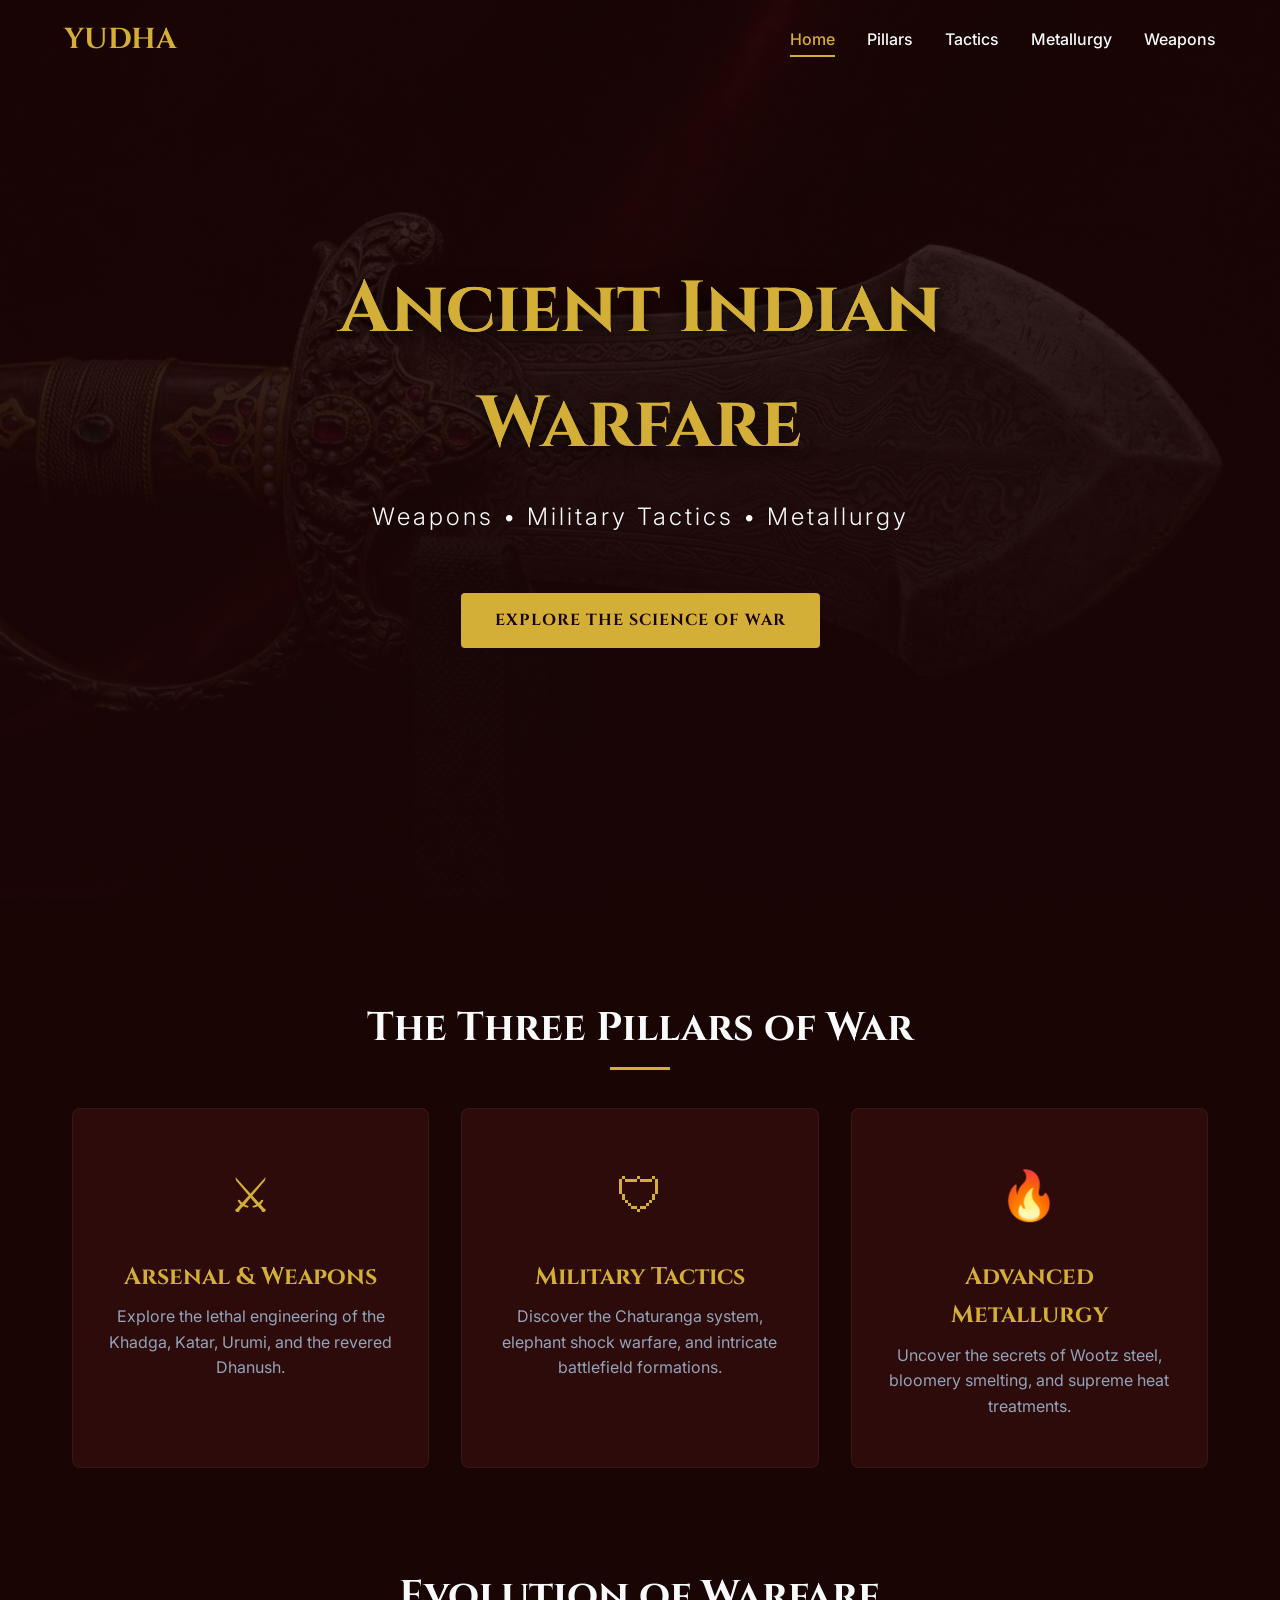
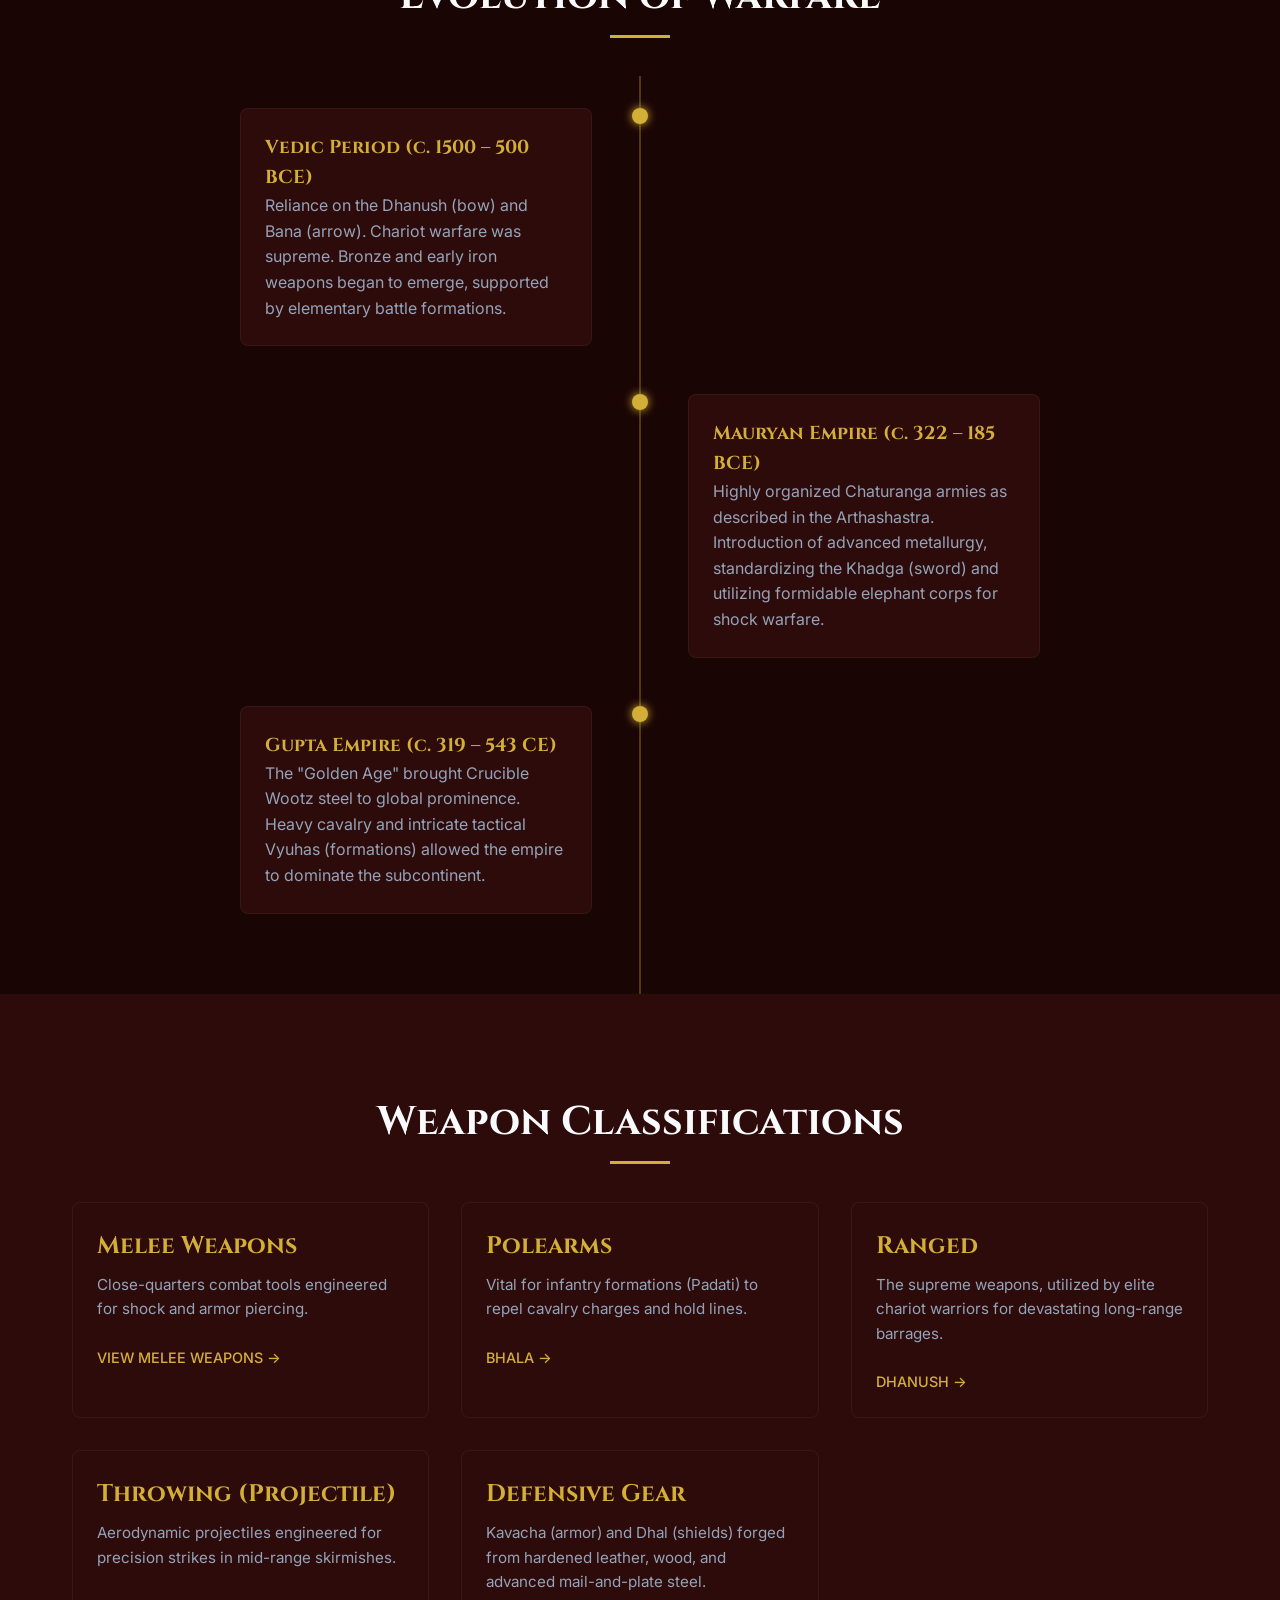
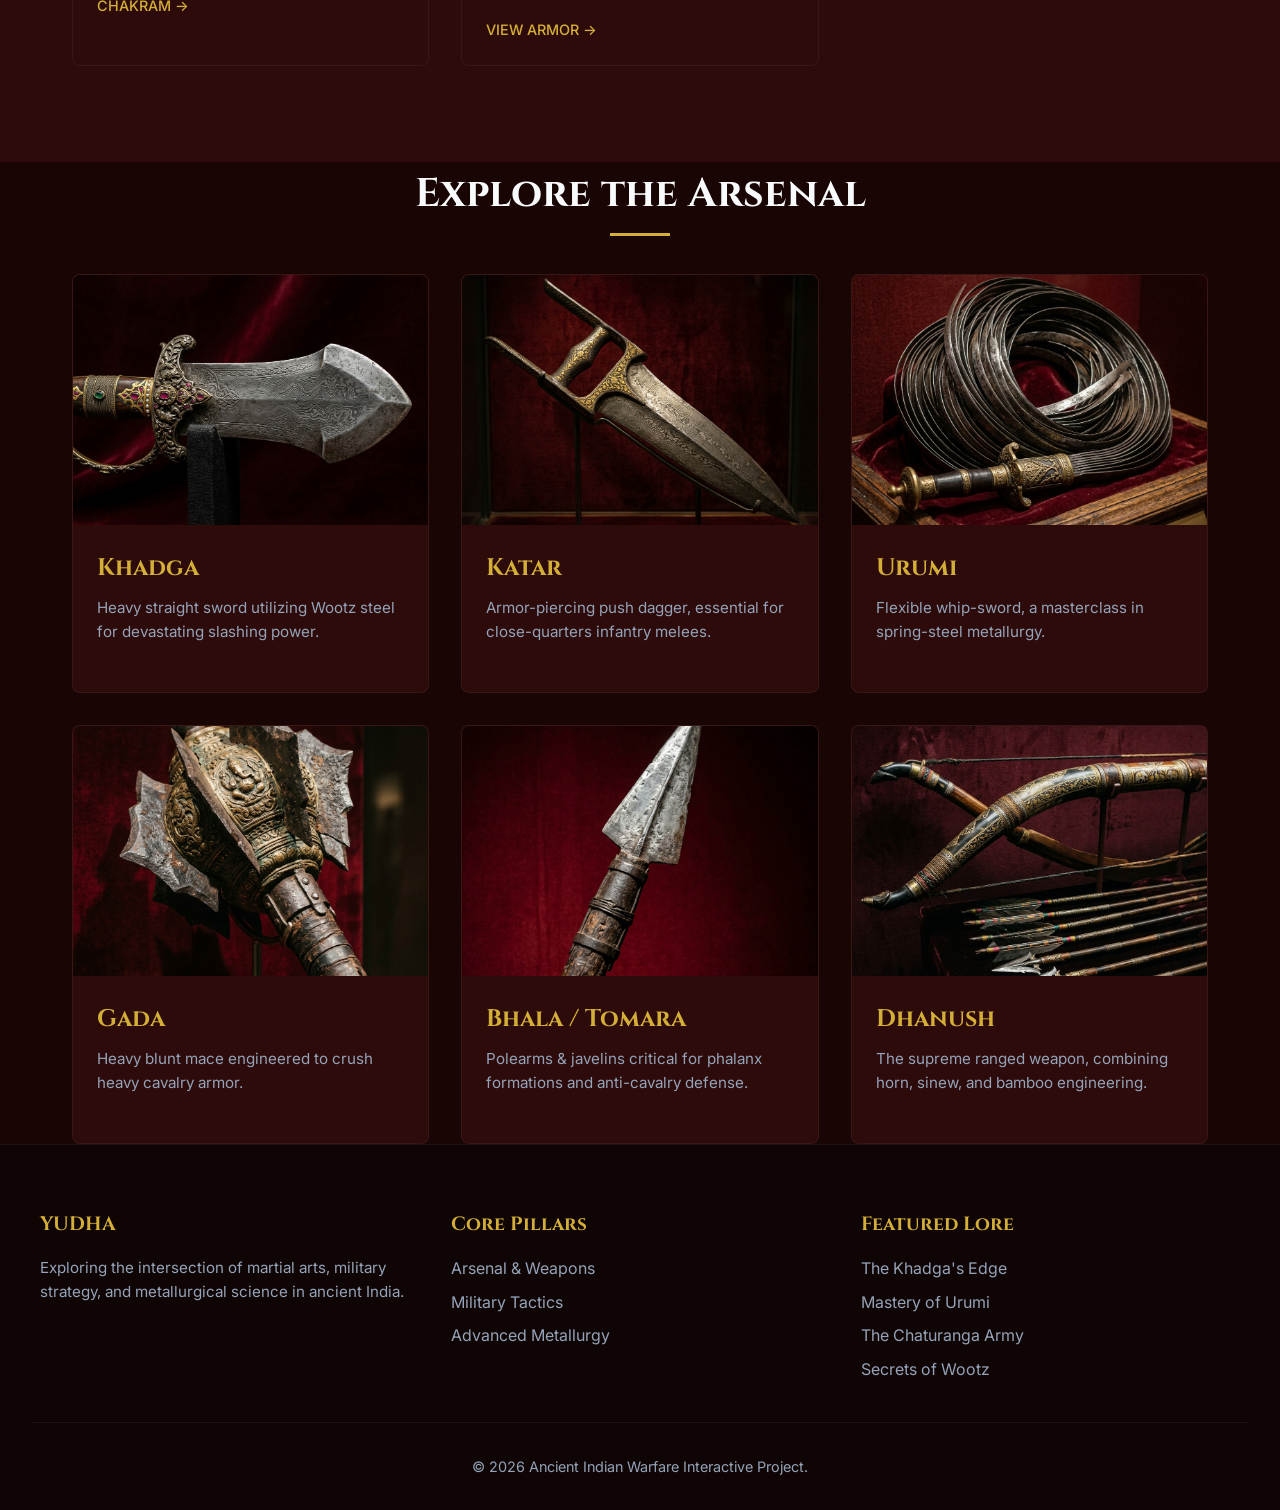
<file: ancient-indian-weapons/index.html>
<!DOCTYPE html>
<html lang="en">

<head>
  <meta charset="UTF-8">
  <meta name="viewport" content="width=device-width, initial-scale=1.0">
  <title>Ancient Indian Warfare | Weapons, Tactics &amp; Metallurgy</title>
  <meta name="description"
    content="Explore the historical weapons, complex military tactics, and advanced metallurgy of ancient India.">

  <link rel="preconnect" href="https://fonts.googleapis.com">
  <link rel="preconnect" href="https://fonts.gstatic.com" crossorigin="anonymous">
  <link
    href="https://fonts.googleapis.com/css2?family=Cinzel:wght@400;700&amp;family=Inter:wght@300;400;500;700&amp;display=swap"
    rel="stylesheet">

  <link href="https://unpkg.com/aos@2.3.1/dist/aos.css" rel="stylesheet">
  <link rel="stylesheet" href="./css/styles.css">
  <link rel="stylesheet" href="./css/animations.css">
</head>

<body>
  <div id="loader">
    <div class="spinner"></div>
  </div>

  <nav class="navbar">
    <a href="index.html" class="nav-brand glow-on-hover">YUDHA</a>
    <div class="hamburger">☰</div>
    <ul class="nav-links">
      <li><a href="index.html" class="nav-link active">Home</a></li>
      <li><a href="#pillars" class="nav-link">Pillars</a></li>
      <li><a href="tactics.html" class="nav-link">Tactics</a></li>
      <li><a href="metallurgy.html" class="nav-link">Metallurgy</a></li>
      <li><a href="weapons.html" class="nav-link">Weapons</a></li>
    </ul>
  </nav>

  <header class="hero">
    <div class="hero-content" data-aos="fade-up" data-aos-duration="1200">
      <h1 class="hero-title text-metallic">Ancient Indian Warfare</h1>
      <p class="hero-subtitle">Weapons &bull; Military Tactics &bull; Metallurgy</p>
      <a href="#pillars" class="btn btn-primary" style="margin-top: 1.5rem;">Explore the Science of War</a>
    </div>
  </header>

  <!-- Three Core Pillars -->
  <section id="pillars" class="container" style="padding-top: 6rem; padding-bottom: 3rem;">
    <h2 class="section-title" data-aos="fade-up">The Three Pillars of War</h2>
    <div class="grid-3">
      <a href="weapons.html" class="pillar-card" data-aos="fade-up" data-aos-delay="100">
        <div class="pillar-icon">&#x2694;</div>
        <h3 class="card-title">Arsenal &amp; Weapons</h3>
        <p class="text-muted">Explore the lethal engineering of the Khadga, Katar, Urumi, and the revered Dhanush.</p>
      </a>
      <a href="tactics.html" class="pillar-card" data-aos="fade-up" data-aos-delay="200">
        <div class="pillar-icon">&#x1F6E1;</div>
        <h3 class="card-title">Military Tactics</h3>
        <p class="text-muted">Discover the Chaturanga system, elephant shock warfare, and intricate battlefield
          formations.</p>
      </a>
      <a href="metallurgy.html" class="pillar-card" data-aos="fade-up" data-aos-delay="300">
        <div class="pillar-icon">&#x1F525;</div>
        <h3 class="card-title">Advanced Metallurgy</h3>
        <p class="text-muted">Uncover the secrets of Wootz steel, bloomery smelting, and supreme heat treatments.</p>
      </a>
    </div>
  </section>

  <!-- Timeline Section -->
  <section id="timeline" class="container" style="padding-top: 3rem;">
    <h2 class="section-title" data-aos="fade-up">Evolution of Warfare</h2>
    <div class="timeline">
      <div class="timeline-item" data-aos="fade-right">
        <div class="timeline-dot"></div>
        <div class="timeline-content">
          <h3 class="text-accent">Vedic Period (c. 1500 &ndash; 500 BCE)</h3>
          <p class="text-muted">Reliance on the Dhanush (bow) and Bana (arrow). Chariot warfare was supreme. Bronze and
            early iron weapons began to emerge, supported by elementary battle formations.</p>
        </div>
      </div>
      <div class="timeline-item" data-aos="fade-left">
        <div class="timeline-dot"></div>
        <div class="timeline-content">
          <h3 class="text-accent">Mauryan Empire (c. 322 &ndash; 185 BCE)</h3>
          <p class="text-muted">Highly organized Chaturanga armies as described in the Arthashastra. Introduction of
            advanced metallurgy, standardizing the Khadga (sword) and utilizing formidable elephant corps for shock
            warfare.</p>
        </div>
      </div>
      <div class="timeline-item" data-aos="fade-right">
        <div class="timeline-dot"></div>
        <div class="timeline-content">
          <h3 class="text-accent">Gupta Empire (c. 319 &ndash; 543 CE)</h3>
          <p class="text-muted">The "Golden Age" brought Crucible Wootz steel to global prominence. Heavy cavalry and
            intricate tactical Vyuhas (formations) allowed the empire to dominate the subcontinent.</p>
        </div>
      </div>
    </div>
  </section>

  <!-- Weapon Categories Section -->
  <section id="categories" style="background-color: var(--bg-secondary);">
    <div class="container">
      <h2 class="section-title" data-aos="fade-up">Weapon Classifications</h2>
      <div class="grid-3">
        <div class="card" data-aos="zoom-in" data-aos-delay="100">
          <div class="card-body">
            <h3 class="card-title">Melee Weapons</h3>
            <p class="card-text">Close-quarters combat tools engineered for shock and armor piercing.</p>
            <div style="display: flex; gap: 1rem; flex-wrap: wrap; margin-top: 1rem;">
              <a href="weapons/melee.html" class="text-accent glow-on-hover"
                style="font-weight: 500; font-size: 0.9rem; text-transform: uppercase;">View Melee Weapons &rarr;</a>
            </div>
          </div>
        </div>
        <div class="card" data-aos="zoom-in" data-aos-delay="200">
          <div class="card-body">
            <h3 class="card-title">Polearms</h3>
            <p class="card-text">Vital for infantry formations (Padati) to repel cavalry charges and hold lines.</p>
            <div style="display: flex; gap: 1rem; flex-wrap: wrap; margin-top: 1rem;">
              <a href="weapons/bhala.html" class="text-accent glow-on-hover"
                style="font-weight: 500; font-size: 0.9rem; text-transform: uppercase;">Bhala &rarr;</a>
            </div>
          </div>
        </div>
        <div class="card" data-aos="zoom-in" data-aos-delay="300">
          <div class="card-body">
            <h3 class="card-title">Ranged</h3>
            <p class="card-text">The supreme weapons, utilized by elite chariot warriors for devastating long-range
              barrages.</p>
            <div style="display: flex; gap: 1rem; flex-wrap: wrap; margin-top: 1rem;">
              <a href="weapons/dhanush.html" class="text-accent glow-on-hover"
                style="font-weight: 500; font-size: 0.9rem; text-transform: uppercase;">Dhanush &rarr;</a>
            </div>
          </div>
        </div>
        <div class="card" data-aos="zoom-in" data-aos-delay="400">
          <div class="card-body">
            <h3 class="card-title">Throwing (Projectile)</h3>
            <p class="card-text">Aerodynamic projectiles engineered for precision strikes in mid-range skirmishes.</p>
            <div style="display: flex; gap: 1rem; flex-wrap: wrap; margin-top: 1rem;">
              <a href="weapons/chakram.html" class="text-accent glow-on-hover"
                style="font-weight: 500; font-size: 0.9rem; text-transform: uppercase;">Chakram &rarr;</a>
            </div>
          </div>
        </div>
        <div class="card" data-aos="zoom-in" data-aos-delay="500">
          <div class="card-body">
            <h3 class="card-title">Defensive Gear</h3>
            <p class="card-text">Kavacha (armor) and Dhal (shields) forged from hardened leather, wood, and advanced
              mail-and-plate steel.</p>
            <div style="display: flex; gap: 1rem; flex-wrap: wrap; margin-top: 1rem;">
              <a href="weapons/armor.html" class="text-accent glow-on-hover"
                style="font-weight: 500; font-size: 0.9rem; text-transform: uppercase;">View Armor &rarr;</a>
            </div>
          </div>
        </div>
      </div>
    </div>
  </section>

  <!-- Featured Arsenal -->
  <section id="featured" class="container">
    <h2 class="section-title" data-aos="fade-up">Explore the Arsenal</h2>
    <div class="grid-3">
      <a href="weapons/khadga.html" class="card" data-aos="fade-up" data-aos-delay="100">
        <div class="card-img-wrapper"><img src="assets/images/khadga.png" alt="Khadga Sword" class="card-img"></div>
        <div class="card-body">
          <h3 class="card-title">Khadga</h3>
          <p class="card-text">Heavy straight sword utilizing Wootz steel for devastating slashing power.</p>
        </div>
      </a>
      <a href="weapons/katar.html" class="card" data-aos="fade-up" data-aos-delay="200">
        <div class="card-img-wrapper"><img src="assets/images/katar.png" alt="Katar Dagger" class="card-img"></div>
        <div class="card-body">
          <h3 class="card-title">Katar</h3>
          <p class="card-text">Armor-piercing push dagger, essential for close-quarters infantry melees.</p>
        </div>
      </a>
      <a href="weapons/urumi.html" class="card" data-aos="fade-up" data-aos-delay="300">
        <div class="card-img-wrapper"><img src="assets/images/urumi.png" alt="Urumi" class="card-img"></div>
        <div class="card-body">
          <h3 class="card-title">Urumi</h3>
          <p class="card-text">Flexible whip-sword, a masterclass in spring-steel metallurgy.</p>
        </div>
      </a>
      <a href="weapons/gada.html" class="card" data-aos="fade-up" data-aos-delay="100">
        <div class="card-img-wrapper"><img src="assets/images/gada.png" alt="Gada Mace" class="card-img"></div>
        <div class="card-body">
          <h3 class="card-title">Gada</h3>
          <p class="card-text">Heavy blunt mace engineered to crush heavy cavalry armor.</p>
        </div>
      </a>
      <a href="weapons/bhala.html" class="card" data-aos="fade-up" data-aos-delay="200">
        <div class="card-img-wrapper"><img src="assets/images/bhala.png" alt="Bhala Spear" class="card-img"></div>
        <div class="card-body">
          <h3 class="card-title">Bhala / Tomara</h3>
          <p class="card-text">Polearms &amp; javelins critical for phalanx formations and anti-cavalry defense.</p>
        </div>
      </a>
      <a href="weapons/dhanush.html" class="card" data-aos="fade-up" data-aos-delay="300">
        <div class="card-img-wrapper"><img src="assets/images/dhanush.png" alt="Dhanush Bow" class="card-img"></div>
        <div class="card-body">
          <h3 class="card-title">Dhanush</h3>
          <p class="card-text">The supreme ranged weapon, combining horn, sinew, and bamboo engineering.</p>
        </div>
      </a>
  </section>

  <!-- Footer -->
  <footer>
    <div class="footer-content">
      <div class="footer-col">
        <h3 class="footer-title">YUDHA</h3>
        <p class="text-muted" style="font-size: 0.95rem;">Exploring the intersection of martial arts, military strategy,
          and metallurgical science in ancient India.</p>
      </div>
      <div class="footer-col">
        <h3 class="footer-title">Core Pillars</h3>
        <ul class="footer-links">
          <li><a href="weapons.html">Arsenal &amp; Weapons</a></li>
          <li><a href="tactics.html">Military Tactics</a></li>
          <li><a href="metallurgy.html">Advanced Metallurgy</a></li>
        </ul>
      </div>
      <div class="footer-col">
        <h3 class="footer-title">Featured Lore</h3>
        <ul class="footer-links">
          <li><a href="weapons/khadga.html">The Khadga's Edge</a></li>
          <li><a href="weapons/urumi.html">Mastery of Urumi</a></li>
          <li><a href="tactics.html">The Chaturanga Army</a></li>
          <li><a href="metallurgy.html">Secrets of Wootz</a></li>
        </ul>
      </div>
    </div>
    <div class="footer-bottom">
      &copy; 2026 Ancient Indian Warfare Interactive Project.
    </div>
  </footer>

  <button id="backToTop" class="back-to-top" title="Back to Top">&uarr;</button>

  <script src="https://unpkg.com/aos@2.3.1/dist/aos.js"></script>
  <script src="./js/scroll-animations.js"></script>
  <script src="./js/main.js"></script>
</body>

</html>
</file>
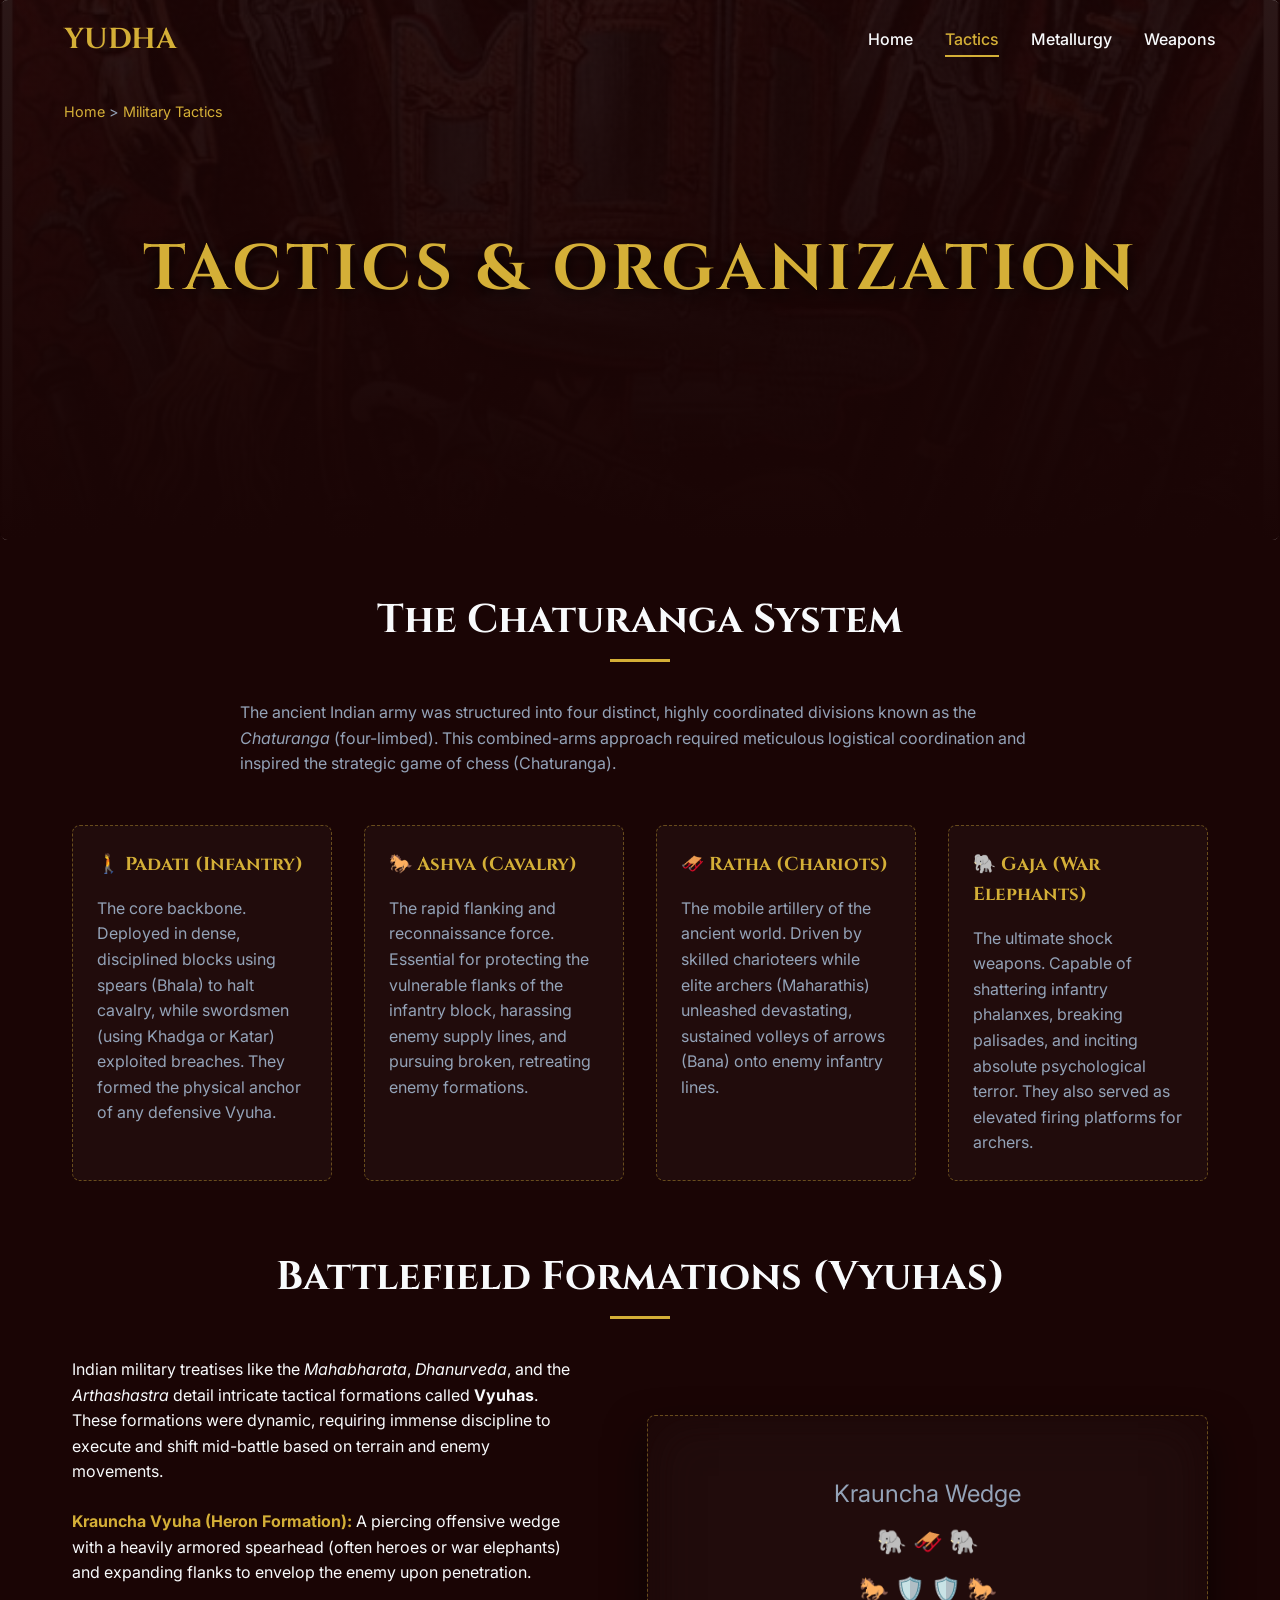
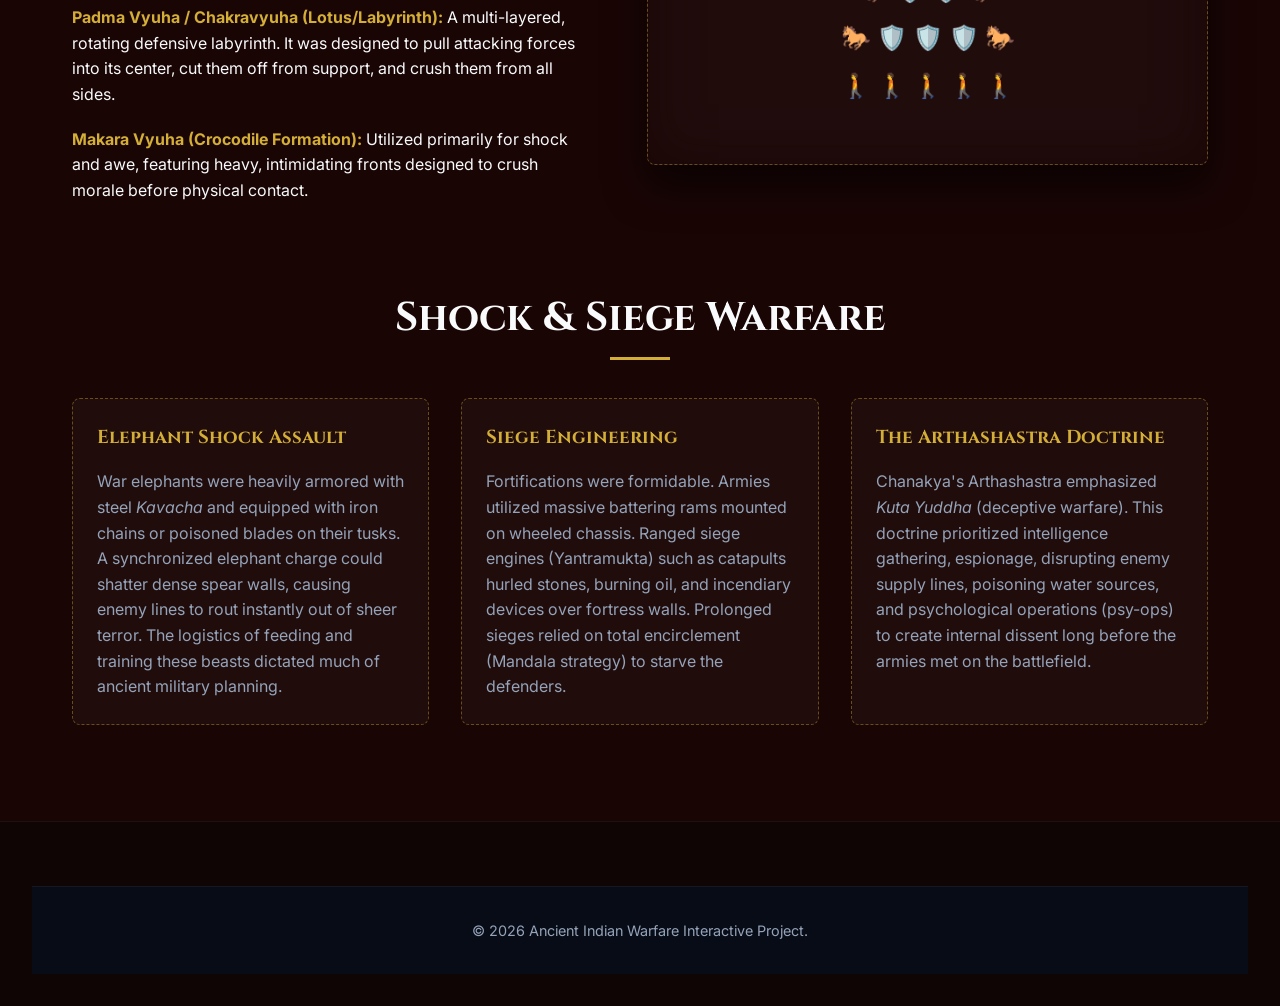
<file: ancient-indian-weapons/tactics.html>
<!DOCTYPE html>
<html lang="en">
<head>
  <meta charset="UTF-8">
  <meta name="viewport" content="width=device-width, initial-scale=1.0">
  <title>Military Tactics & Organization | Ancient Indian Warfare</title>
  <meta name="description" content="Discover the Chaturanga system, ancient military tactics, elephant shock warfare, and the strategies of the Arthashastra.">
  
  <link rel="preconnect" href="https://fonts.googleapis.com">
  <link rel="preconnect" href="https://fonts.gstatic.com" crossorigin>
  <link href="https://fonts.googleapis.com/css2?family=Cinzel:wght@400;700&family=Inter:wght@300;400;500;700&display=swap" rel="stylesheet">
  
  <link href="https://unpkg.com/aos@2.3.1/dist/aos.css" rel="stylesheet">
  <link rel="stylesheet" href="./css/styles.css">
  <link rel="stylesheet" href="./css/animations.css">
</head>
<body>
  <div id="loader"><div class="spinner"></div></div>

  <nav class="navbar">
    <a href="index.html" class="nav-brand glow-on-hover">YUDHA</a>
    <div class="hamburger">☰</div>
    <ul class="nav-links">
      <li><a href="index.html" class="nav-link">Home</a></li>
      <li><a href="tactics.html" class="nav-link active">Tactics</a></li>
      <li><a href="metallurgy.html" class="nav-link">Metallurgy</a></li>
      <li><a href="weapons.html" class="nav-link">Weapons</a></li>
    </ul>
  </nav>

  <header class="weapon-header parallax-bg war-map">
    <div class="breadcrumb" style="z-index: 2;"><a href="index.html">Home</a> &gt; <span class="text-accent">Military Tactics</span></div>
    <h1 class="weapon-title" data-aos="zoom-in" data-aos-duration="1000" style="z-index: 2;">Tactics & Organization</h1>
  </header>

  <main class="container" style="padding-bottom: 6rem;">
    <!-- Chaturanga System -->
    <section data-aos="fade-up" style="padding: 0 0 4rem 0;">
      <h2 class="section-title">The Chaturanga System</h2>
      <p class="text-center text-muted" style="max-width: 800px; margin: 0 auto 3rem;">The ancient Indian army was structured into four distinct, highly coordinated divisions known as the <em>Chaturanga</em> (four-limbed). This combined-arms approach required meticulous logistical coordination and inspired the strategic game of chess (Chaturanga).</p>
      
      <div class="grid-3" style="grid-template-columns: repeat(auto-fit, minmax(250px, 1fr));">
        <div class="diagram-box card-metallic" data-aos="fade-up" data-aos-delay="100">
          <h3 class="text-accent" style="margin-bottom: 1rem;">🚶 Padati (Infantry)</h3>
          <p class="text-muted">The core backbone. Deployed in dense, disciplined blocks using spears (Bhala) to halt cavalry, while swordsmen (using Khadga or Katar) exploited breaches. They formed the physical anchor of any defensive Vyuha.</p>
        </div>
        <div class="diagram-box card-metallic" data-aos="fade-up" data-aos-delay="200">
          <h3 class="text-accent" style="margin-bottom: 1rem;">🐎 Ashva (Cavalry)</h3>
          <p class="text-muted">The rapid flanking and reconnaissance force. Essential for protecting the vulnerable flanks of the infantry block, harassing enemy supply lines, and pursuing broken, retreating enemy formations.</p>
        </div>
        <div class="diagram-box card-metallic" data-aos="fade-up" data-aos-delay="300">
          <h3 class="text-accent" style="margin-bottom: 1rem;">🛷 Ratha (Chariots)</h3>
          <p class="text-muted">The mobile artillery of the ancient world. Driven by skilled charioteers while elite archers (Maharathis) unleashed devastating, sustained volleys of arrows (Bana) onto enemy infantry lines.</p>
        </div>
        <div class="diagram-box card-metallic" data-aos="fade-up" data-aos-delay="400">
          <h3 class="text-accent" style="margin-bottom: 1rem;">🐘 Gaja (War Elephants)</h3>
          <p class="text-muted">The ultimate shock weapons. Capable of shattering infantry phalanxes, breaking palisades, and inciting absolute psychological terror. They also served as elevated firing platforms for archers.</p>
        </div>
      </div>
    </section>

    <!-- Battlefield Tactics -->
    <section data-aos="fade-up" style="padding: 0 0 4rem 0;">
      <h2 class="section-title">Battlefield Formations (Vyuhas)</h2>
      <div class="split-layout">
        <div class="split-text">
          <p>Indian military treatises like the <em>Mahabharata</em>, <em>Dhanurveda</em>, and the <em>Arthashastra</em> detail intricate tactical formations called <strong>Vyuhas</strong>. These formations were dynamic, requiring immense discipline to execute and shift mid-battle based on terrain and enemy movements.</p>
          <ul style="list-style: none; padding: 0; margin-top: 1.5rem;">
            <li style="margin-bottom: 1.2rem;"><strong class="text-accent">Krauncha Vyuha (Heron Formation):</strong> A piercing offensive wedge with a heavily armored spearhead (often heroes or war elephants) and expanding flanks to envelop the enemy upon penetration.</li>
            <li style="margin-bottom: 1.2rem;"><strong class="text-accent">Padma Vyuha / Chakravyuha (Lotus/Labyrinth):</strong> A multi-layered, rotating defensive labyrinth. It was designed to pull attacking forces into its center, cut them off from support, and crush them from all sides.</li>
            <li style="margin-bottom: 1.2rem;"><strong class="text-accent">Makara Vyuha (Crocodile Formation):</strong> Utilized primarily for shock and awe, featuring heavy, intimidating fronts designed to crush morale before physical contact.</li>
          </ul>
        </div>
        <div class="split-img diagram-box card-metallic" style="text-align: center; display: flex; align-items: center; justify-content: center; height: 350px;">
          <div style="font-size: 1.5rem; line-height: 2;">
            <span style="color: var(--text-muted);">Krauncha Wedge</span><br>
            <span style="color: var(--accent);">🐘 🛷 🐘</span><br>
            <span style="color: #cbd5e1;">🐎 🛡️ 🛡️ 🐎</span><br>
            <span style="color: #94a3b8;">🐎 🛡️ 🛡️ 🛡️ 🐎</span><br>
            <span style="color: #64748b;">🚶 🚶 🚶 🚶 🚶</span>
          </div>
        </div>
      </div>
    </section>

    <!-- Elephant & Siege Warfare -->
    <section data-aos="fade-up" style="padding: 0;">
      <h2 class="section-title">Shock & Siege Warfare</h2>
      <div class="grid-3">
        <div class="diagram-box" data-aos="zoom-in">
          <h3 class="text-accent" style="margin-bottom: 1rem;">Elephant Shock Assault</h3>
          <p class="text-muted">War elephants were heavily armored with steel <em>Kavacha</em> and equipped with iron chains or poisoned blades on their tusks. A synchronized elephant charge could shatter dense spear walls, causing enemy lines to rout instantly out of sheer terror. The logistics of feeding and training these beasts dictated much of ancient military planning.</p>
        </div>
        <div class="diagram-box" data-aos="zoom-in" data-aos-delay="100">
          <h3 class="text-accent" style="margin-bottom: 1rem;">Siege Engineering</h3>
          <p class="text-muted">Fortifications were formidable. Armies utilized massive battering rams mounted on wheeled chassis. Ranged siege engines (Yantramukta) such as catapults hurled stones, burning oil, and incendiary devices over fortress walls. Prolonged sieges relied on total encirclement (Mandala strategy) to starve the defenders.</p>
        </div>
        <div class="diagram-box" data-aos="zoom-in" data-aos-delay="200">
          <h3 class="text-accent" style="margin-bottom: 1rem;">The Arthashastra Doctrine</h3>
          <p class="text-muted">Chanakya's Arthashastra emphasized <em>Kuta Yuddha</em> (deceptive warfare). This doctrine prioritized intelligence gathering, espionage, disrupting enemy supply lines, poisoning water sources, and psychological operations (psy-ops) to create internal dissent long before the armies met on the battlefield.</p>
        </div>
      </div>
    </section>
  </main>

  <!-- Footer -->
  <footer>
    <div class="footer-bottom" style="margin-top: 0; padding: 2rem; text-align: center; color: var(--text-muted); border-top: 1px solid rgba(255,255,255,0.05); background: #080c17;">
      &copy; 2026 Ancient Indian Warfare Interactive Project.
    </div>
  </footer>

  <button id="backToTop" class="back-to-top" title="Back to Top">&uarr;</button>

  <script src="https://unpkg.com/aos@2.3.1/dist/aos.js"></script>
  <script src="./js/scroll-animations.js"></script>
  <script src="./js/main.js"></script>
</body>
</html>
</file>
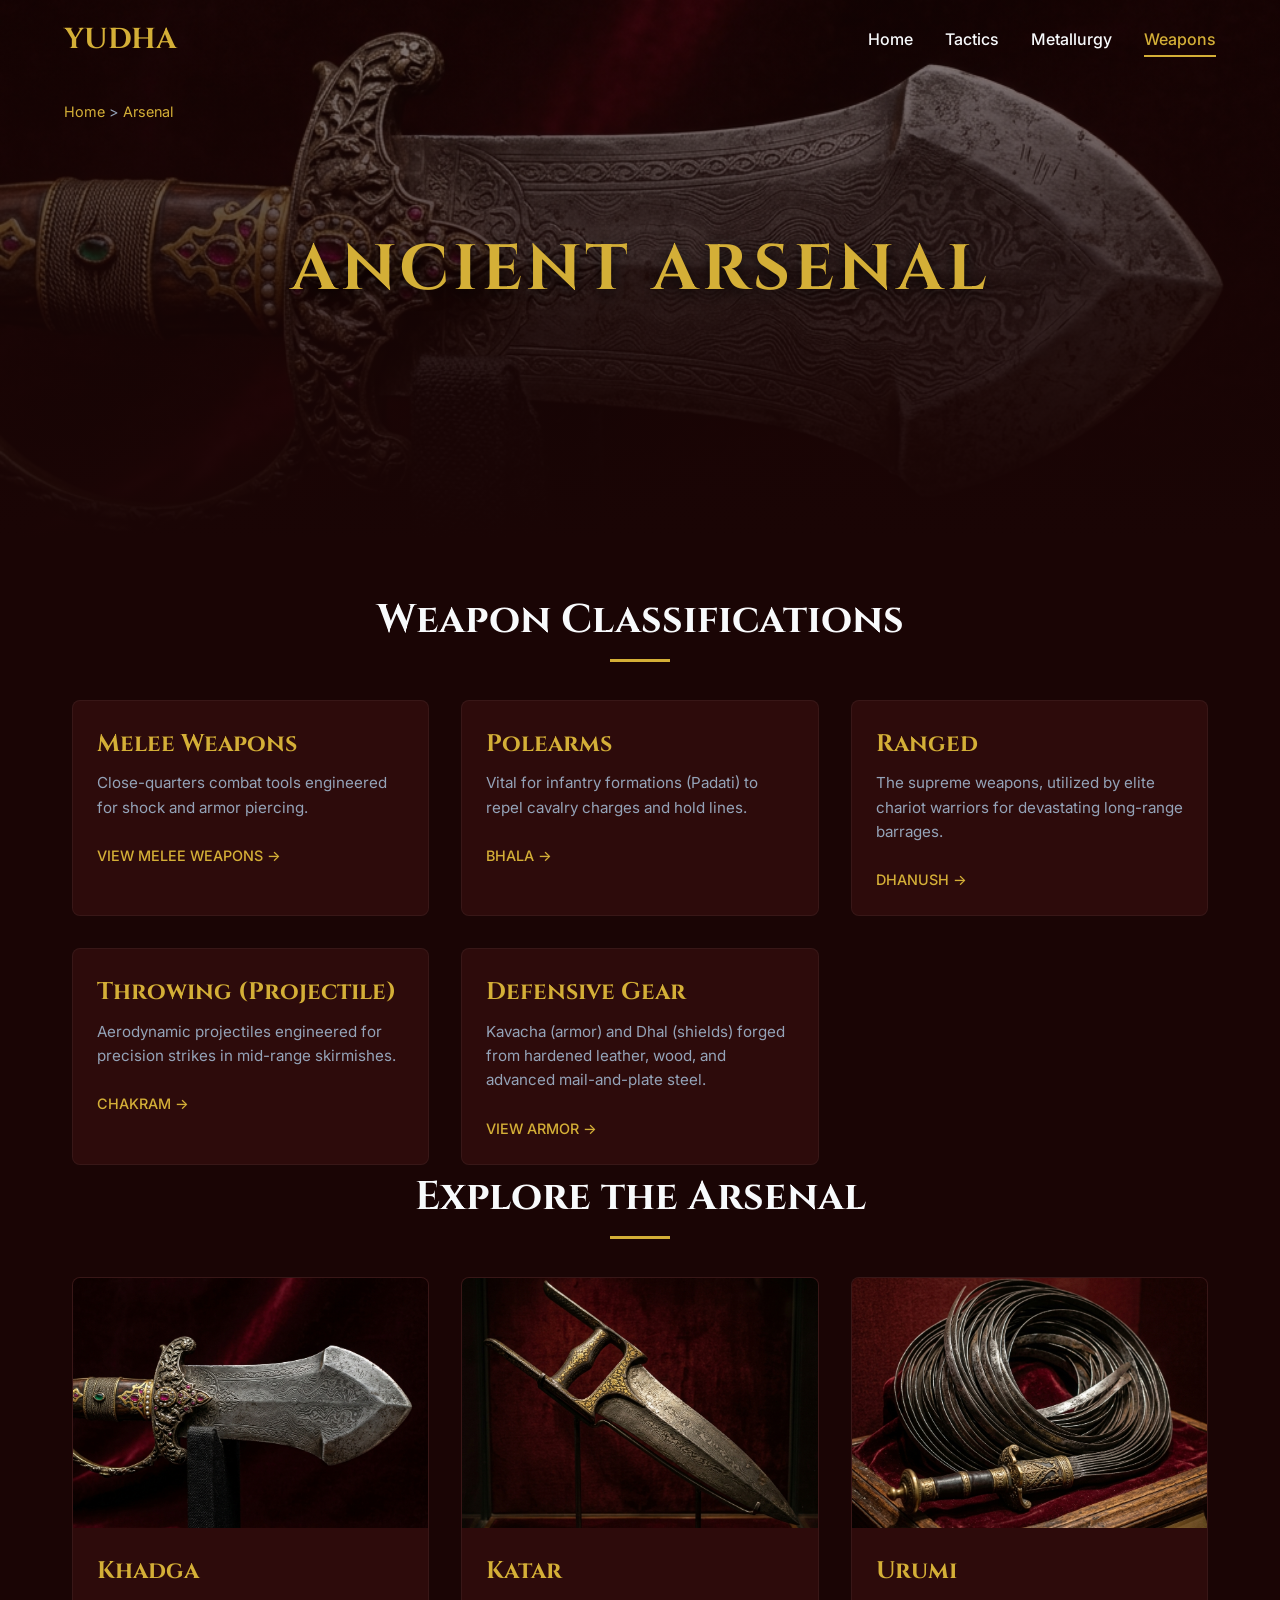
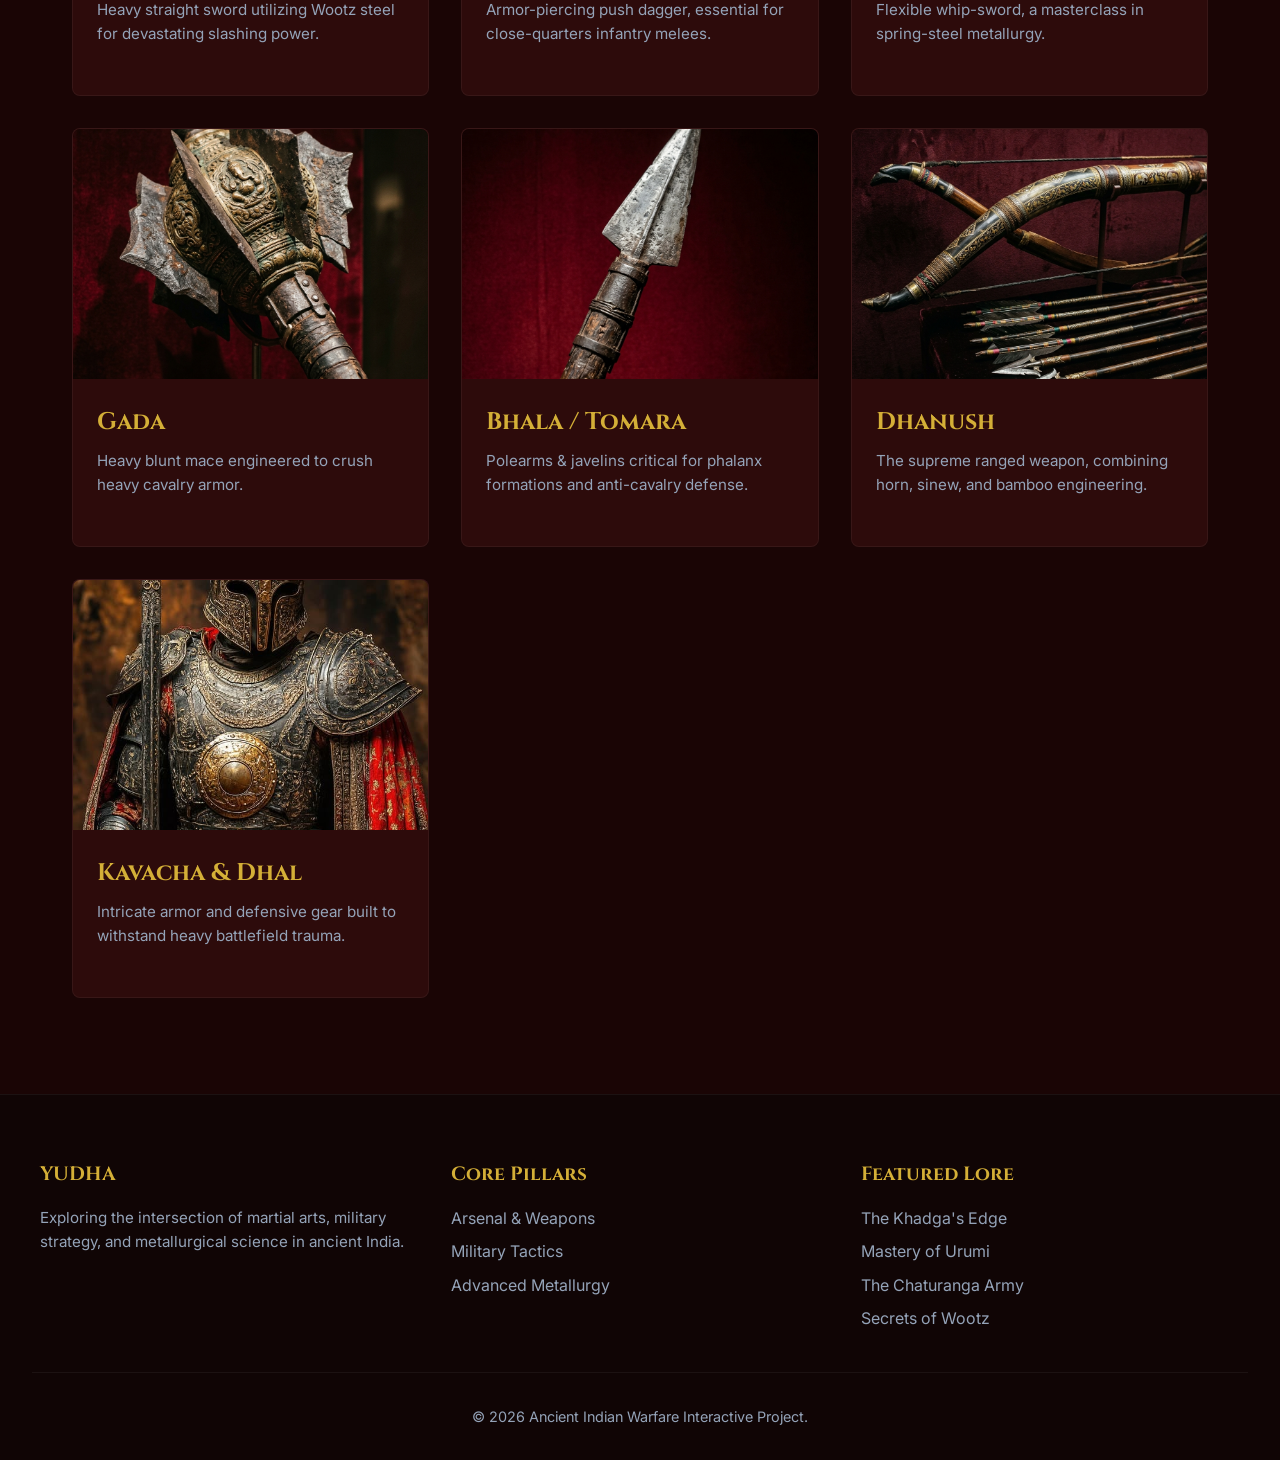
<file: ancient-indian-weapons/weapons.html>
<!DOCTYPE html>
<html lang="en">

<head>
  <meta charset="UTF-8">
  <meta name="viewport" content="width=device-width, initial-scale=1.0">
  <title>Arsenal & Weapons | Ancient Indian Warfare</title>
  <meta name="description"
    content="Explore the deadly ancient Indian arsenal, from the Wootz steel Khadga to the tactical Dhanush.">

  <link rel="preconnect" href="https://fonts.googleapis.com">
  <link rel="preconnect" href="https://fonts.gstatic.com" crossorigin>
  <link
    href="https://fonts.googleapis.com/css2?family=Cinzel:wght@400;700&family=Inter:wght@300;400;500;700&display=swap"
    rel="stylesheet">

  <link href="https://unpkg.com/aos@2.3.1/dist/aos.css" rel="stylesheet">
  <link rel="stylesheet" href="./css/styles.css">
  <link rel="stylesheet" href="./css/animations.css">
</head>

<body>
  <div id="loader">
    <div class="spinner"></div>
  </div>

  <nav class="navbar">
    <a href="index.html" class="nav-brand glow-on-hover">YUDHA</a>
    <div class="hamburger">☰</div>
    <ul class="nav-links">
      <li><a href="index.html" class="nav-link">Home</a></li>
      <li><a href="tactics.html" class="nav-link">Tactics</a></li>
      <li><a href="metallurgy.html" class="nav-link">Metallurgy</a></li>
      <li><a href="weapons.html" class="nav-link active">Weapons</a></li>
    </ul>
  </nav>

  <header class="weapon-header parallax-bg" style="background-image: url('assets/images/hero-bg.jpg');">
    <div class="breadcrumb" style="z-index: 2;"><a href="index.html">Home</a> &gt; <span
        class="text-accent">Arsenal</span></div>
    <h1 class="weapon-title" data-aos="zoom-in" data-aos-duration="1000" style="z-index: 2;">Ancient Arsenal</h1>
  </header>

  <main style="padding-bottom: 6rem;">
    <!-- Weapon Categories -->
    <section class="container" style="padding-top: 0;">
      <h2 class="section-title" data-aos="fade-up">Weapon Classifications</h2>
      <div class="grid-3">
        <div class="card" data-aos="zoom-in" data-aos-delay="100">
          <div class="card-body">
            <h3 class="card-title">Melee Weapons</h3>
            <p class="card-text">Close-quarters combat tools engineered for shock and armor piercing.</p>
            <div style="display: flex; gap: 1rem; flex-wrap: wrap; margin-top: 1rem;">
              <a href="weapons/melee.html" class="text-accent glow-on-hover"
                style="font-weight: 500; font-size: 0.9rem; text-transform: uppercase;">View Melee Weapons &rarr;</a>
            </div>
          </div>
        </div>
        <div class="card" data-aos="zoom-in" data-aos-delay="200">
          <div class="card-body">
            <h3 class="card-title">Polearms</h3>
            <p class="card-text">Vital for infantry formations (Padati) to repel cavalry charges and hold lines.</p>
            <div style="display: flex; gap: 1rem; flex-wrap: wrap; margin-top: 1rem;">
              <a href="weapons/bhala.html" class="text-accent glow-on-hover"
                style="font-weight: 500; font-size: 0.9rem; text-transform: uppercase;">Bhala &rarr;</a>
            </div>
          </div>
        </div>
        <div class="card" data-aos="zoom-in" data-aos-delay="300">
          <div class="card-body">
            <h3 class="card-title">Ranged</h3>
            <p class="card-text">The supreme weapons, utilized by elite chariot warriors for devastating long-range
              barrages.</p>
            <div style="display: flex; gap: 1rem; flex-wrap: wrap; margin-top: 1rem;">
              <a href="weapons/dhanush.html" class="text-accent glow-on-hover"
                style="font-weight: 500; font-size: 0.9rem; text-transform: uppercase;">Dhanush &rarr;</a>
            </div>
          </div>
        </div>
        <div class="card" data-aos="zoom-in" data-aos-delay="400">
          <div class="card-body">
            <h3 class="card-title">Throwing (Projectile)</h3>
            <p class="card-text">Aerodynamic projectiles engineered for precision strikes in mid-range skirmishes.</p>
            <div style="display: flex; gap: 1rem; flex-wrap: wrap; margin-top: 1rem;">
              <a href="weapons/chakram.html" class="text-accent glow-on-hover"
                style="font-weight: 500; font-size: 0.9rem; text-transform: uppercase;">Chakram &rarr;</a>
            </div>
          </div>
        </div>
        <div class="card" data-aos="zoom-in" data-aos-delay="500">
          <div class="card-body">
            <h3 class="card-title">Defensive Gear</h3>
            <p class="card-text">Kavacha (armor) and Dhal (shields) forged from hardened leather, wood, and advanced
              mail-and-plate steel.</p>
            <div style="display: flex; gap: 1rem; flex-wrap: wrap; margin-top: 1rem;">
              <a href="weapons/armor.html" class="text-accent glow-on-hover"
                style="font-weight: 500; font-size: 0.9rem; text-transform: uppercase;">View Armor &rarr;</a>
            </div>
          </div>
        </div>
      </div>
    </section>

    <!-- Featured Arsenal -->
    <section class="container" style="padding-top: 0;">
      <h2 class="section-title" data-aos="fade-up">Explore the Arsenal</h2>
      <div class="grid-3">
        <a href="weapons/khadga.html" class="card" data-aos="fade-up" data-aos-delay="100">
          <div class="card-img-wrapper"><img src="assets/images/khadga.png" alt="Khadga Sword" class="card-img"></div>
          <div class="card-body">
            <h3 class="card-title">Khadga</h3>
            <p class="card-text">Heavy straight sword utilizing Wootz steel for devastating slashing power.</p>
          </div>
        </a>
        <a href="weapons/katar.html" class="card" data-aos="fade-up" data-aos-delay="200">
          <div class="card-img-wrapper"><img src="assets/images/katar.png" alt="Katar Dagger" class="card-img"></div>
          <div class="card-body">
            <h3 class="card-title">Katar</h3>
            <p class="card-text">Armor-piercing push dagger, essential for close-quarters infantry melees.</p>
          </div>
        </a>
        <a href="weapons/urumi.html" class="card" data-aos="fade-up" data-aos-delay="300">
          <div class="card-img-wrapper"><img src="assets/images/urumi.png" alt="Urumi" class="card-img"></div>
          <div class="card-body">
            <h3 class="card-title">Urumi</h3>
            <p class="card-text">Flexible whip-sword, a masterclass in spring-steel metallurgy.</p>
          </div>
        </a>
        <a href="weapons/gada.html" class="card" data-aos="fade-up" data-aos-delay="100">
          <div class="card-img-wrapper"><img src="assets/images/gada.png" alt="Gada Mace" class="card-img"></div>
          <div class="card-body">
            <h3 class="card-title">Gada</h3>
            <p class="card-text">Heavy blunt mace engineered to crush heavy cavalry armor.</p>
          </div>
        </a>
        <a href="weapons/bhala.html" class="card" data-aos="fade-up" data-aos-delay="200">
          <div class="card-img-wrapper"><img src="assets/images/bhala.png" alt="Bhala Spear" class="card-img"></div>
          <div class="card-body">
            <h3 class="card-title">Bhala / Tomara</h3>
            <p class="card-text">Polearms &amp; javelins critical for phalanx formations and anti-cavalry defense.</p>
          </div>
        </a>
        <a href="weapons/dhanush.html" class="card" data-aos="fade-up" data-aos-delay="300">
          <div class="card-img-wrapper"><img src="assets/images/dhanush.png" alt="Dhanush Bow" class="card-img"></div>
          <div class="card-body">
            <h3 class="card-title">Dhanush</h3>
            <p class="card-text">The supreme ranged weapon, combining horn, sinew, and bamboo engineering.</p>
          </div>
        </a>
        <a href="weapons/armor.html" class="card" data-aos="fade-up" data-aos-delay="400">
          <div class="card-img-wrapper"><img src="assets/images/armor.jpeg" alt="Ancient Indian Armor" class="card-img">
          </div>
          <div class="card-body">
            <h3 class="card-title">Kavacha &amp; Dhal</h3>
            <p class="card-text">Intricate armor and defensive gear built to withstand heavy battlefield trauma.</p>
          </div>
        </a>
      </div>
    </section>
  </main>

  <footer>
    <div class="footer-content">
      <div class="footer-col">
        <h3 class="footer-title">YUDHA</h3>
        <p class="text-muted" style="font-size: 0.95rem;">Exploring the intersection of martial arts, military strategy,
          and metallurgical science in ancient India.</p>
      </div>
      <div class="footer-col">
        <h3 class="footer-title">Core Pillars</h3>
        <ul class="footer-links">
          <li><a href="weapons.html">Arsenal &amp; Weapons</a></li>
          <li><a href="tactics.html">Military Tactics</a></li>
          <li><a href="metallurgy.html">Advanced Metallurgy</a></li>
        </ul>
      </div>
      <div class="footer-col">
        <h3 class="footer-title">Featured Lore</h3>
        <ul class="footer-links">
          <li><a href="weapons/khadga.html">The Khadga's Edge</a></li>
          <li><a href="weapons/urumi.html">Mastery of Urumi</a></li>
          <li><a href="tactics.html">The Chaturanga Army</a></li>
          <li><a href="metallurgy.html">Secrets of Wootz</a></li>
        </ul>
      </div>
    </div>
    <div class="footer-bottom">
      &copy; 2026 Ancient Indian Warfare Interactive Project.
    </div>
  </footer>

  <button id="backToTop" class="back-to-top" title="Back to Top">&uarr;</button>

  <script src="https://unpkg.com/aos@2.3.1/dist/aos.js"></script>
  <script src="./js/scroll-animations.js"></script>
  <script src="./js/main.js"></script>
</body>

</html>
</file>
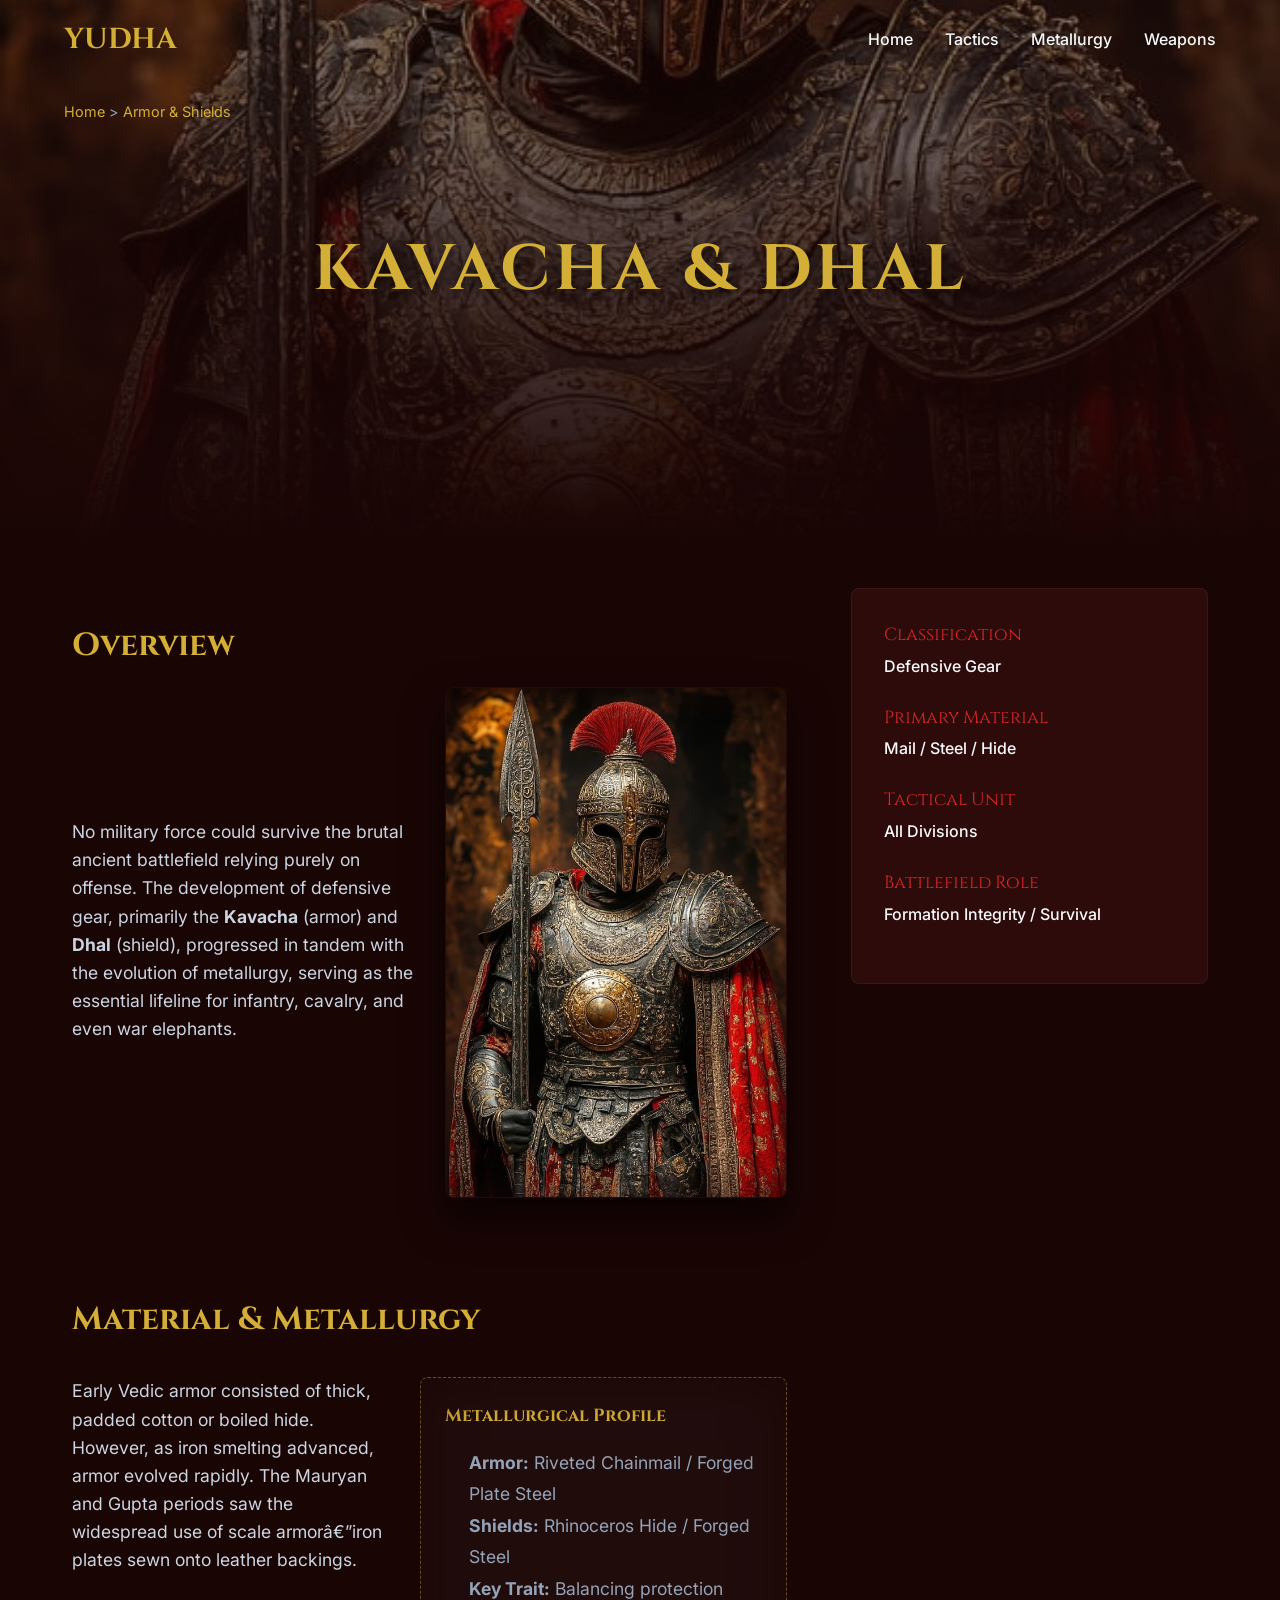
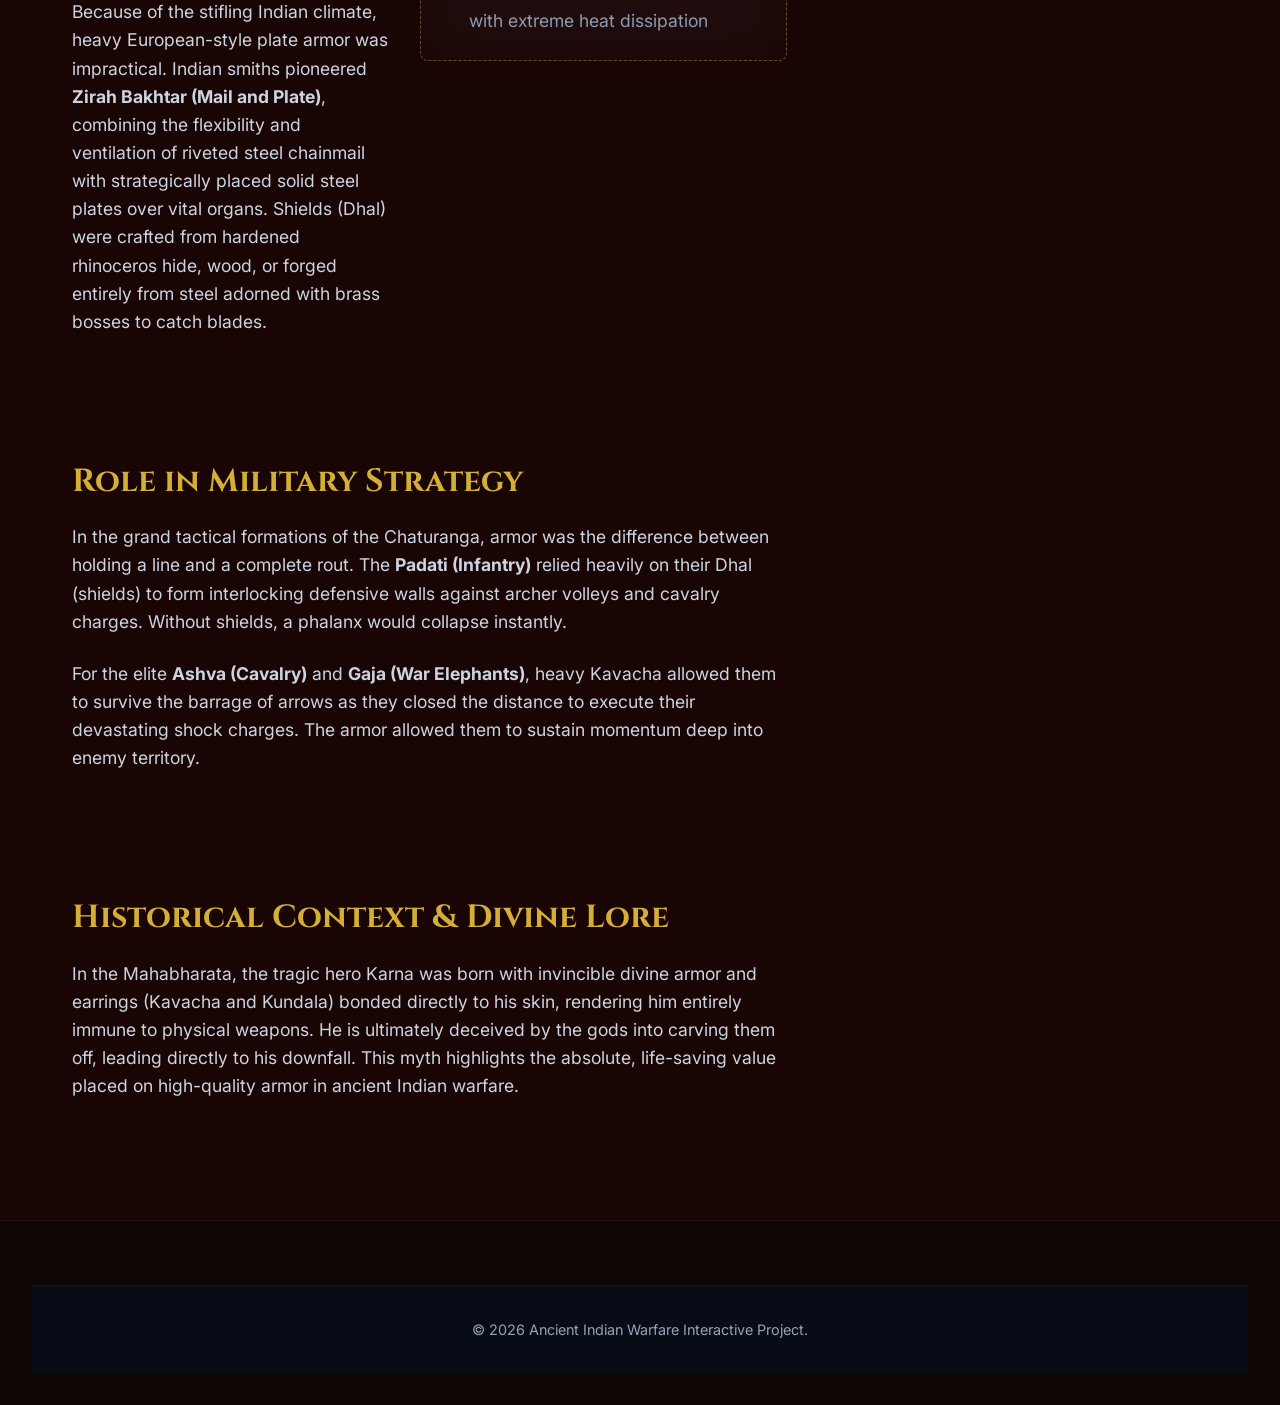
<file: ancient-indian-weapons/weapons/armor.html>
<!DOCTYPE html>
<html lang="en">
<head>
  <meta charset="UTF-8">
  <meta name="viewport" content="width=device-width, initial-scale=1.0">
  <title>Defensive Gear & Armor | Ancient Indian Weapons</title>
  
  <link rel="preconnect" href="https://fonts.googleapis.com">
  <link rel="preconnect" href="https://fonts.gstatic.com" crossorigin>
  <link href="https://fonts.googleapis.com/css2?family=Cinzel:wght@400;700&family=Inter:wght@300;400;500;700&display=swap" rel="stylesheet">
  
  <link href="https://unpkg.com/aos@2.3.1/dist/aos.css" rel="stylesheet">
  <link rel="stylesheet" href="../css/styles.css">
  <link rel="stylesheet" href="../css/animations.css">
</head>
<body>
  <div id="loader"><div class="spinner"></div></div>

  <nav class="navbar">
    <a href="../index.html" class="nav-brand glow-on-hover">YUDHA</a>
    <div class="hamburger">â˜°</div>
    <ul class="nav-links">
      <li><a href="../index.html" class="nav-link">Home</a></li>
      <li><a href="../tactics.html" class="nav-link">Tactics</a></li>
      <li><a href="../metallurgy.html" class="nav-link">Metallurgy</a></li>
      <li><a href="../weapons.html" class="nav-link">Weapons</a></li>
    </ul>
  </nav>

  <header class="weapon-header parallax-bg" style="background-image: url('../assets/images/armor.jpeg');">
    <div class="breadcrumb"><a href="../index.html">Home</a> &gt; <span class="text-accent">Armor & Shields</span></div>
    <h1 class="weapon-title" data-aos="zoom-in" data-aos-duration="1000">Kavacha & Dhal</h1>
  </header>

  <main class="container" style="padding-bottom: 6rem;">
    <div class="weapon-content">
      <div class="weapon-main">
        <section data-aos="fade-up" style="padding: 0 0 4rem 0;">
          <h2>Overview</h2>
          <div class="split-layout" style="gap: 2rem; margin-top: 1rem; align-items: center;">
            <div class="split-text">
              <p>No military force could survive the brutal ancient battlefield relying purely on offense. The development of defensive gear, primarily the <strong>Kavacha</strong> (armor) and <strong>Dhal</strong> (shield), progressed in tandem with the evolution of metallurgy, serving as the essential lifeline for infantry, cavalry, and even war elephants.</p>
            </div>
            <div class="split-img">
              <img src="../assets/images/armor.jpeg" alt="Ancient Indian Armor" style="width: 100%; border-radius: 8px; border: 1px solid rgba(255,255,255,0.05);">
            </div>
          </div>
        </section>
        
        <section data-aos="fade-up" style="padding: 0 0 4rem 0;">
          <h2>Material & Metallurgy</h2>
          <div class="split-layout" style="gap: 2rem; margin-top: 2rem; align-items: flex-start;">
            <div class="split-text">
              <p>Early Vedic armor consisted of thick, padded cotton or boiled hide. However, as iron smelting advanced, armor evolved rapidly. The Mauryan and Gupta periods saw the widespread use of scale armorâ€”iron plates sewn onto leather backings.</p>
              <p style="margin-top: 1rem;">Because of the stifling Indian climate, heavy European-style plate armor was impractical. Indian smiths pioneered <strong>Zirah Bakhtar (Mail and Plate)</strong>, combining the flexibility and ventilation of riveted steel chainmail with strategically placed solid steel plates over vital organs. Shields (Dhal) were crafted from hardened rhinoceros hide, wood, or forged entirely from steel adorned with brass bosses to catch blades.</p>
            </div>
            <div class="split-img diagram-box card-metallic" style="box-shadow: none;">
              <h4 class="text-accent">Metallurgical Profile</h4>
              <ul style="color: var(--text-muted); margin-top: 1rem; padding-left: 1.5rem; line-height: 1.8;">
                <li><strong>Armor:</strong> Riveted Chainmail / Forged Plate Steel</li>
                <li><strong>Shields:</strong> Rhinoceros Hide / Forged Steel</li>
                <li><strong>Key Trait:</strong> Balancing protection with extreme heat dissipation</li>
              </ul>
            </div>
          </div>
        </section>

        <section data-aos="fade-up" style="padding: 0 0 4rem 0;">
          <h2>Role in Military Strategy</h2>
          <p>In the grand tactical formations of the Chaturanga, armor was the difference between holding a line and a complete rout. The <strong>Padati (Infantry)</strong> relied heavily on their Dhal (shields) to form interlocking defensive walls against archer volleys and cavalry charges. Without shields, a phalanx would collapse instantly.</p>
          <p style="margin-top: 1rem;">For the elite <strong>Ashva (Cavalry)</strong> and <strong>Gaja (War Elephants)</strong>, heavy Kavacha allowed them to survive the barrage of arrows as they closed the distance to execute their devastating shock charges. The armor allowed them to sustain momentum deep into enemy territory.</p>
        </section>

        <section data-aos="fade-up" style="padding: 0;">
          <h2>Historical Context & Divine Lore</h2>
          <p>In the Mahabharata, the tragic hero Karna was born with invincible divine armor and earrings (Kavacha and Kundala) bonded directly to his skin, rendering him entirely immune to physical weapons. He is ultimately deceived by the gods into carving them off, leading directly to his downfall. This myth highlights the absolute, life-saving value placed on high-quality armor in ancient Indian warfare.</p>
        </section>
      </div>

      <aside class="weapon-sidebar" data-aos="fade-left">
        <div class="sidebar-stat">
          <div class="sidebar-stat-title">Classification</div>
          <div class="sidebar-stat-val">Defensive Gear</div>
        </div>
        <div class="sidebar-stat">
          <div class="sidebar-stat-title">Primary Material</div>
          <div class="sidebar-stat-val">Mail / Steel / Hide</div>
        </div>
        <div class="sidebar-stat">
          <div class="sidebar-stat-title">Tactical Unit</div>
          <div class="sidebar-stat-val">All Divisions</div>
        </div>
        <div class="sidebar-stat">
          <div class="sidebar-stat-title">Battlefield Role</div>
          <div class="sidebar-stat-val">Formation Integrity / Survival</div>
        </div>
      </aside>
    </div>
  </main>

  <footer>
    <div class="footer-bottom" style="margin-top: 0; padding: 2rem; text-align: center; color: var(--text-muted); border-top: 1px solid rgba(255,255,255,0.05); background: #080c17;">
      &copy; 2026 Ancient Indian Warfare Interactive Project.
    </div>
  </footer>

  <button id="backToTop" class="back-to-top" title="Back to Top">&uarr;</button>

  <script src="https://unpkg.com/aos@2.3.1/dist/aos.js"></script>
  <script src="../js/scroll-animations.js"></script>
  <script src="../js/main.js"></script>
</body>
</html>
</file>
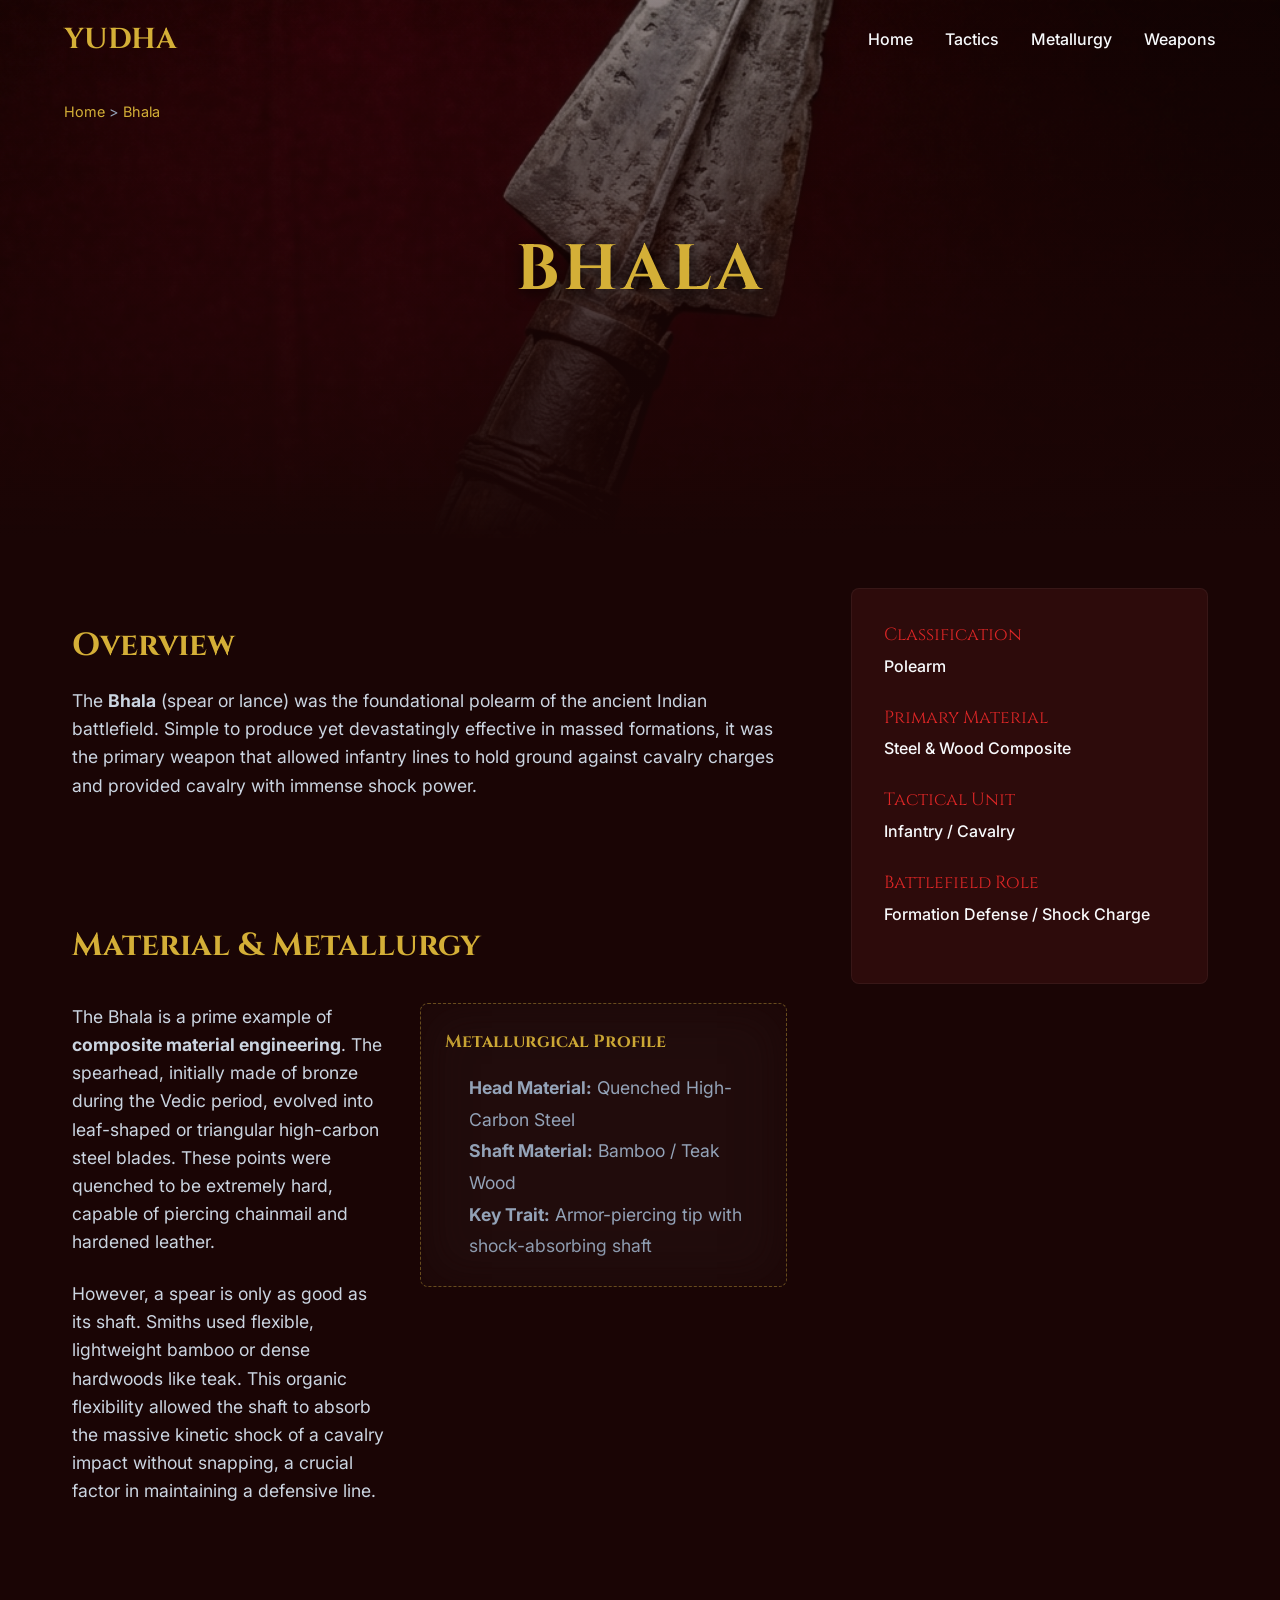
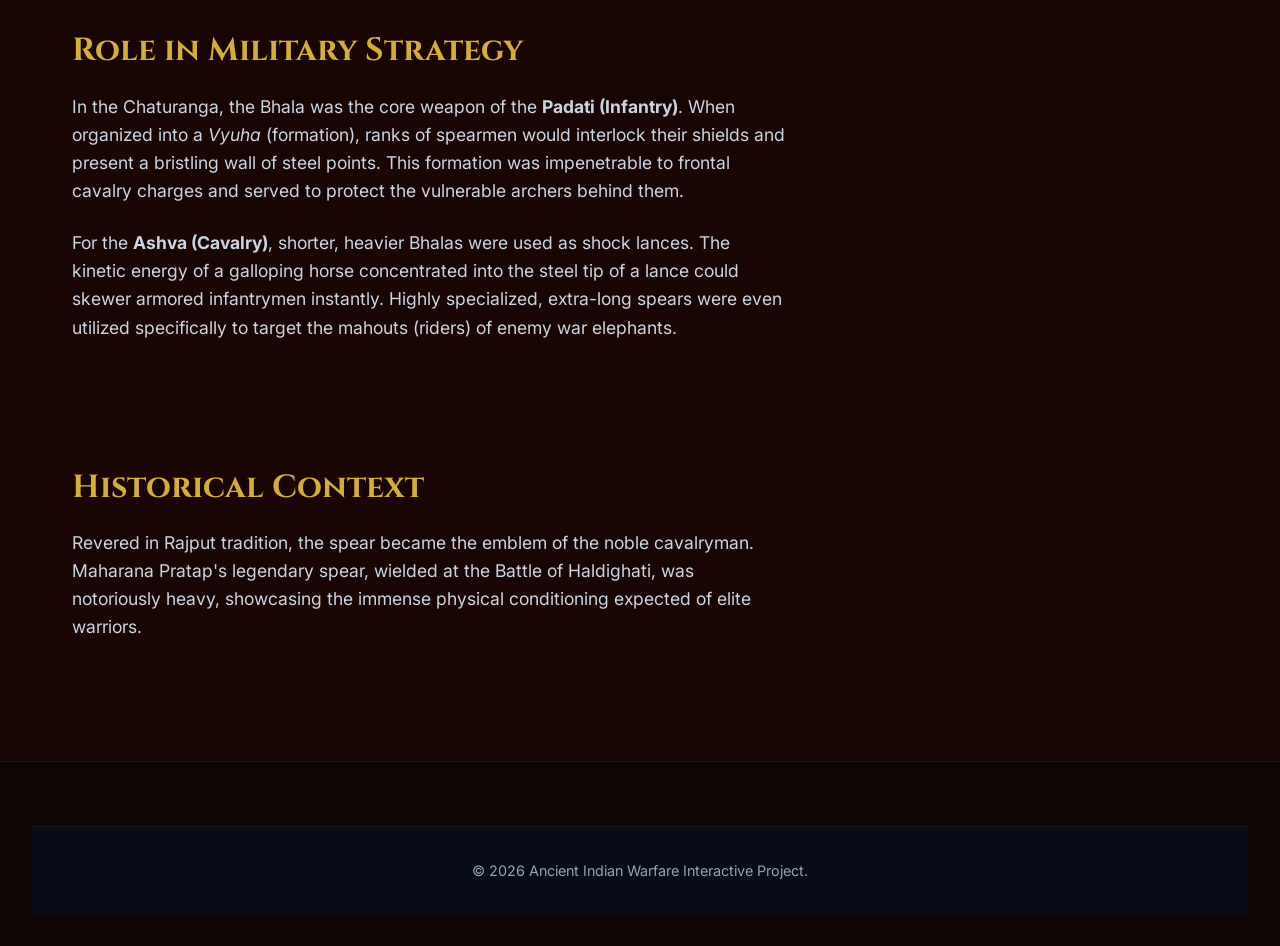
<file: ancient-indian-weapons/weapons/bhala.html>
﻿<!DOCTYPE html>
<html lang="en">
<head>
  <meta charset="UTF-8">
  <meta name="viewport" content="width=device-width, initial-scale=1.0">
  <title>Bhala (Spear) | Ancient Indian Weapons</title>
  
  <link rel="preconnect" href="https://fonts.googleapis.com">
  <link rel="preconnect" href="https://fonts.gstatic.com" crossorigin>
  <link href="https://fonts.googleapis.com/css2?family=Cinzel:wght@400;700&family=Inter:wght@300;400;500;700&display=swap" rel="stylesheet">
  
  <link href="https://unpkg.com/aos@2.3.1/dist/aos.css" rel="stylesheet">
  <link rel="stylesheet" href="../css/styles.css">
  <link rel="stylesheet" href="../css/animations.css">
</head>
<body>
  <div id="loader"><div class="spinner"></div></div>

  <nav class="navbar">
    <a href="../index.html" class="nav-brand glow-on-hover">YUDHA</a>
    <div class="hamburger">â˜°</div>
    <ul class="nav-links">
      <li><a href="../index.html" class="nav-link">Home</a></li>
      <li><a href="../tactics.html" class="nav-link">Tactics</a></li>
      <li><a href="../metallurgy.html" class="nav-link">Metallurgy</a></li>
      <li><a href="../weapons.html" class="nav-link">Weapons</a></li>
    </ul>
  </nav>

  <header class="weapon-header parallax-bg" style="background-image: url('../assets/images/bhala.png');">
    <div class="breadcrumb"><a href="../index.html">Home</a> &gt; <span class="text-accent">Bhala</span></div>
    <h1 class="weapon-title" data-aos="zoom-in" data-aos-duration="1000">Bhala</h1>
  </header>

  <main class="container" style="padding-bottom: 6rem;">
    <div class="weapon-content">
      <div class="weapon-main">
        <section data-aos="fade-up" style="padding: 0 0 4rem 0;">
          <h2>Overview</h2>
          <p>The <strong>Bhala</strong> (spear or lance) was the foundational polearm of the ancient Indian battlefield. Simple to produce yet devastatingly effective in massed formations, it was the primary weapon that allowed infantry lines to hold ground against cavalry charges and provided cavalry with immense shock power.</p>
        </section>
        
        <section data-aos="fade-up" style="padding: 0 0 4rem 0;">
          <h2>Material & Metallurgy</h2>
          <div class="split-layout" style="gap: 2rem; margin-top: 2rem; align-items: flex-start;">
            <div class="split-text">
              <p>The Bhala is a prime example of <strong>composite material engineering</strong>. The spearhead, initially made of bronze during the Vedic period, evolved into leaf-shaped or triangular high-carbon steel blades. These points were quenched to be extremely hard, capable of piercing chainmail and hardened leather.</p>
              <p style="margin-top: 1rem;">However, a spear is only as good as its shaft. Smiths used flexible, lightweight bamboo or dense hardwoods like teak. This organic flexibility allowed the shaft to absorb the massive kinetic shock of a cavalry impact without snapping, a crucial factor in maintaining a defensive line.</p>
            </div>
            <div class="split-img diagram-box card-metallic" style="box-shadow: none;">
              <h4 class="text-accent">Metallurgical Profile</h4>
              <ul style="color: var(--text-muted); margin-top: 1rem; padding-left: 1.5rem; line-height: 1.8;">
                <li><strong>Head Material:</strong> Quenched High-Carbon Steel</li>
                <li><strong>Shaft Material:</strong> Bamboo / Teak Wood</li>
                <li><strong>Key Trait:</strong> Armor-piercing tip with shock-absorbing shaft</li>
              </ul>
            </div>
          </div>
        </section>

        <section data-aos="fade-up" style="padding: 0 0 4rem 0;">
          <h2>Role in Military Strategy</h2>
          <p>In the Chaturanga, the Bhala was the core weapon of the <strong>Padati (Infantry)</strong>. When organized into a <em>Vyuha</em> (formation), ranks of spearmen would interlock their shields and present a bristling wall of steel points. This formation was impenetrable to frontal cavalry charges and served to protect the vulnerable archers behind them.</p>
          <p style="margin-top: 1rem;">For the <strong>Ashva (Cavalry)</strong>, shorter, heavier Bhalas were used as shock lances. The kinetic energy of a galloping horse concentrated into the steel tip of a lance could skewer armored infantrymen instantly. Highly specialized, extra-long spears were even utilized specifically to target the mahouts (riders) of enemy war elephants.</p>
        </section>

        <section data-aos="fade-up" style="padding: 0;">
          <h2>Historical Context</h2>
          <p>Revered in Rajput tradition, the spear became the emblem of the noble cavalryman. Maharana Pratap's legendary spear, wielded at the Battle of Haldighati, was notoriously heavy, showcasing the immense physical conditioning expected of elite warriors.</p>
        </section>
      </div>

      <aside class="weapon-sidebar" data-aos="fade-left">
        <div class="sidebar-stat">
          <div class="sidebar-stat-title">Classification</div>
          <div class="sidebar-stat-val">Polearm</div>
        </div>
        <div class="sidebar-stat">
          <div class="sidebar-stat-title">Primary Material</div>
          <div class="sidebar-stat-val">Steel & Wood Composite</div>
        </div>
        <div class="sidebar-stat">
          <div class="sidebar-stat-title">Tactical Unit</div>
          <div class="sidebar-stat-val">Infantry / Cavalry</div>
        </div>
        <div class="sidebar-stat">
          <div class="sidebar-stat-title">Battlefield Role</div>
          <div class="sidebar-stat-val">Formation Defense / Shock Charge</div>
        </div>
      </aside>
    </div>
  </main>

  <footer>
    <div class="footer-bottom" style="margin-top: 0; padding: 2rem; text-align: center; color: var(--text-muted); border-top: 1px solid rgba(255,255,255,0.05); background: #080c17;">
      &copy; 2026 Ancient Indian Warfare Interactive Project.
    </div>
  </footer>

  <button id="backToTop" class="back-to-top" title="Back to Top">&uarr;</button>

  <script src="https://unpkg.com/aos@2.3.1/dist/aos.js"></script>
  <script src="../js/scroll-animations.js"></script>
  <script src="../js/main.js"></script>
</body>
</html>
</file>
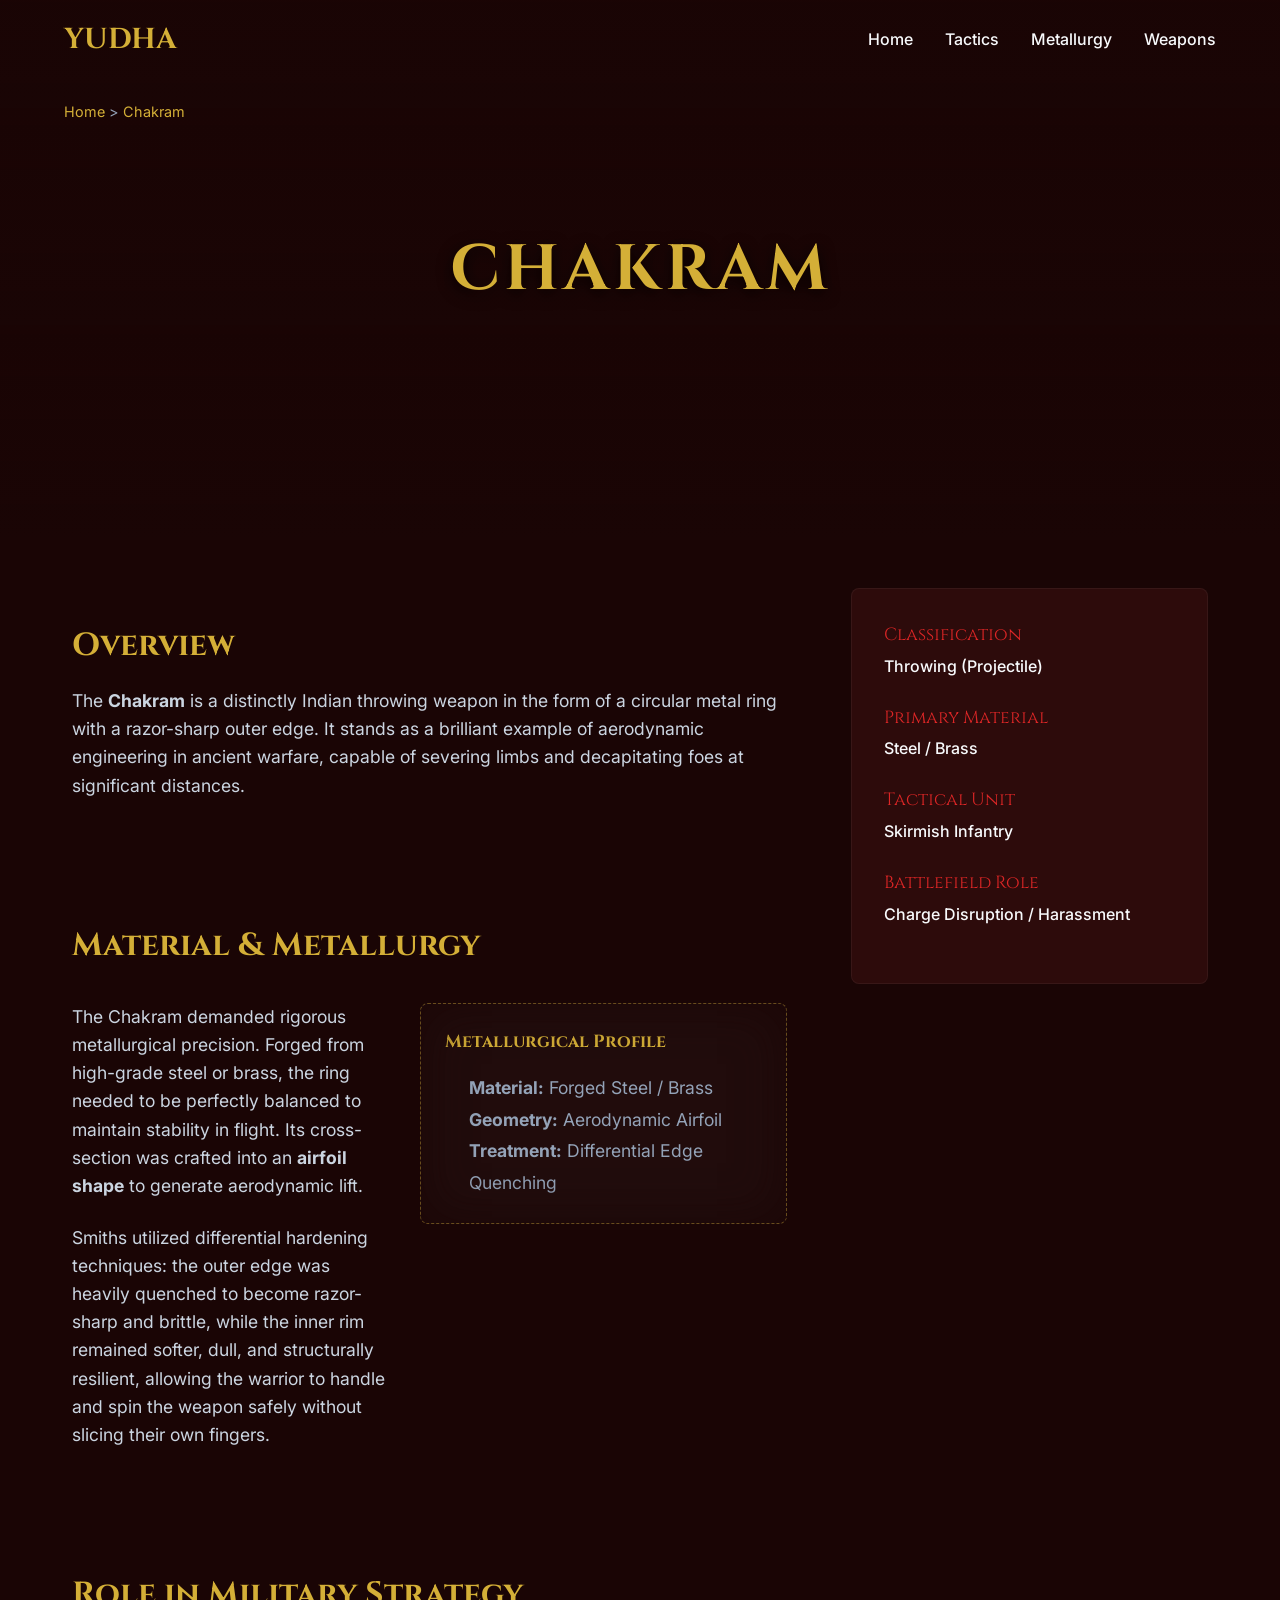
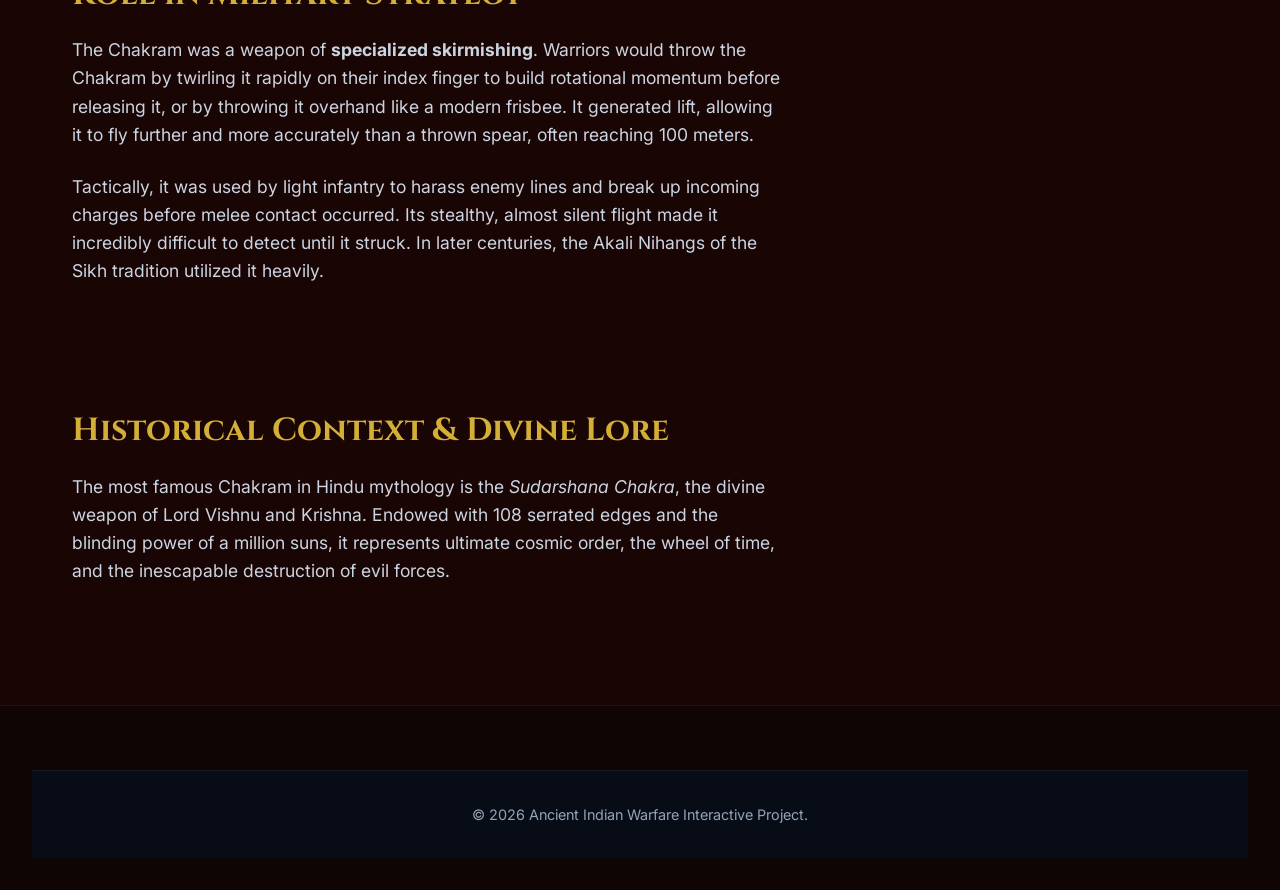
<file: ancient-indian-weapons/weapons/chakram.html>
﻿<!DOCTYPE html>
<html lang="en">
<head>
  <meta charset="UTF-8">
  <meta name="viewport" content="width=device-width, initial-scale=1.0">
  <title>Chakram (War Quoit) | Ancient Indian Weapons</title>
  
  <link rel="preconnect" href="https://fonts.googleapis.com">
  <link rel="preconnect" href="https://fonts.gstatic.com" crossorigin>
  <link href="https://fonts.googleapis.com/css2?family=Cinzel:wght@400;700&family=Inter:wght@300;400;500;700&display=swap" rel="stylesheet">
  
  <link href="https://unpkg.com/aos@2.3.1/dist/aos.css" rel="stylesheet">
  <link rel="stylesheet" href="../css/styles.css">
  <link rel="stylesheet" href="../css/animations.css">
</head>
<body>
  <div id="loader"><div class="spinner"></div></div>

  <nav class="navbar">
    <a href="../index.html" class="nav-brand glow-on-hover">YUDHA</a>
    <div class="hamburger">â˜°</div>
    <ul class="nav-links">
      <li><a href="../index.html" class="nav-link">Home</a></li>
      <li><a href="../tactics.html" class="nav-link">Tactics</a></li>
      <li><a href="../metallurgy.html" class="nav-link">Metallurgy</a></li>
      <li><a href="../weapons.html" class="nav-link">Weapons</a></li>
    </ul>
  </nav>

  <header class="weapon-header parallax-bg" style="background-image: url('https://images.unsplash.com/photo-1550684376-efcbd6e3f031?auto=format&fit=crop&w=1920&q=80');">
    <div class="breadcrumb"><a href="../index.html">Home</a> &gt; <span class="text-accent">Chakram</span></div>
    <h1 class="weapon-title" data-aos="zoom-in" data-aos-duration="1000">Chakram</h1>
  </header>

  <main class="container" style="padding-bottom: 6rem;">
    <div class="weapon-content">
      <div class="weapon-main">
        <section data-aos="fade-up" style="padding: 0 0 4rem 0;">
          <h2>Overview</h2>
          <p>The <strong>Chakram</strong> is a distinctly Indian throwing weapon in the form of a circular metal ring with a razor-sharp outer edge. It stands as a brilliant example of aerodynamic engineering in ancient warfare, capable of severing limbs and decapitating foes at significant distances.</p>
        </section>
        
        <section data-aos="fade-up" style="padding: 0 0 4rem 0;">
          <h2>Material & Metallurgy</h2>
          <div class="split-layout" style="gap: 2rem; margin-top: 2rem; align-items: flex-start;">
            <div class="split-text">
              <p>The Chakram demanded rigorous metallurgical precision. Forged from high-grade steel or brass, the ring needed to be perfectly balanced to maintain stability in flight. Its cross-section was crafted into an <strong>airfoil shape</strong> to generate aerodynamic lift.</p>
              <p style="margin-top: 1rem;">Smiths utilized differential hardening techniques: the outer edge was heavily quenched to become razor-sharp and brittle, while the inner rim remained softer, dull, and structurally resilient, allowing the warrior to handle and spin the weapon safely without slicing their own fingers.</p>
            </div>
            <div class="split-img diagram-box card-metallic" style="box-shadow: none;">
              <h4 class="text-accent">Metallurgical Profile</h4>
              <ul style="color: var(--text-muted); margin-top: 1rem; padding-left: 1.5rem; line-height: 1.8;">
                <li><strong>Material:</strong> Forged Steel / Brass</li>
                <li><strong>Geometry:</strong> Aerodynamic Airfoil</li>
                <li><strong>Treatment:</strong> Differential Edge Quenching</li>
              </ul>
            </div>
          </div>
        </section>

        <section data-aos="fade-up" style="padding: 0 0 4rem 0;">
          <h2>Role in Military Strategy</h2>
          <p>The Chakram was a weapon of <strong>specialized skirmishing</strong>. Warriors would throw the Chakram by twirling it rapidly on their index finger to build rotational momentum before releasing it, or by throwing it overhand like a modern frisbee. It generated lift, allowing it to fly further and more accurately than a thrown spear, often reaching 100 meters.</p>
          <p style="margin-top: 1rem;">Tactically, it was used by light infantry to harass enemy lines and break up incoming charges before melee contact occurred. Its stealthy, almost silent flight made it incredibly difficult to detect until it struck. In later centuries, the Akali Nihangs of the Sikh tradition utilized it heavily.</p>
        </section>

        <section data-aos="fade-up" style="padding: 0;">
          <h2>Historical Context & Divine Lore</h2>
          <p>The most famous Chakram in Hindu mythology is the <em>Sudarshana Chakra</em>, the divine weapon of Lord Vishnu and Krishna. Endowed with 108 serrated edges and the blinding power of a million suns, it represents ultimate cosmic order, the wheel of time, and the inescapable destruction of evil forces.</p>
        </section>
      </div>

      <aside class="weapon-sidebar" data-aos="fade-left">
        <div class="sidebar-stat">
          <div class="sidebar-stat-title">Classification</div>
          <div class="sidebar-stat-val">Throwing (Projectile)</div>
        </div>
        <div class="sidebar-stat">
          <div class="sidebar-stat-title">Primary Material</div>
          <div class="sidebar-stat-val">Steel / Brass</div>
        </div>
        <div class="sidebar-stat">
          <div class="sidebar-stat-title">Tactical Unit</div>
          <div class="sidebar-stat-val">Skirmish Infantry</div>
        </div>
        <div class="sidebar-stat">
          <div class="sidebar-stat-title">Battlefield Role</div>
          <div class="sidebar-stat-val">Charge Disruption / Harassment</div>
        </div>
      </aside>
    </div>
  </main>

  <footer>
    <div class="footer-bottom" style="margin-top: 0; padding: 2rem; text-align: center; color: var(--text-muted); border-top: 1px solid rgba(255,255,255,0.05); background: #080c17;">
      &copy; 2026 Ancient Indian Warfare Interactive Project.
    </div>
  </footer>

  <button id="backToTop" class="back-to-top" title="Back to Top">&uarr;</button>

  <script src="https://unpkg.com/aos@2.3.1/dist/aos.js"></script>
  <script src="../js/scroll-animations.js"></script>
  <script src="../js/main.js"></script>
</body>
</html>
</file>
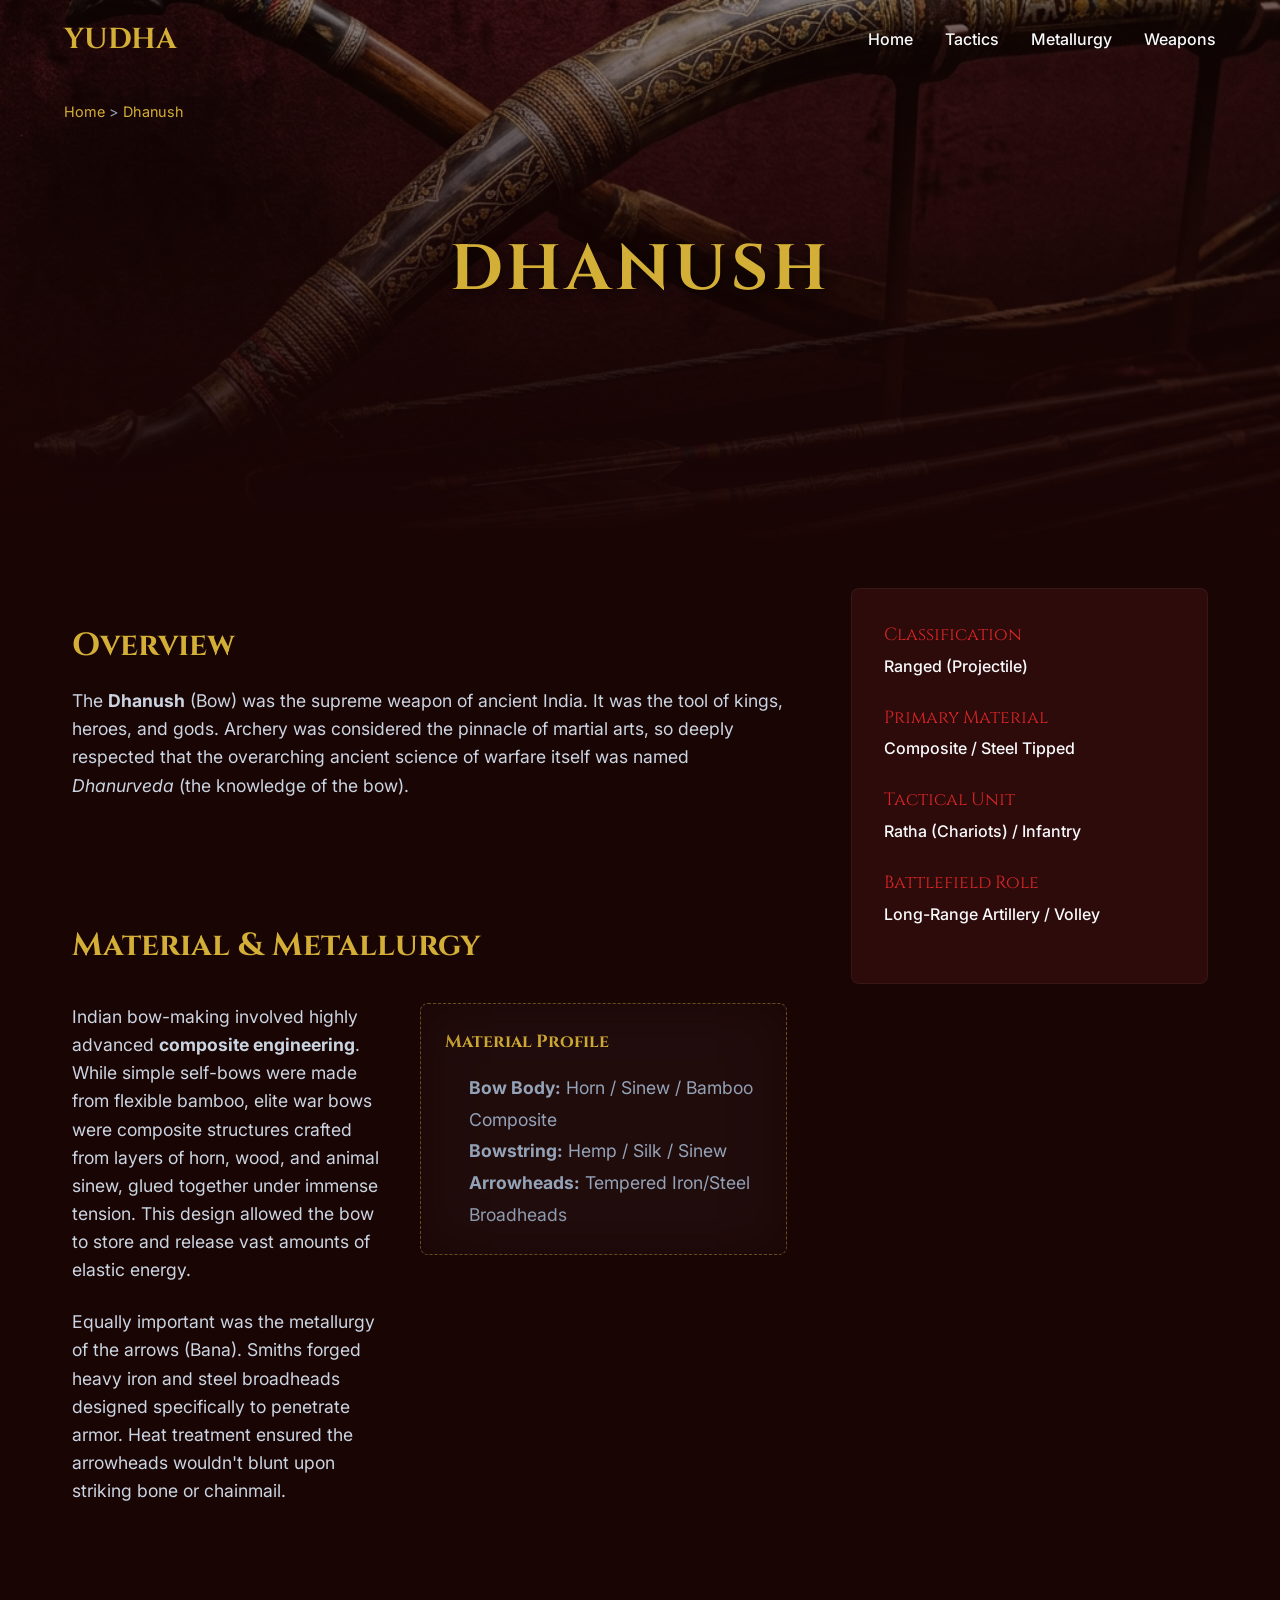
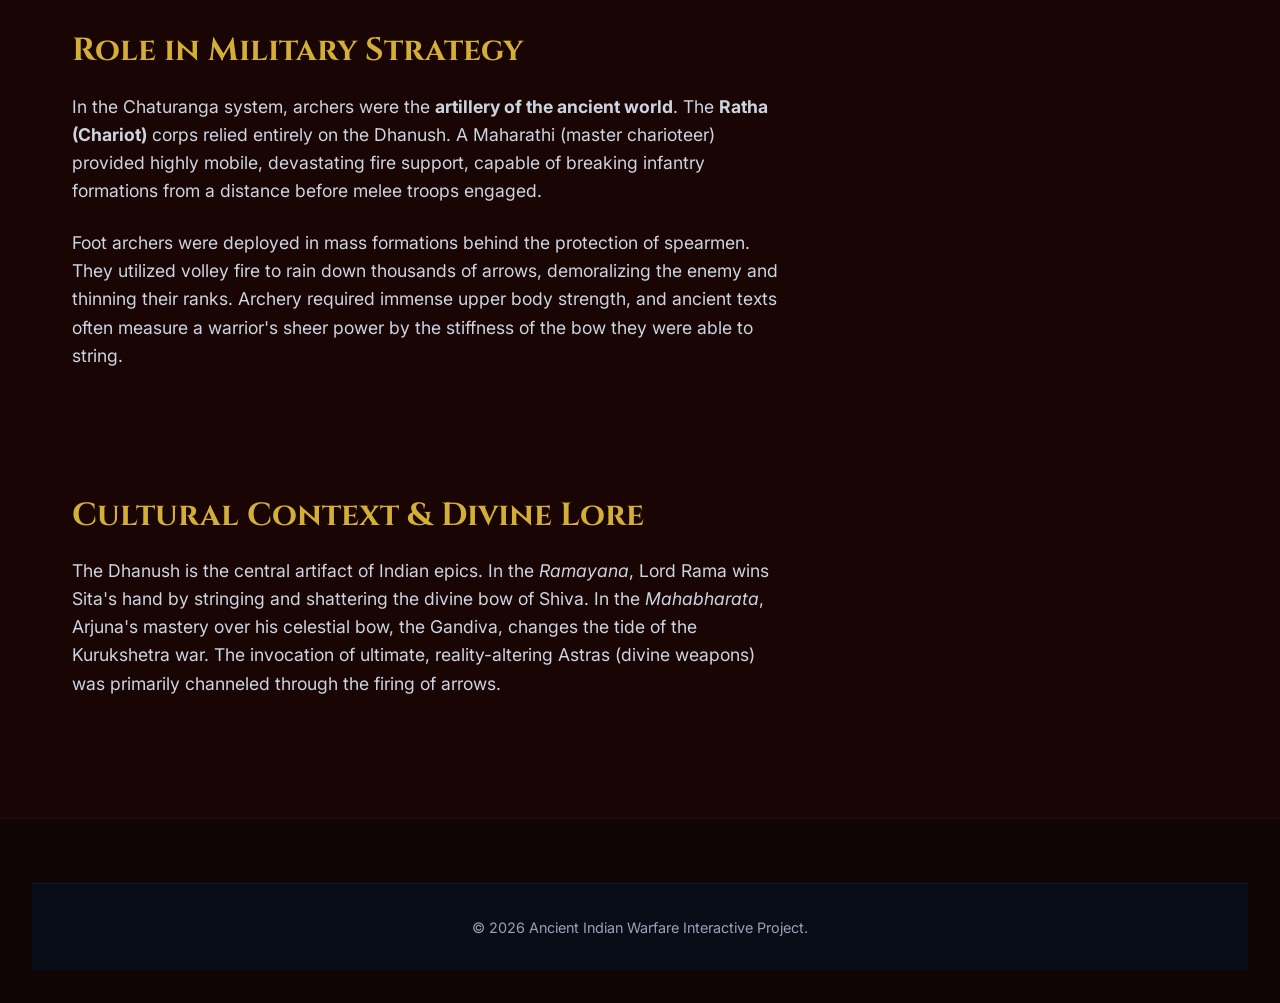
<file: ancient-indian-weapons/weapons/dhanush.html>
﻿<!DOCTYPE html>
<html lang="en">
<head>
  <meta charset="UTF-8">
  <meta name="viewport" content="width=device-width, initial-scale=1.0">
  <title>Dhanush (Bow) | Ancient Indian Weapons</title>
  
  <link rel="preconnect" href="https://fonts.googleapis.com">
  <link rel="preconnect" href="https://fonts.gstatic.com" crossorigin>
  <link href="https://fonts.googleapis.com/css2?family=Cinzel:wght@400;700&family=Inter:wght@300;400;500;700&display=swap" rel="stylesheet">
  
  <link href="https://unpkg.com/aos@2.3.1/dist/aos.css" rel="stylesheet">
  <link rel="stylesheet" href="../css/styles.css">
  <link rel="stylesheet" href="../css/animations.css">
</head>
<body>
  <div id="loader"><div class="spinner"></div></div>

  <nav class="navbar">
    <a href="../index.html" class="nav-brand glow-on-hover">YUDHA</a>
    <div class="hamburger">â˜°</div>
    <ul class="nav-links">
      <li><a href="../index.html" class="nav-link">Home</a></li>
      <li><a href="../tactics.html" class="nav-link">Tactics</a></li>
      <li><a href="../metallurgy.html" class="nav-link">Metallurgy</a></li>
      <li><a href="../weapons.html" class="nav-link">Weapons</a></li>
    </ul>
  </nav>

  <header class="weapon-header parallax-bg" style="background-image: url('../assets/images/dhanush.png');">
    <div class="breadcrumb"><a href="../index.html">Home</a> &gt; <span class="text-accent">Dhanush</span></div>
    <h1 class="weapon-title" data-aos="zoom-in" data-aos-duration="1000">Dhanush</h1>
  </header>

  <main class="container" style="padding-bottom: 6rem;">
    <div class="weapon-content">
      <div class="weapon-main">
        <section data-aos="fade-up" style="padding: 0 0 4rem 0;">
          <h2>Overview</h2>
          <p>The <strong>Dhanush</strong> (Bow) was the supreme weapon of ancient India. It was the tool of kings, heroes, and gods. Archery was considered the pinnacle of martial arts, so deeply respected that the overarching ancient science of warfare itself was named <em>Dhanurveda</em> (the knowledge of the bow).</p>
        </section>
        
        <section data-aos="fade-up" style="padding: 0 0 4rem 0;">
          <h2>Material & Metallurgy</h2>
          <div class="split-layout" style="gap: 2rem; margin-top: 2rem; align-items: flex-start;">
            <div class="split-text">
              <p>Indian bow-making involved highly advanced <strong>composite engineering</strong>. While simple self-bows were made from flexible bamboo, elite war bows were composite structures crafted from layers of horn, wood, and animal sinew, glued together under immense tension. This design allowed the bow to store and release vast amounts of elastic energy.</p>
              <p style="margin-top: 1rem;">Equally important was the metallurgy of the arrows (Bana). Smiths forged heavy iron and steel broadheads designed specifically to penetrate armor. Heat treatment ensured the arrowheads wouldn't blunt upon striking bone or chainmail.</p>
            </div>
            <div class="split-img diagram-box card-metallic" style="box-shadow: none;">
              <h4 class="text-accent">Material Profile</h4>
              <ul style="color: var(--text-muted); margin-top: 1rem; padding-left: 1.5rem; line-height: 1.8;">
                <li><strong>Bow Body:</strong> Horn / Sinew / Bamboo Composite</li>
                <li><strong>Bowstring:</strong> Hemp / Silk / Sinew</li>
                <li><strong>Arrowheads:</strong> Tempered Iron/Steel Broadheads</li>
              </ul>
            </div>
          </div>
        </section>

        <section data-aos="fade-up" style="padding: 0 0 4rem 0;">
          <h2>Role in Military Strategy</h2>
          <p>In the Chaturanga system, archers were the <strong>artillery of the ancient world</strong>. The <strong>Ratha (Chariot)</strong> corps relied entirely on the Dhanush. A Maharathi (master charioteer) provided highly mobile, devastating fire support, capable of breaking infantry formations from a distance before melee troops engaged.</p>
          <p style="margin-top: 1rem;">Foot archers were deployed in mass formations behind the protection of spearmen. They utilized volley fire to rain down thousands of arrows, demoralizing the enemy and thinning their ranks. Archery required immense upper body strength, and ancient texts often measure a warrior's sheer power by the stiffness of the bow they were able to string.</p>
        </section>

        <section data-aos="fade-up" style="padding: 0;">
          <h2>Cultural Context & Divine Lore</h2>
          <p>The Dhanush is the central artifact of Indian epics. In the <em>Ramayana</em>, Lord Rama wins Sita's hand by stringing and shattering the divine bow of Shiva. In the <em>Mahabharata</em>, Arjuna's mastery over his celestial bow, the Gandiva, changes the tide of the Kurukshetra war. The invocation of ultimate, reality-altering Astras (divine weapons) was primarily channeled through the firing of arrows.</p>
        </section>
      </div>

      <aside class="weapon-sidebar" data-aos="fade-left">
        <div class="sidebar-stat">
          <div class="sidebar-stat-title">Classification</div>
          <div class="sidebar-stat-val">Ranged (Projectile)</div>
        </div>
        <div class="sidebar-stat">
          <div class="sidebar-stat-title">Primary Material</div>
          <div class="sidebar-stat-val">Composite / Steel Tipped</div>
        </div>
        <div class="sidebar-stat">
          <div class="sidebar-stat-title">Tactical Unit</div>
          <div class="sidebar-stat-val">Ratha (Chariots) / Infantry</div>
        </div>
        <div class="sidebar-stat">
          <div class="sidebar-stat-title">Battlefield Role</div>
          <div class="sidebar-stat-val">Long-Range Artillery / Volley</div>
        </div>
      </aside>
    </div>
  </main>

  <footer>
    <div class="footer-bottom" style="margin-top: 0; padding: 2rem; text-align: center; color: var(--text-muted); border-top: 1px solid rgba(255,255,255,0.05); background: #080c17;">
      &copy; 2026 Ancient Indian Warfare Interactive Project.
    </div>
  </footer>

  <button id="backToTop" class="back-to-top" title="Back to Top">&uarr;</button>

  <script src="https://unpkg.com/aos@2.3.1/dist/aos.js"></script>
  <script src="../js/scroll-animations.js"></script>
  <script src="../js/main.js"></script>
</body>
</html>
</file>
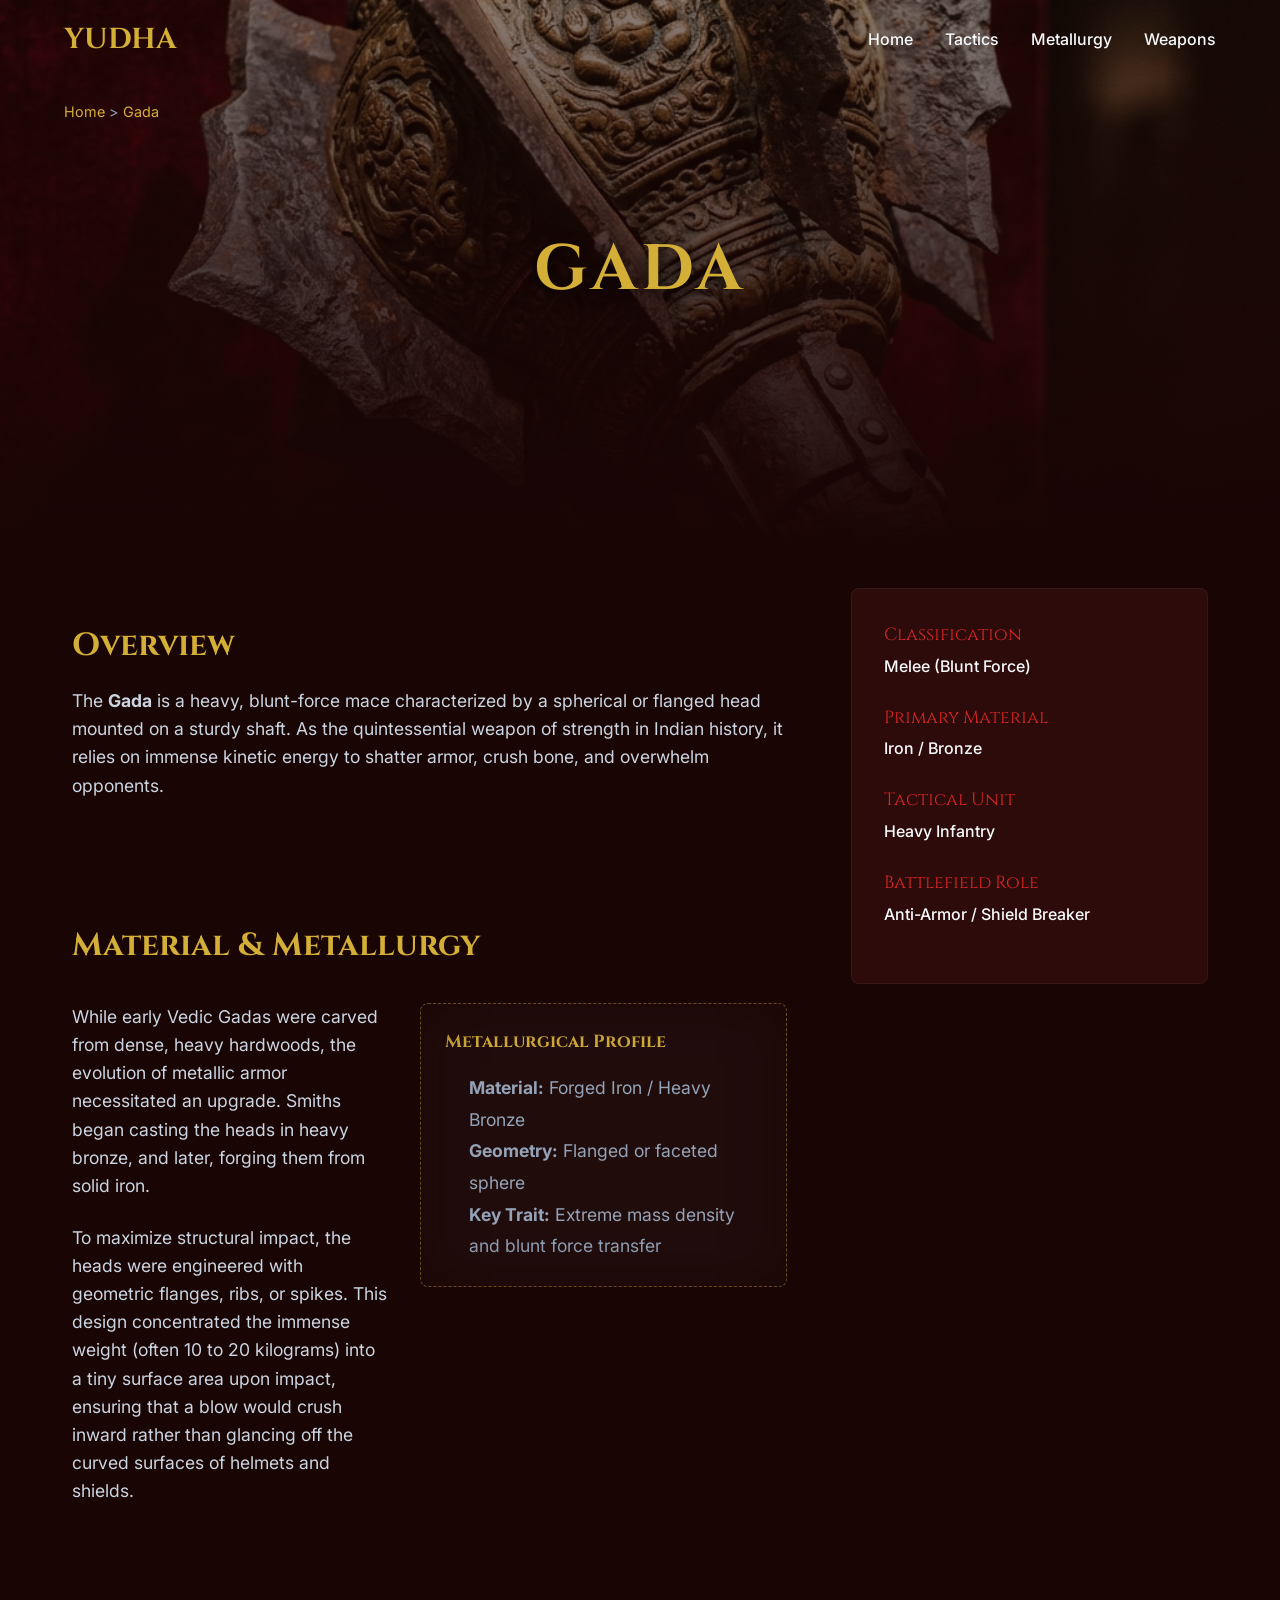
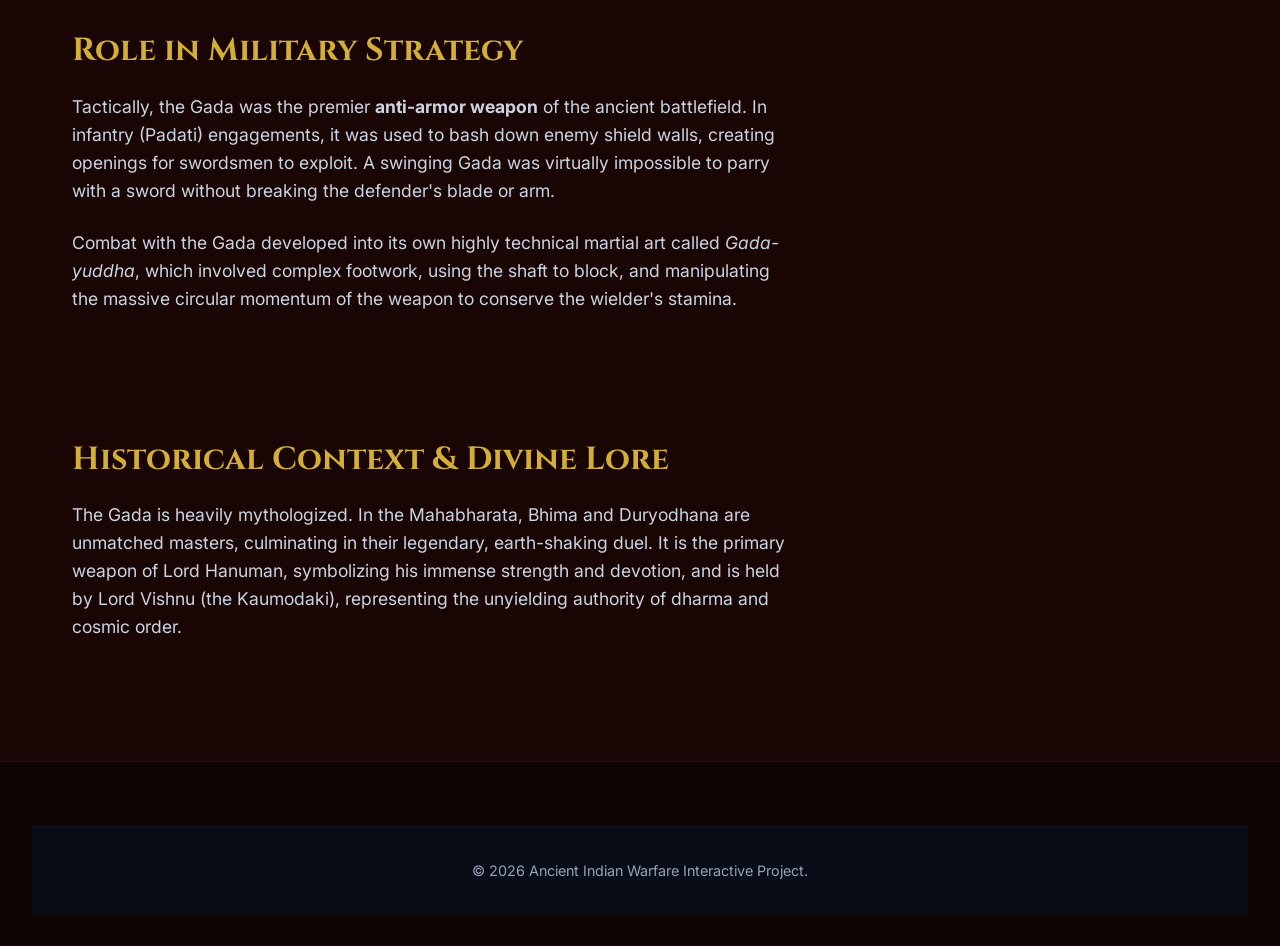
<file: ancient-indian-weapons/weapons/gada.html>
<!DOCTYPE html>
<html lang="en">
<head>
  <meta charset="UTF-8">
  <meta name="viewport" content="width=device-width, initial-scale=1.0">
  <title>Gada (Mace) | Ancient Indian Weapons</title>
  
  <link rel="preconnect" href="https://fonts.googleapis.com">
  <link rel="preconnect" href="https://fonts.gstatic.com" crossorigin>
  <link href="https://fonts.googleapis.com/css2?family=Cinzel:wght@400;700&family=Inter:wght@300;400;500;700&display=swap" rel="stylesheet">
  
  <link href="https://unpkg.com/aos@2.3.1/dist/aos.css" rel="stylesheet">
  <link rel="stylesheet" href="../css/styles.css">
  <link rel="stylesheet" href="../css/animations.css">
</head>
<body>
  <div id="loader"><div class="spinner"></div></div>

  <nav class="navbar">
    <a href="../index.html" class="nav-brand glow-on-hover">YUDHA</a>
    <div class="hamburger">☰</div>
    <ul class="nav-links">
      <li><a href="../index.html" class="nav-link">Home</a></li>
      <li><a href="../tactics.html" class="nav-link">Tactics</a></li>
      <li><a href="../metallurgy.html" class="nav-link">Metallurgy</a></li>
      <li><a href="../weapons.html" class="nav-link">Weapons</a></li>
    </ul>
  </nav>

  <header class="weapon-header parallax-bg" style="background-image: url('../assets/images/gada.png');">
    <div class="breadcrumb"><a href="../index.html">Home</a> &gt; <span class="text-accent">Gada</span></div>
    <h1 class="weapon-title" data-aos="zoom-in" data-aos-duration="1000">Gada</h1>
  </header>

  <main class="container" style="padding-bottom: 6rem;">
    <div class="weapon-content">
      <div class="weapon-main">
        <section data-aos="fade-up" style="padding: 0 0 4rem 0;">
          <h2>Overview</h2>
          <p>The <strong>Gada</strong> is a heavy, blunt-force mace characterized by a spherical or flanged head mounted on a sturdy shaft. As the quintessential weapon of strength in Indian history, it relies on immense kinetic energy to shatter armor, crush bone, and overwhelm opponents.</p>
        </section>
        
        <section data-aos="fade-up" style="padding: 0 0 4rem 0;">
          <h2>Material & Metallurgy</h2>
          <div class="split-layout" style="gap: 2rem; margin-top: 2rem; align-items: flex-start;">
            <div class="split-text">
              <p>While early Vedic Gadas were carved from dense, heavy hardwoods, the evolution of metallic armor necessitated an upgrade. Smiths began casting the heads in heavy bronze, and later, forging them from solid iron.</p>
              <p style="margin-top: 1rem;">To maximize structural impact, the heads were engineered with geometric flanges, ribs, or spikes. This design concentrated the immense weight (often 10 to 20 kilograms) into a tiny surface area upon impact, ensuring that a blow would crush inward rather than glancing off the curved surfaces of helmets and shields.</p>
            </div>
            <div class="split-img diagram-box card-metallic" style="box-shadow: none;">
              <h4 class="text-accent">Metallurgical Profile</h4>
              <ul style="color: var(--text-muted); margin-top: 1rem; padding-left: 1.5rem; line-height: 1.8;">
                <li><strong>Material:</strong> Forged Iron / Heavy Bronze</li>
                <li><strong>Geometry:</strong> Flanged or faceted sphere</li>
                <li><strong>Key Trait:</strong> Extreme mass density and blunt force transfer</li>
              </ul>
            </div>
          </div>
        </section>

        <section data-aos="fade-up" style="padding: 0 0 4rem 0;">
          <h2>Role in Military Strategy</h2>
          <p>Tactically, the Gada was the premier <strong>anti-armor weapon</strong> of the ancient battlefield. In infantry (Padati) engagements, it was used to bash down enemy shield walls, creating openings for swordsmen to exploit. A swinging Gada was virtually impossible to parry with a sword without breaking the defender's blade or arm.</p>
          <p style="margin-top: 1rem;">Combat with the Gada developed into its own highly technical martial art called <em>Gada-yuddha</em>, which involved complex footwork, using the shaft to block, and manipulating the massive circular momentum of the weapon to conserve the wielder's stamina.</p>
        </section>

        <section data-aos="fade-up" style="padding: 0;">
          <h2>Historical Context & Divine Lore</h2>
          <p>The Gada is heavily mythologized. In the Mahabharata, Bhima and Duryodhana are unmatched masters, culminating in their legendary, earth-shaking duel. It is the primary weapon of Lord Hanuman, symbolizing his immense strength and devotion, and is held by Lord Vishnu (the Kaumodaki), representing the unyielding authority of dharma and cosmic order.</p>
        </section>
      </div>

      <aside class="weapon-sidebar" data-aos="fade-left">
        <div class="sidebar-stat">
          <div class="sidebar-stat-title">Classification</div>
          <div class="sidebar-stat-val">Melee (Blunt Force)</div>
        </div>
        <div class="sidebar-stat">
          <div class="sidebar-stat-title">Primary Material</div>
          <div class="sidebar-stat-val">Iron / Bronze</div>
        </div>
        <div class="sidebar-stat">
          <div class="sidebar-stat-title">Tactical Unit</div>
          <div class="sidebar-stat-val">Heavy Infantry</div>
        </div>
        <div class="sidebar-stat">
          <div class="sidebar-stat-title">Battlefield Role</div>
          <div class="sidebar-stat-val">Anti-Armor / Shield Breaker</div>
        </div>
      </aside>
    </div>
  </main>

  <footer>
    <div class="footer-bottom" style="margin-top: 0; padding: 2rem; text-align: center; color: var(--text-muted); border-top: 1px solid rgba(255,255,255,0.05); background: #080c17;">
      &copy; 2026 Ancient Indian Warfare Interactive Project.
    </div>
  </footer>

  <button id="backToTop" class="back-to-top" title="Back to Top">&uarr;</button>

  <script src="https://unpkg.com/aos@2.3.1/dist/aos.js"></script>
  <script src="../js/scroll-animations.js"></script>
  <script src="../js/main.js"></script>
</body>
</html>
</file>
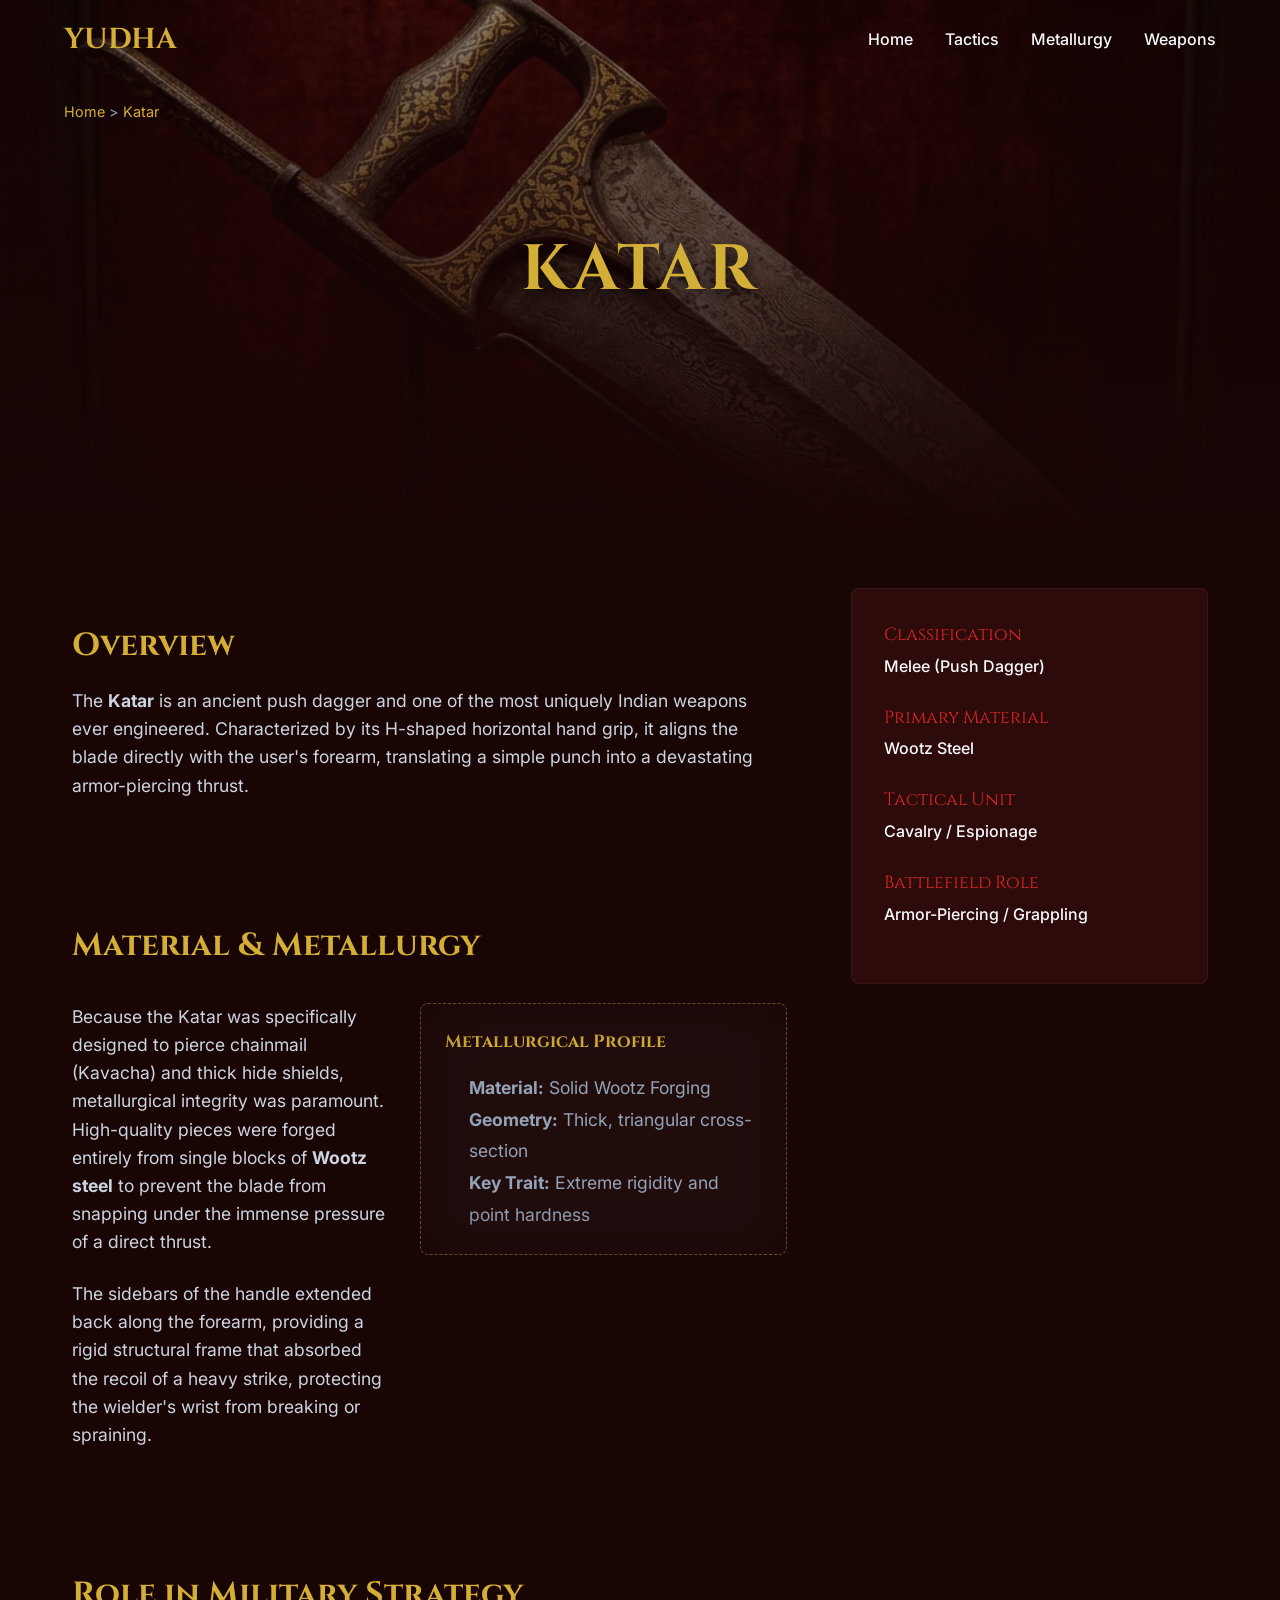
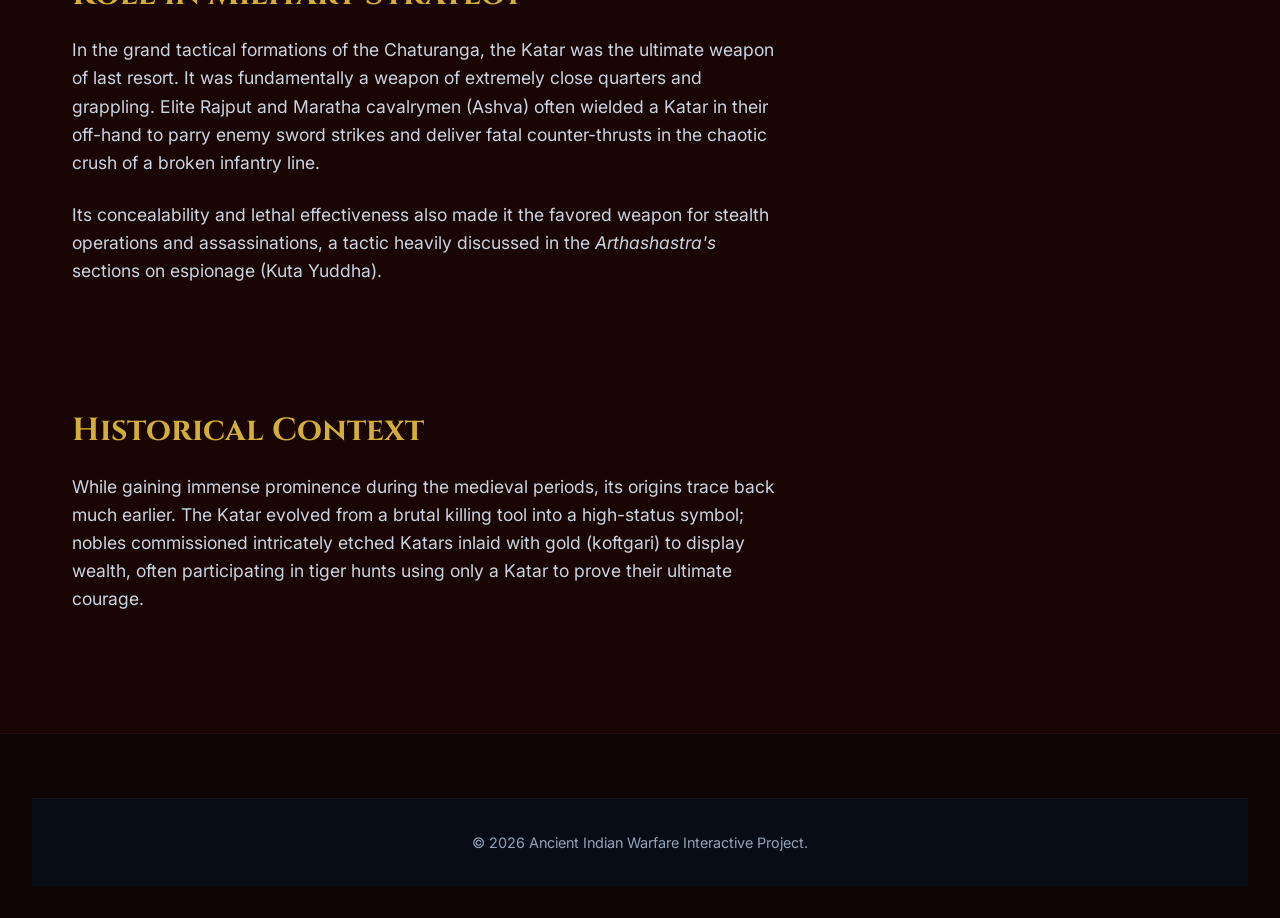
<file: ancient-indian-weapons/weapons/katar.html>
<!DOCTYPE html>
<html lang="en">
<head>
  <meta charset="UTF-8">
  <meta name="viewport" content="width=device-width, initial-scale=1.0">
  <title>Katar (Push Dagger) | Ancient Indian Weapons</title>
  
  <link rel="preconnect" href="https://fonts.googleapis.com">
  <link rel="preconnect" href="https://fonts.gstatic.com" crossorigin>
  <link href="https://fonts.googleapis.com/css2?family=Cinzel:wght@400;700&family=Inter:wght@300;400;500;700&display=swap" rel="stylesheet">
  
  <link href="https://unpkg.com/aos@2.3.1/dist/aos.css" rel="stylesheet">
  <link rel="stylesheet" href="../css/styles.css">
  <link rel="stylesheet" href="../css/animations.css">
</head>
<body>
  <div id="loader"><div class="spinner"></div></div>

  <nav class="navbar">
    <a href="../index.html" class="nav-brand glow-on-hover">YUDHA</a>
    <div class="hamburger">☰</div>
    <ul class="nav-links">
      <li><a href="../index.html" class="nav-link">Home</a></li>
      <li><a href="../tactics.html" class="nav-link">Tactics</a></li>
      <li><a href="../metallurgy.html" class="nav-link">Metallurgy</a></li>
      <li><a href="../weapons.html" class="nav-link">Weapons</a></li>
    </ul>
  </nav>

  <header class="weapon-header parallax-bg" style="background-image: url('../assets/images/katar.png');">
    <div class="breadcrumb"><a href="../index.html">Home</a> &gt; <span class="text-accent">Katar</span></div>
    <h1 class="weapon-title" data-aos="zoom-in" data-aos-duration="1000">Katar</h1>
  </header>

  <main class="container" style="padding-bottom: 6rem;">
    <div class="weapon-content">
      <div class="weapon-main">
        <section data-aos="fade-up" style="padding: 0 0 4rem 0;">
          <h2>Overview</h2>
          <p>The <strong>Katar</strong> is an ancient push dagger and one of the most uniquely Indian weapons ever engineered. Characterized by its H-shaped horizontal hand grip, it aligns the blade directly with the user's forearm, translating a simple punch into a devastating armor-piercing thrust.</p>
        </section>
        
        <section data-aos="fade-up" style="padding: 0 0 4rem 0;">
          <h2>Material & Metallurgy</h2>
          <div class="split-layout" style="gap: 2rem; margin-top: 2rem; align-items: flex-start;">
            <div class="split-text">
              <p>Because the Katar was specifically designed to pierce chainmail (Kavacha) and thick hide shields, metallurgical integrity was paramount. High-quality pieces were forged entirely from single blocks of <strong>Wootz steel</strong> to prevent the blade from snapping under the immense pressure of a direct thrust.</p>
              <p style="margin-top: 1rem;">The sidebars of the handle extended back along the forearm, providing a rigid structural frame that absorbed the recoil of a heavy strike, protecting the wielder's wrist from breaking or spraining.</p>
            </div>
            <div class="split-img diagram-box card-metallic" style="box-shadow: none;">
              <h4 class="text-accent">Metallurgical Profile</h4>
              <ul style="color: var(--text-muted); margin-top: 1rem; padding-left: 1.5rem; line-height: 1.8;">
                <li><strong>Material:</strong> Solid Wootz Forging</li>
                <li><strong>Geometry:</strong> Thick, triangular cross-section</li>
                <li><strong>Key Trait:</strong> Extreme rigidity and point hardness</li>
              </ul>
            </div>
          </div>
        </section>

        <section data-aos="fade-up" style="padding: 0 0 4rem 0;">
          <h2>Role in Military Strategy</h2>
          <p>In the grand tactical formations of the Chaturanga, the Katar was the ultimate weapon of last resort. It was fundamentally a weapon of extremely close quarters and grappling. Elite Rajput and Maratha cavalrymen (Ashva) often wielded a Katar in their off-hand to parry enemy sword strikes and deliver fatal counter-thrusts in the chaotic crush of a broken infantry line.</p>
          <p style="margin-top: 1rem;">Its concealability and lethal effectiveness also made it the favored weapon for stealth operations and assassinations, a tactic heavily discussed in the <em>Arthashastra's</em> sections on espionage (Kuta Yuddha).</p>
        </section>

        <section data-aos="fade-up" style="padding: 0;">
          <h2>Historical Context</h2>
          <p>While gaining immense prominence during the medieval periods, its origins trace back much earlier. The Katar evolved from a brutal killing tool into a high-status symbol; nobles commissioned intricately etched Katars inlaid with gold (koftgari) to display wealth, often participating in tiger hunts using only a Katar to prove their ultimate courage.</p>
        </section>
      </div>

      <aside class="weapon-sidebar" data-aos="fade-left">
        <div class="sidebar-stat">
          <div class="sidebar-stat-title">Classification</div>
          <div class="sidebar-stat-val">Melee (Push Dagger)</div>
        </div>
        <div class="sidebar-stat">
          <div class="sidebar-stat-title">Primary Material</div>
          <div class="sidebar-stat-val">Wootz Steel</div>
        </div>
        <div class="sidebar-stat">
          <div class="sidebar-stat-title">Tactical Unit</div>
          <div class="sidebar-stat-val">Cavalry / Espionage</div>
        </div>
        <div class="sidebar-stat">
          <div class="sidebar-stat-title">Battlefield Role</div>
          <div class="sidebar-stat-val">Armor-Piercing / Grappling</div>
        </div>
      </aside>
    </div>
  </main>

  <footer>
    <div class="footer-bottom" style="margin-top: 0; padding: 2rem; text-align: center; color: var(--text-muted); border-top: 1px solid rgba(255,255,255,0.05); background: #080c17;">
      &copy; 2026 Ancient Indian Warfare Interactive Project.
    </div>
  </footer>

  <button id="backToTop" class="back-to-top" title="Back to Top">&uarr;</button>

  <script src="https://unpkg.com/aos@2.3.1/dist/aos.js"></script>
  <script src="../js/scroll-animations.js"></script>
  <script src="../js/main.js"></script>
</body>
</html>
</file>
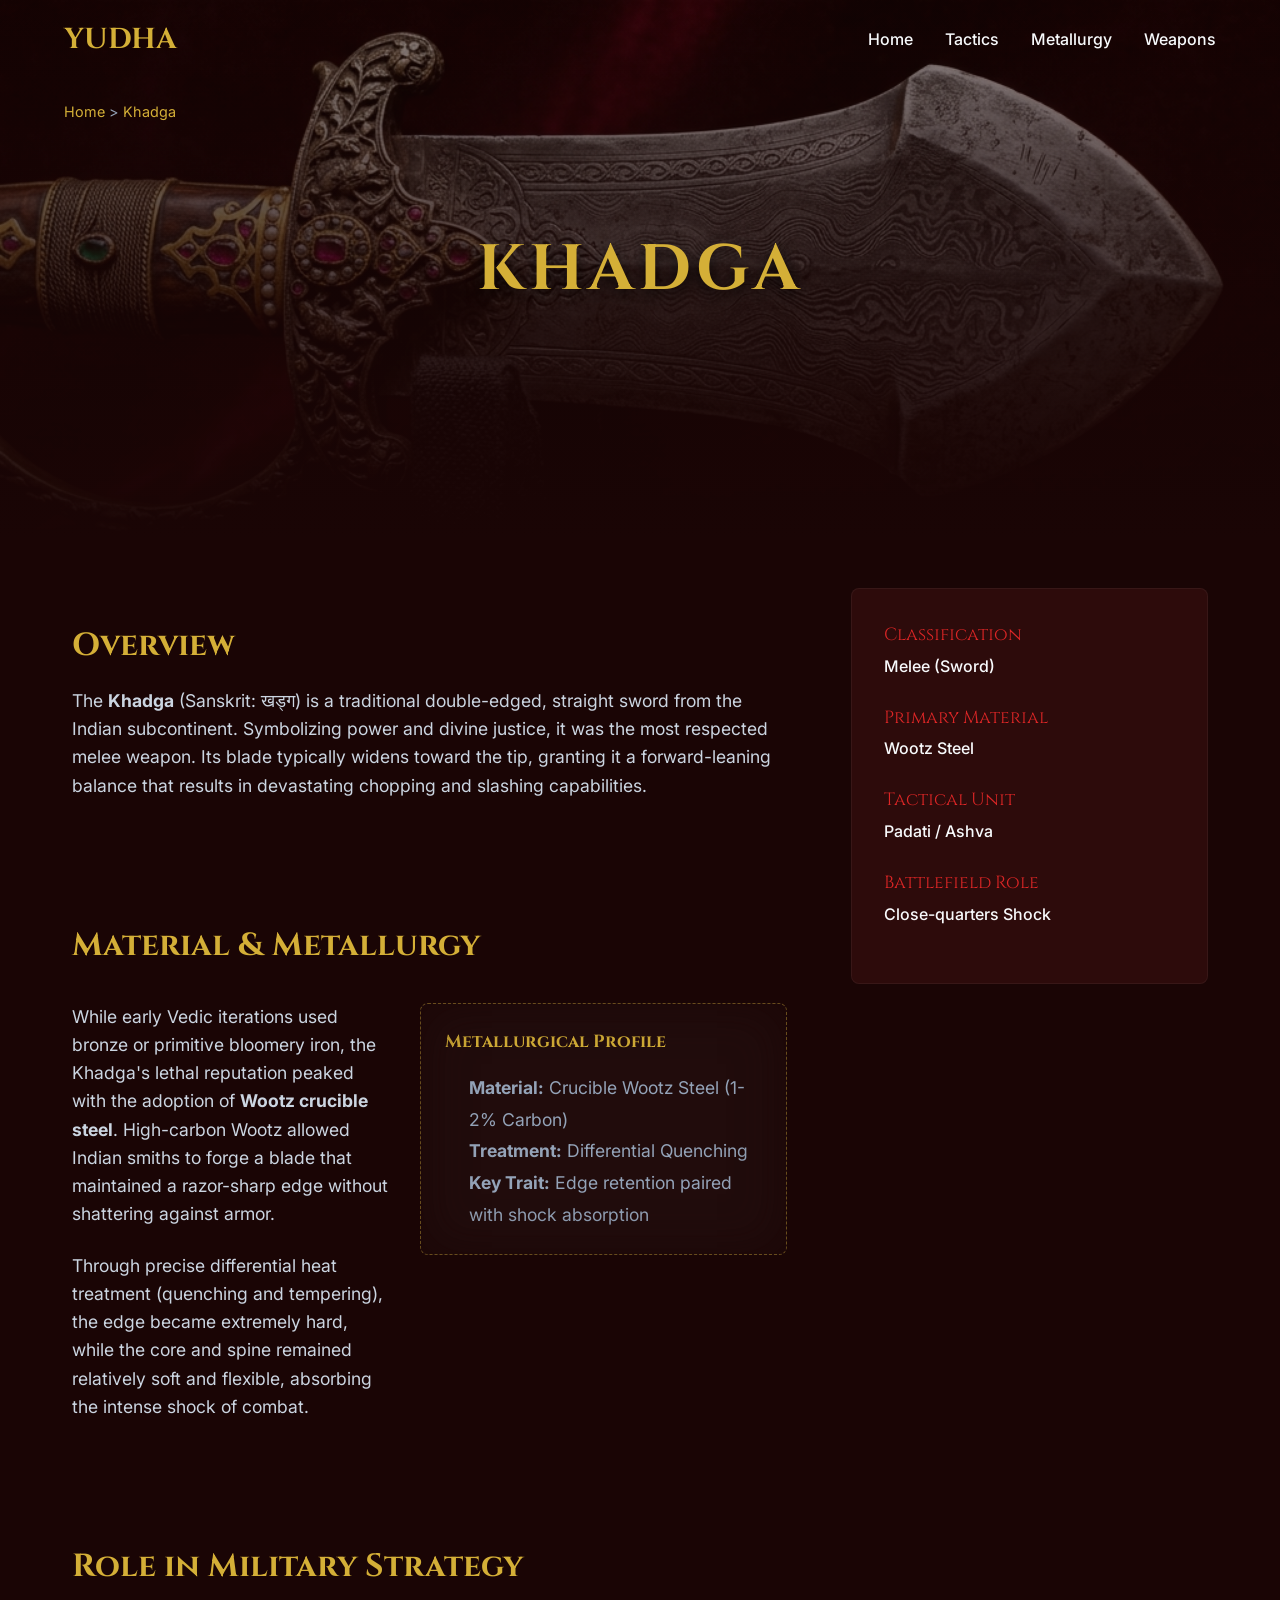
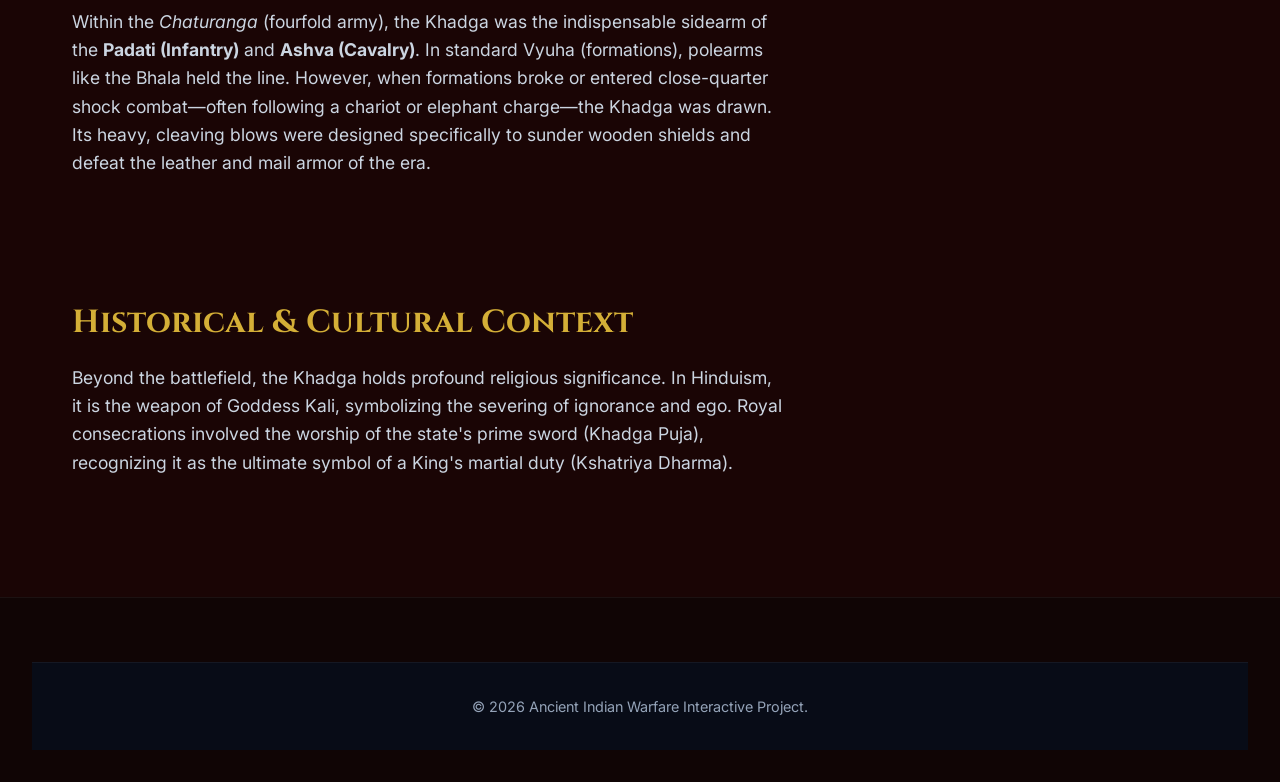
<file: ancient-indian-weapons/weapons/khadga.html>
<!DOCTYPE html>
<html lang="en">
<head>
  <meta charset="UTF-8">
  <meta name="viewport" content="width=device-width, initial-scale=1.0">
  <title>Khadga (Sword) | Ancient Indian Weapons</title>
  
  <link rel="preconnect" href="https://fonts.googleapis.com">
  <link rel="preconnect" href="https://fonts.gstatic.com" crossorigin>
  <link href="https://fonts.googleapis.com/css2?family=Cinzel:wght@400;700&family=Inter:wght@300;400;500;700&display=swap" rel="stylesheet">
  
  <link href="https://unpkg.com/aos@2.3.1/dist/aos.css" rel="stylesheet">
  <link rel="stylesheet" href="../css/styles.css">
  <link rel="stylesheet" href="../css/animations.css">
</head>
<body>
  <div id="loader"><div class="spinner"></div></div>

  <nav class="navbar">
    <a href="../index.html" class="nav-brand glow-on-hover">YUDHA</a>
    <div class="hamburger">☰</div>
    <ul class="nav-links">
      <li><a href="../index.html" class="nav-link">Home</a></li>
      <li><a href="../tactics.html" class="nav-link">Tactics</a></li>
      <li><a href="../metallurgy.html" class="nav-link">Metallurgy</a></li>
      <li><a href="../weapons.html" class="nav-link">Weapons</a></li>
    </ul>
  </nav>

  <header class="weapon-header parallax-bg" style="background-image: url('../assets/images/khadga.png');">
    <div class="breadcrumb"><a href="../index.html">Home</a> &gt; <span class="text-accent">Khadga</span></div>
    <h1 class="weapon-title" data-aos="zoom-in" data-aos-duration="1000">Khadga</h1>
  </header>

  <main class="container" style="padding-bottom: 6rem;">
    <div class="weapon-content">
      <div class="weapon-main">
        <section data-aos="fade-up" style="padding: 0 0 4rem 0;">
          <h2>Overview</h2>
          <p>The <strong>Khadga</strong> (Sanskrit: खड्ग) is a traditional double-edged, straight sword from the Indian subcontinent. Symbolizing power and divine justice, it was the most respected melee weapon. Its blade typically widens toward the tip, granting it a forward-leaning balance that results in devastating chopping and slashing capabilities.</p>
        </section>
        
        <section data-aos="fade-up" style="padding: 0 0 4rem 0;">
          <h2>Material & Metallurgy</h2>
          <div class="split-layout" style="gap: 2rem; margin-top: 2rem; align-items: flex-start;">
            <div class="split-text">
              <p>While early Vedic iterations used bronze or primitive bloomery iron, the Khadga's lethal reputation peaked with the adoption of <strong>Wootz crucible steel</strong>. High-carbon Wootz allowed Indian smiths to forge a blade that maintained a razor-sharp edge without shattering against armor.</p>
              <p style="margin-top: 1rem;">Through precise differential heat treatment (quenching and tempering), the edge became extremely hard, while the core and spine remained relatively soft and flexible, absorbing the intense shock of combat.</p>
            </div>
            <div class="split-img diagram-box card-metallic" style="box-shadow: none;">
              <h4 class="text-accent">Metallurgical Profile</h4>
              <ul style="color: var(--text-muted); margin-top: 1rem; padding-left: 1.5rem; line-height: 1.8;">
                <li><strong>Material:</strong> Crucible Wootz Steel (1-2% Carbon)</li>
                <li><strong>Treatment:</strong> Differential Quenching</li>
                <li><strong>Key Trait:</strong> Edge retention paired with shock absorption</li>
              </ul>
            </div>
          </div>
        </section>

        <section data-aos="fade-up" style="padding: 0 0 4rem 0;">
          <h2>Role in Military Strategy</h2>
          <p>Within the <em>Chaturanga</em> (fourfold army), the Khadga was the indispensable sidearm of the <strong>Padati (Infantry)</strong> and <strong>Ashva (Cavalry)</strong>. In standard Vyuha (formations), polearms like the Bhala held the line. However, when formations broke or entered close-quarter shock combat—often following a chariot or elephant charge—the Khadga was drawn. Its heavy, cleaving blows were designed specifically to sunder wooden shields and defeat the leather and mail armor of the era.</p>
        </section>

        <section data-aos="fade-up" style="padding: 0;">
          <h2>Historical & Cultural Context</h2>
          <p>Beyond the battlefield, the Khadga holds profound religious significance. In Hinduism, it is the weapon of Goddess Kali, symbolizing the severing of ignorance and ego. Royal consecrations involved the worship of the state's prime sword (Khadga Puja), recognizing it as the ultimate symbol of a King's martial duty (Kshatriya Dharma).</p>
        </section>
      </div>

      <aside class="weapon-sidebar" data-aos="fade-left">
        <div class="sidebar-stat">
          <div class="sidebar-stat-title">Classification</div>
          <div class="sidebar-stat-val">Melee (Sword)</div>
        </div>
        <div class="sidebar-stat">
          <div class="sidebar-stat-title">Primary Material</div>
          <div class="sidebar-stat-val">Wootz Steel</div>
        </div>
        <div class="sidebar-stat">
          <div class="sidebar-stat-title">Tactical Unit</div>
          <div class="sidebar-stat-val">Padati / Ashva</div>
        </div>
        <div class="sidebar-stat">
          <div class="sidebar-stat-title">Battlefield Role</div>
          <div class="sidebar-stat-val">Close-quarters Shock</div>
        </div>
      </aside>
    </div>
  </main>

  <footer>
    <div class="footer-bottom" style="margin-top: 0; padding: 2rem; text-align: center; color: var(--text-muted); border-top: 1px solid rgba(255,255,255,0.05); background: #080c17;">
      &copy; 2026 Ancient Indian Warfare Interactive Project.
    </div>
  </footer>

  <button id="backToTop" class="back-to-top" title="Back to Top">&uarr;</button>

  <script src="https://unpkg.com/aos@2.3.1/dist/aos.js"></script>
  <script src="../js/scroll-animations.js"></script>
  <script src="../js/main.js"></script>
</body>
</html>
</file>
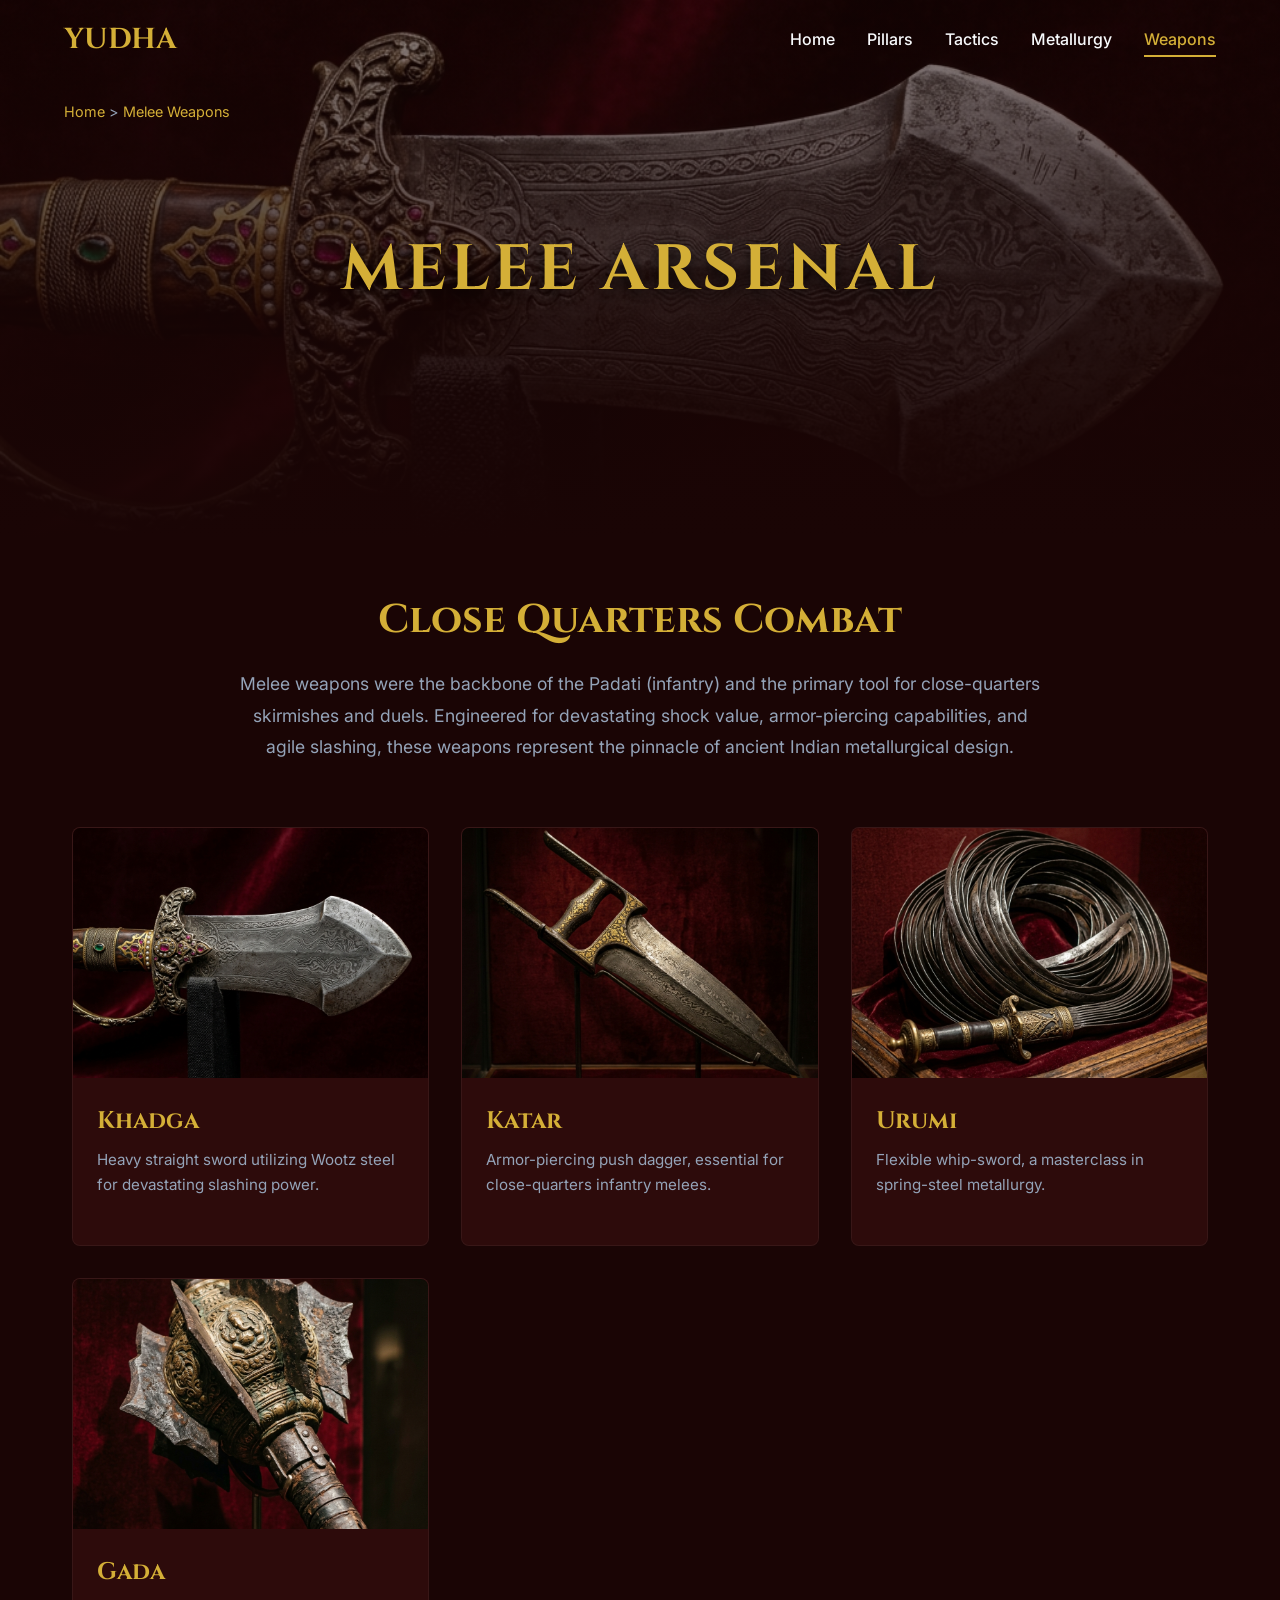
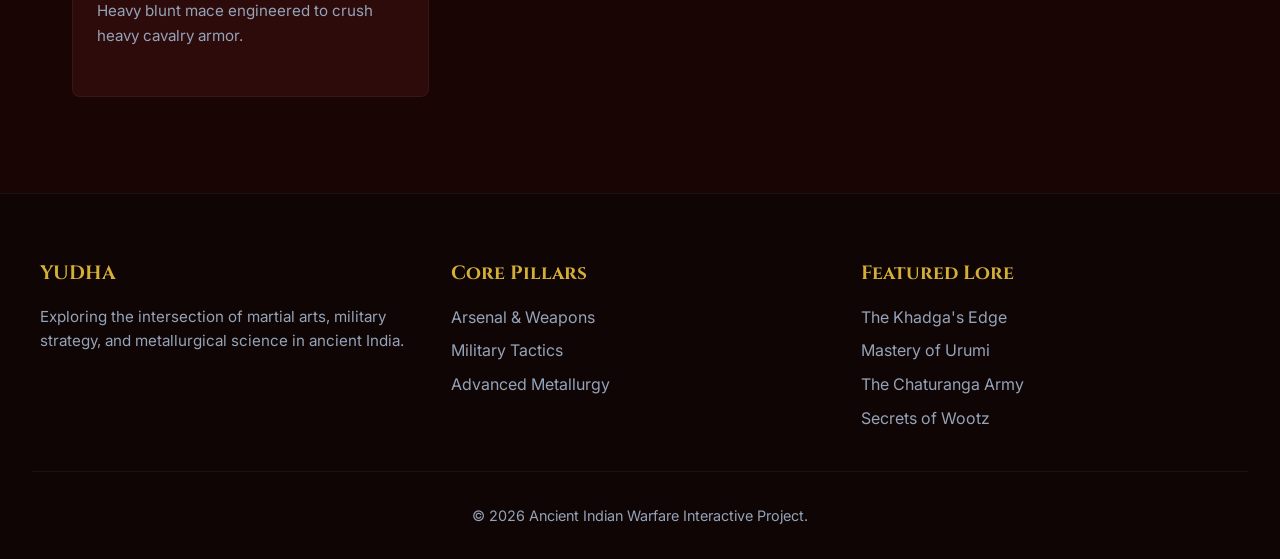
<file: ancient-indian-weapons/weapons/melee.html>
<!DOCTYPE html>
<html lang="en">
<head>
  <meta charset="UTF-8">
  <meta name="viewport" content="width=device-width, initial-scale=1.0">
  <title>Melee Weapons | Ancient Indian Weapons</title>
  <meta name="description" content="Explore ancient Indian melee weapons like the Khadga, Katar, Urumi, and Gada.">
  
  <link rel="preconnect" href="https://fonts.googleapis.com">
  <link rel="preconnect" href="https://fonts.gstatic.com" crossorigin="anonymous">
  <link href="https://fonts.googleapis.com/css2?family=Cinzel:wght@400;700&family=Inter:wght@300;400;500;700&display=swap" rel="stylesheet">
  
  <link href="https://unpkg.com/aos@2.3.1/dist/aos.css" rel="stylesheet">
  <link rel="stylesheet" href="../css/styles.css">
  <link rel="stylesheet" href="../css/animations.css">
</head>
<body>
  <div id="loader"><div class="spinner"></div></div>

  <nav class="navbar">
    <a href="../index.html" class="nav-brand glow-on-hover">YUDHA</a>
    <div class="hamburger">☰</div>
    <ul class="nav-links">
      <li><a href="../index.html" class="nav-link">Home</a></li>
      <li><a href="../index.html#pillars" class="nav-link">Pillars</a></li>
      <li><a href="../tactics.html" class="nav-link">Tactics</a></li>
      <li><a href="../metallurgy.html" class="nav-link">Metallurgy</a></li>
      <li><a href="../weapons.html" class="nav-link active">Weapons</a></li>
    </ul>
  </nav>

  <header class="weapon-header parallax-bg" style="background-image: url('../assets/images/khadga.png');">
    <div class="breadcrumb"><a href="../index.html">Home</a> &gt; <span class="text-accent">Melee Weapons</span></div>
    <h1 class="weapon-title" data-aos="zoom-in" data-aos-duration="1000">Melee Arsenal</h1>
  </header>

  <main class="container" style="padding-bottom: 6rem;">
    <div class="text-center" style="max-width: 800px; margin: 0 auto 4rem; text-align: center;" data-aos="fade-up">
      <h2 class="text-accent" style="font-size: 2.5rem; margin-bottom: 1rem; font-family: var(--font-heading);">Close Quarters Combat</h2>
      <p style="font-size: 1.1rem; color: var(--text-muted); line-height: 1.8;">
        Melee weapons were the backbone of the Padati (infantry) and the primary tool for close-quarters skirmishes and duels. 
        Engineered for devastating shock value, armor-piercing capabilities, and agile slashing, these weapons represent the pinnacle of ancient Indian metallurgical design.
      </p>
    </div>

    <div class="grid-3">
      <a href="khadga.html" class="card" data-aos="fade-up" data-aos-delay="100">
        <div class="card-img-wrapper"><img src="../assets/images/khadga.png" alt="Khadga Sword" class="card-img"></div>
        <div class="card-body">
          <h3 class="card-title">Khadga</h3>
          <p class="card-text">Heavy straight sword utilizing Wootz steel for devastating slashing power.</p>
        </div>
      </a>
      
      <a href="katar.html" class="card" data-aos="fade-up" data-aos-delay="200">
        <div class="card-img-wrapper"><img src="../assets/images/katar.png" alt="Katar Dagger" class="card-img"></div>
        <div class="card-body">
          <h3 class="card-title">Katar</h3>
          <p class="card-text">Armor-piercing push dagger, essential for close-quarters infantry melees.</p>
        </div>
      </a>

      <a href="urumi.html" class="card" data-aos="fade-up" data-aos-delay="300">
        <div class="card-img-wrapper"><img src="../assets/images/urumi.png" alt="Urumi" class="card-img"></div>
        <div class="card-body">
          <h3 class="card-title">Urumi</h3>
          <p class="card-text">Flexible whip-sword, a masterclass in spring-steel metallurgy.</p>
        </div>
      </a>

      <a href="gada.html" class="card" data-aos="fade-up" data-aos-delay="400">
        <div class="card-img-wrapper"><img src="../assets/images/gada.png" alt="Gada Mace" class="card-img"></div>
        <div class="card-body">
          <h3 class="card-title">Gada</h3>
          <p class="card-text">Heavy blunt mace engineered to crush heavy cavalry armor.</p>
        </div>
      </a>
    </div>
  </main>

  <footer>
    <div class="footer-content">
      <div class="footer-col">
        <h3 class="footer-title">YUDHA</h3>
        <p class="text-muted" style="font-size: 0.95rem;">Exploring the intersection of martial arts, military strategy, and metallurgical science in ancient India.</p>
      </div>
      <div class="footer-col">
        <h3 class="footer-title">Core Pillars</h3>
        <ul class="footer-links">
          <li><a href="../weapons.html">Arsenal &amp; Weapons</a></li>
          <li><a href="../tactics.html">Military Tactics</a></li>
          <li><a href="../metallurgy.html">Advanced Metallurgy</a></li>
        </ul>
      </div>
      <div class="footer-col">
        <h3 class="footer-title">Featured Lore</h3>
        <ul class="footer-links">
          <li><a href="khadga.html">The Khadga's Edge</a></li>
          <li><a href="urumi.html">Mastery of Urumi</a></li>
          <li><a href="../tactics.html">The Chaturanga Army</a></li>
          <li><a href="../metallurgy.html">Secrets of Wootz</a></li>
        </ul>
      </div>
    </div>
    <div class="footer-bottom">
      &copy; 2026 Ancient Indian Warfare Interactive Project.
    </div>
  </footer>

  <button id="backToTop" class="back-to-top" title="Back to Top">&uarr;</button>

  <script src="https://unpkg.com/aos@2.3.1/dist/aos.js"></script>
  <script src="../js/main.js"></script>
  <script src="../js/scroll-animations.js"></script>
</body>
</html>
</file>
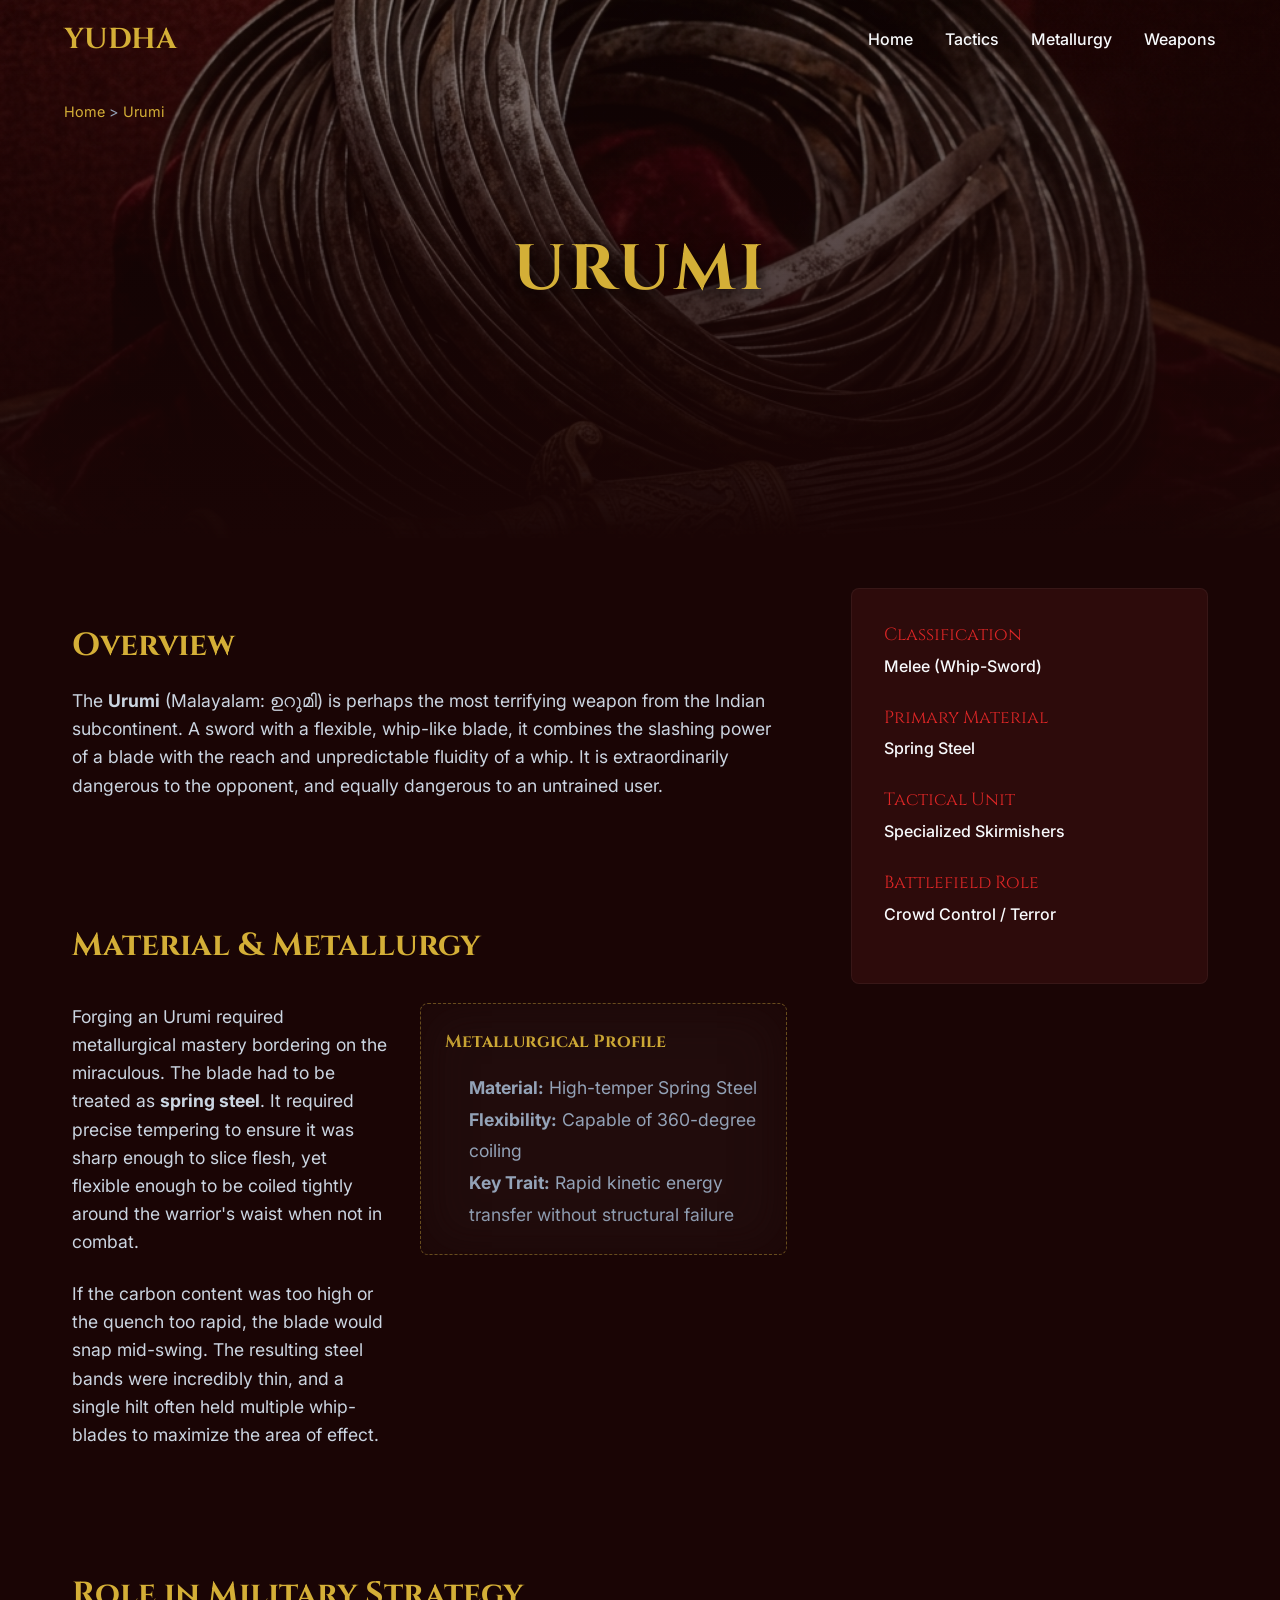
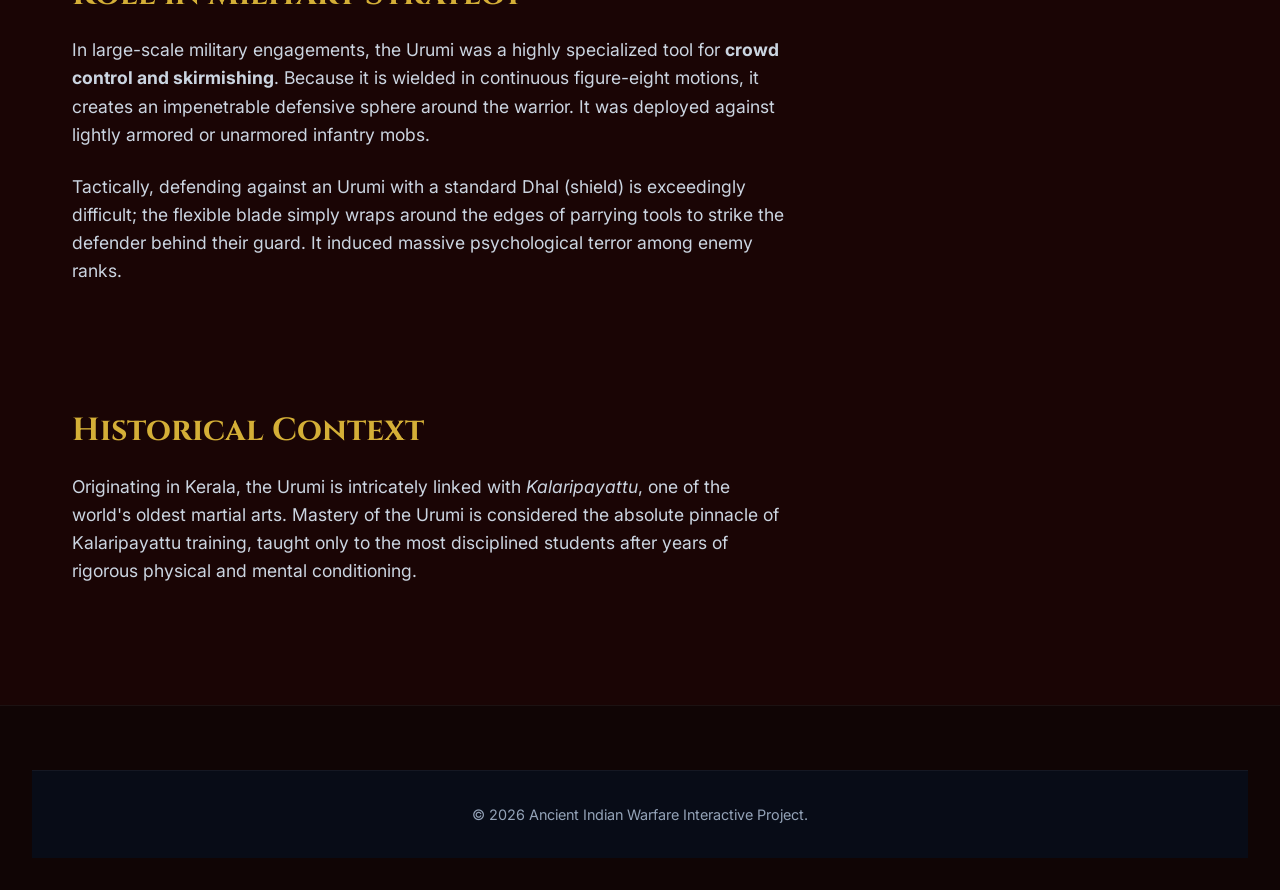
<file: ancient-indian-weapons/weapons/urumi.html>
<!DOCTYPE html>
<html lang="en">
<head>
  <meta charset="UTF-8">
  <meta name="viewport" content="width=device-width, initial-scale=1.0">
  <title>Urumi (Whip Sword) | Ancient Indian Weapons</title>
  
  <link rel="preconnect" href="https://fonts.googleapis.com">
  <link rel="preconnect" href="https://fonts.gstatic.com" crossorigin>
  <link href="https://fonts.googleapis.com/css2?family=Cinzel:wght@400;700&family=Inter:wght@300;400;500;700&display=swap" rel="stylesheet">
  
  <link href="https://unpkg.com/aos@2.3.1/dist/aos.css" rel="stylesheet">
  <link rel="stylesheet" href="../css/styles.css">
  <link rel="stylesheet" href="../css/animations.css">
</head>
<body>
  <div id="loader"><div class="spinner"></div></div>

  <nav class="navbar">
    <a href="../index.html" class="nav-brand glow-on-hover">YUDHA</a>
    <div class="hamburger">☰</div>
    <ul class="nav-links">
      <li><a href="../index.html" class="nav-link">Home</a></li>
      <li><a href="../tactics.html" class="nav-link">Tactics</a></li>
      <li><a href="../metallurgy.html" class="nav-link">Metallurgy</a></li>
      <li><a href="../weapons.html" class="nav-link">Weapons</a></li>
    </ul>
  </nav>

  <header class="weapon-header parallax-bg" style="background-image: url('../assets/images/urumi.png');">
    <div class="breadcrumb"><a href="../index.html">Home</a> &gt; <span class="text-accent">Urumi</span></div>
    <h1 class="weapon-title" data-aos="zoom-in" data-aos-duration="1000">Urumi</h1>
  </header>

  <main class="container" style="padding-bottom: 6rem;">
    <div class="weapon-content">
      <div class="weapon-main">
        <section data-aos="fade-up" style="padding: 0 0 4rem 0;">
          <h2>Overview</h2>
          <p>The <strong>Urumi</strong> (Malayalam: ഉറുമി) is perhaps the most terrifying weapon from the Indian subcontinent. A sword with a flexible, whip-like blade, it combines the slashing power of a blade with the reach and unpredictable fluidity of a whip. It is extraordinarily dangerous to the opponent, and equally dangerous to an untrained user.</p>
        </section>
        
        <section data-aos="fade-up" style="padding: 0 0 4rem 0;">
          <h2>Material & Metallurgy</h2>
          <div class="split-layout" style="gap: 2rem; margin-top: 2rem; align-items: flex-start;">
            <div class="split-text">
              <p>Forging an Urumi required metallurgical mastery bordering on the miraculous. The blade had to be treated as <strong>spring steel</strong>. It required precise tempering to ensure it was sharp enough to slice flesh, yet flexible enough to be coiled tightly around the warrior's waist when not in combat.</p>
              <p style="margin-top: 1rem;">If the carbon content was too high or the quench too rapid, the blade would snap mid-swing. The resulting steel bands were incredibly thin, and a single hilt often held multiple whip-blades to maximize the area of effect.</p>
            </div>
            <div class="split-img diagram-box card-metallic" style="box-shadow: none;">
              <h4 class="text-accent">Metallurgical Profile</h4>
              <ul style="color: var(--text-muted); margin-top: 1rem; padding-left: 1.5rem; line-height: 1.8;">
                <li><strong>Material:</strong> High-temper Spring Steel</li>
                <li><strong>Flexibility:</strong> Capable of 360-degree coiling</li>
                <li><strong>Key Trait:</strong> Rapid kinetic energy transfer without structural failure</li>
              </ul>
            </div>
          </div>
        </section>

        <section data-aos="fade-up" style="padding: 0 0 4rem 0;">
          <h2>Role in Military Strategy</h2>
          <p>In large-scale military engagements, the Urumi was a highly specialized tool for <strong>crowd control and skirmishing</strong>. Because it is wielded in continuous figure-eight motions, it creates an impenetrable defensive sphere around the warrior. It was deployed against lightly armored or unarmored infantry mobs.</p>
          <p style="margin-top: 1rem;">Tactically, defending against an Urumi with a standard Dhal (shield) is exceedingly difficult; the flexible blade simply wraps around the edges of parrying tools to strike the defender behind their guard. It induced massive psychological terror among enemy ranks.</p>
        </section>

        <section data-aos="fade-up" style="padding: 0;">
          <h2>Historical Context</h2>
          <p>Originating in Kerala, the Urumi is intricately linked with <em>Kalaripayattu</em>, one of the world's oldest martial arts. Mastery of the Urumi is considered the absolute pinnacle of Kalaripayattu training, taught only to the most disciplined students after years of rigorous physical and mental conditioning.</p>
        </section>
      </div>

      <aside class="weapon-sidebar" data-aos="fade-left">
        <div class="sidebar-stat">
          <div class="sidebar-stat-title">Classification</div>
          <div class="sidebar-stat-val">Melee (Whip-Sword)</div>
        </div>
        <div class="sidebar-stat">
          <div class="sidebar-stat-title">Primary Material</div>
          <div class="sidebar-stat-val">Spring Steel</div>
        </div>
        <div class="sidebar-stat">
          <div class="sidebar-stat-title">Tactical Unit</div>
          <div class="sidebar-stat-val">Specialized Skirmishers</div>
        </div>
        <div class="sidebar-stat">
          <div class="sidebar-stat-title">Battlefield Role</div>
          <div class="sidebar-stat-val">Crowd Control / Terror</div>
        </div>
      </aside>
    </div>
  </main>

  <footer>
    <div class="footer-bottom" style="margin-top: 0; padding: 2rem; text-align: center; color: var(--text-muted); border-top: 1px solid rgba(255,255,255,0.05); background: #080c17;">
      &copy; 2026 Ancient Indian Warfare Interactive Project.
    </div>
  </footer>

  <button id="backToTop" class="back-to-top" title="Back to Top">&uarr;</button>

  <script src="https://unpkg.com/aos@2.3.1/dist/aos.js"></script>
  <script src="../js/scroll-animations.js"></script>
  <script src="../js/main.js"></script>
</body>
</html>
</file>
<file: ancient-indian-weapons/css/styles.css>
:root {
  --bg-primary: #1a0505; /* Dark red/black */
  --bg-secondary: #2d0b0b;
  --accent: #d4af37; /* Gold */
  --accent-hover: #fcd34d;
  --secondary: #dc2626; /* Crimson tone */
  --text-main: #f8fafc;
  --text-muted: #94a3b8;
  --font-heading: 'Cinzel', serif;
  --font-body: 'Inter', sans-serif;
  --nav-height: 80px;
}

* { margin: 0; padding: 0; box-sizing: border-box; }

body {
  font-family: var(--font-body);
  background-color: var(--bg-primary);
  color: var(--text-main);
  line-height: 1.6;
  overflow-x: hidden;
}

h1, h2, h3, h4, h5, h6 { font-family: var(--font-heading); font-weight: 700; }
a { color: inherit; text-decoration: none; }
ul { list-style: none; }
img { max-width: 100%; height: auto; display: block; }

.text-accent { color: var(--accent); }
.text-secondary { color: var(--secondary); }
.text-muted { color: var(--text-muted); }

/* Metallic & Special text effects */
.text-metallic {
  background: linear-gradient(to right, #bf953f, #fcf6ba, #b38728, #fbf5b7, #aa771c);
  -webkit-background-clip: text;
  background-clip: text;
  color: transparent;
  text-shadow: 0 0 10px rgba(212, 175, 55, 0.2);
}

.section-title { font-size: 2.5rem; text-align: center; margin-bottom: 3rem; position: relative; }
.section-title::after {
  content: '';
  position: absolute;
  bottom: -10px;
  left: 50%;
  transform: translateX(-50%);
  width: 60px;
  height: 3px;
  background-color: var(--accent);
}

.container { max-width: 1200px; margin: 0 auto; padding: 0 2rem; }
section { padding: 6rem 0; }

/* Navbar */
.navbar {
  position: fixed;
  top: 0; left: 0; width: 100%;
  height: var(--nav-height);
  display: flex;
  align-items: center;
  justify-content: space-between;
  padding: 0 4rem;
  z-index: 1000;
  transition: all 0.3s ease;
  background: transparent;
}
.navbar.scrolled { background: rgba(26, 5, 5, 0.95); backdrop-filter: blur(10px); box-shadow: 0 4px 20px rgba(0,0,0,0.5); border-bottom: 1px solid rgba(212,175,55,0.1); }
.nav-brand { font-family: var(--font-heading); font-size: 1.8rem; color: var(--accent); font-weight: bold; }
.nav-links { display: flex; gap: 2rem; }
.nav-link { position: relative; padding: 0.5rem 0; font-weight: 500; transition: color 0.3s ease; }
.nav-link:hover, .nav-link.active { color: var(--accent); }
.nav-link::after {
  content: ''; position: absolute; bottom: 0; left: 0; width: 0; height: 2px;
  background-color: var(--accent); transition: width 0.3s ease;
}
.nav-link:hover::after, .nav-link.active::after { width: 100%; }
.hamburger { display: none; cursor: pointer; font-size: 1.5rem; color: var(--text-main); user-select: none; }

@media (max-width: 768px) {
  .navbar { padding: 0 2rem; background: rgba(26, 5, 5, 0.95); backdrop-filter: blur(10px); }
  .nav-links {
    position: fixed; top: var(--nav-height); right: -100%;
    width: 250px; height: calc(100vh - var(--nav-height));
    background: var(--bg-secondary);
    flex-direction: column; align-items: center; padding-top: 2rem;
    transition: right 0.4s ease; box-shadow: -5px 0 15px rgba(0,0,0,0.5);
  }
  .nav-links.active { right: 0; }
  .hamburger { display: block; }
}

.btn {
  display: inline-block; padding: 0.8rem 2rem;
  background: transparent; color: var(--accent);
  border: 2px solid var(--accent); border-radius: 4px;
  font-family: var(--font-heading); font-weight: bold;
  text-transform: uppercase; letter-spacing: 1px;
  transition: all 0.3s ease; cursor: pointer;
}
.btn:hover { background: var(--accent); color: var(--bg-primary); }
.btn-primary { background: var(--accent); color: var(--bg-primary); }
.btn-primary:hover { background: var(--accent-hover); border-color: var(--accent-hover); box-shadow: 0 0 15px rgba(212, 175, 55, 0.5); }

/* Hero */
.hero {
  height: 100vh;
  display: flex; align-items: center; justify-content: center;
  text-align: center; position: relative;
  background: linear-gradient(rgba(26, 5, 5, 0.85), rgba(26, 5, 5, 0.95)), url('../assets/images/hero-bg.jpg') center/cover;
  background-attachment: fixed;
}
.hero-content { z-index: 1; max-width: 900px; padding: 0 2rem; }
.hero-title { font-size: 4.5rem; margin-bottom: 1rem; color: var(--accent); text-shadow: 0 4px 20px rgba(0,0,0,0.8); }
.hero-subtitle { font-size: 1.5rem; margin-bottom: 2rem; color: var(--text-main); letter-spacing: 3px; font-weight: 300; }

/* Grid & Cards */
.grid-3 { display: grid; grid-template-columns: repeat(auto-fit, minmax(300px, 1fr)); gap: 2rem; }
.card {
  background: var(--bg-secondary);
  border-radius: 8px; overflow: hidden;
  border: 1px solid rgba(255,255,255,0.05);
  transition: transform 0.4s ease, box-shadow 0.4s ease;
  position: relative;
}
.card:hover {
  transform: translateY(-10px);
  box-shadow: 0 15px 30px rgba(0,0,0,0.5), 0 0 15px rgba(212, 175, 55, 0.2);
  border-color: rgba(212, 175, 55, 0.3);
}
.card-img-wrapper { height: 250px; overflow: hidden; }
.card-img { width: 100%; height: 100%; object-fit: cover; transition: transform 0.6s ease; }
.card:hover .card-img { transform: scale(1.1); }
.card-body { padding: 1.5rem; }
.card-title { font-size: 1.5rem; margin-bottom: 0.5rem; color: var(--accent); }
.card-text { color: var(--text-muted); font-size: 0.95rem; margin-bottom: 1.5rem; }

/* Pillars & Metallic Elements */
.pillar-card {
  text-align: center;
  padding: 3rem 2rem;
  border-radius: 8px;
  background: var(--bg-secondary);
  border: 1px solid rgba(255,255,255,0.05);
  transition: transform 0.4s, box-shadow 0.4s;
  display: block;
}
.pillar-card:hover {
  transform: translateY(-10px);
  box-shadow: 0 15px 30px rgba(0,0,0,0.5), 0 0 15px rgba(212, 175, 55, 0.2);
  border-color: var(--accent);
}
.pillar-icon {
  font-size: 3rem;
  color: var(--accent);
  margin-bottom: 1.5rem;
}

.card-metallic {
  background: linear-gradient(135deg, rgba(55,20,20,1) 0%, rgba(30,10,10,1) 100%);
  border: 1px solid rgba(191, 149, 63, 0.3);
}
.diagram-box {
  background: rgba(255,255,255,0.03);
  border: 1px dashed rgba(212, 175, 55, 0.4);
  padding: 1.5rem;
  border-radius: 8px;
  position: relative;
  transition: border-color 0.3s ease;
}
.diagram-box:hover {
  border-color: var(--accent);
  background: rgba(255,255,255,0.05);
}

.war-map {
  background: url('../assets/images/index.jpeg') center/cover;
  border-radius: 8px;
  position: relative;
  overflow: hidden;
}
.war-map::after {
  content: '';
  position: absolute; inset: 0;
  background: rgba(26, 5, 5, 0.85);
}

/* Timeline */
.timeline { position: relative; max-width: 800px; margin: 0 auto; padding: 2rem 0; }
.timeline::before {
  content: ''; position: absolute; left: 50%; top: 0; bottom: 0;
  width: 2px; background: rgba(212,175,55,0.3); transform: translateX(-50%);
}
.timeline-item { margin-bottom: 3rem; position: relative; width: 50%; padding-right: 3rem; }
.timeline-item:nth-child(even) { left: 50%; padding-left: 3rem; padding-right: 0; }
.timeline-dot {
  position: absolute; right: -8px; top: 0; width: 16px; height: 16px;
  background: var(--accent); border-radius: 50%; box-shadow: 0 0 10px var(--accent);
}
.timeline-item:nth-child(even) .timeline-dot { left: -8px; right: auto; }
.timeline-content {
  background: var(--bg-secondary); padding: 1.5rem; border-radius: 8px;
  border: 1px solid rgba(255,255,255,0.05);
}

@media (max-width: 768px) {
  .hero-title { font-size: 2.5rem; }
  .timeline::before { left: 20px; }
  .timeline-item, .timeline-item:nth-child(even) { width: 100%; padding-left: 50px; padding-right: 0; left: 0; }
  .timeline-dot, .timeline-item:nth-child(even) .timeline-dot { left: 12px; right: auto; }
}

/* Layout Elements */
.split-layout { display: flex; align-items: center; gap: 4rem; }
.split-text { flex: 1; }
.split-img { flex: 1; border-radius: 8px; overflow: hidden; box-shadow: 0 20px 40px rgba(0,0,0,0.6); position: relative;}
.split-img::after {
  content: ''; position: absolute; inset: 0;
  box-shadow: inset 0 0 50px rgba(26, 5, 5, 0.8); pointer-events: none;
}
@media (max-width: 900px) { .split-layout { flex-direction: column; } }

/* Footer */
footer { background: #100505; padding: 4rem 2rem 2rem; border-top: 1px solid rgba(255,255,255,0.05); }
.footer-content { display: flex; justify-content: space-between; flex-wrap: wrap; gap: 2rem; max-width: 1200px; margin: 0 auto; }
.footer-col { flex: 1; min-width: 200px; }
.footer-title { font-size: 1.2rem; color: var(--accent); margin-bottom: 1rem; }
.footer-links li { margin-bottom: 0.5rem; }
.footer-links a { color: var(--text-muted); transition: color 0.3s; }
.footer-links a:hover { color: var(--accent); }
.footer-bottom { text-align: center; padding-top: 2rem; margin-top: 2rem; border-top: 1px solid rgba(255,255,255,0.05); color: var(--text-muted); font-size: 0.9rem; }

/* Interactive Utilities */
.back-to-top {
  position: fixed; bottom: 30px; right: 30px; width: 45px; height: 45px;
  background: var(--accent); color: var(--bg-primary); border: none; border-radius: 50%;
  font-size: 1.5rem; cursor: pointer; display: flex; align-items: center; justify-content: center;
  opacity: 0; pointer-events: none; transition: opacity 0.3s, transform 0.3s; z-index: 999;
  box-shadow: 0 4px 10px rgba(0,0,0,0.5);
}
.back-to-top.visible { opacity: 1; pointer-events: auto; }
.back-to-top:hover { transform: translateY(-5px); box-shadow: 0 5px 15px rgba(212,175,55,0.4); }

/* Weapon/Sub-page Headers & Layout */
.weapon-header {
  height: 60vh; min-height: 400px;
  display: flex; align-items: center; justify-content: center; text-align: center;
  background-size: cover; background-position: center; background-attachment: fixed;
  position: relative; margin-bottom: 3rem;
}
.weapon-header::before {
  content: ''; position: absolute; inset: 0;
  background: linear-gradient(to bottom, rgba(26, 5, 5, 0.5), var(--bg-primary));
  z-index: 1;
}
.weapon-title { position: relative; z-index: 2; font-size: 4rem; color: var(--accent); text-transform: uppercase; letter-spacing: 4px; text-shadow: 0 4px 15px rgba(0,0,0,0.8); }

.weapon-content { display: grid; grid-template-columns: 2fr 1fr; gap: 4rem; }
.weapon-main { font-size: 1.1rem; color: #cbd5e1; }
.weapon-main h2 { color: var(--accent); margin: 2rem 0 1rem; font-size: 2rem; }
.weapon-main p { margin-bottom: 1.5rem; }
.weapon-sidebar { background: var(--bg-secondary); padding: 2rem; border-radius: 8px; border: 1px solid rgba(255,255,255,0.05); height: fit-content; position: sticky; top: 100px;}
.sidebar-stat { margin-bottom: 1.5rem; }
.sidebar-stat-title { font-family: var(--font-heading); color: var(--secondary); font-size: 1.1rem; margin-bottom: 0.3rem;}
.sidebar-stat-val { font-weight: 500; color: var(--text-main); }

@media (max-width: 900px) {
  .weapon-content { grid-template-columns: 1fr; }
  .weapon-sidebar { position: relative; top: 0; }
  .weapon-title { font-size: 3rem; }
}

.breadcrumb { position: absolute; top: 100px; left: 4rem; z-index: 10; font-size: 0.9rem; color: var(--text-muted); }
.breadcrumb a { color: var(--accent); transition: color 0.2s; }
.breadcrumb a:hover { color: var(--text-main); }
@media (max-width: 768px) { .breadcrumb { left: 2rem; } }
</file>
<file: ancient-indian-weapons/css/animations.css>
/* Base Page Animations */
body {
  animation: fadeIn 0.8s ease-out forwards;
}

@keyframes fadeIn {
  from { opacity: 0; transform: translateY(10px); }
  to { opacity: 1; transform: translateY(0); }
}

/* Hover Effects */
.glow-on-hover {
  transition: text-shadow 0.3s ease;
}
.glow-on-hover:hover {
  text-shadow: 0 0 12px var(--accent);
}

/* Loader Animation */
#loader {
  position: fixed; inset: 0;
  background: var(--bg-primary);
  z-index: 9999;
  display: flex; justify-content: center; align-items: center;
  transition: opacity 0.5s ease;
}
.spinner {
  width: 60px; height: 60px;
  border: 4px solid rgba(212, 175, 55, 0.2);
  border-top-color: var(--accent);
  border-radius: 50%;
  animation: spin 1s linear infinite;
}
@keyframes spin { 100% { transform: rotate(360deg); } }

/* Optional Parallax enhancement class */
.parallax-bg {
  background-attachment: fixed;
  background-position: center;
  background-repeat: no-repeat;
  background-size: cover;
}

/* Micro-animations for text */
.text-reveal {
  overflow: hidden;
}
.text-reveal > span {
  display: block;
  transform: translateY(100%);
  animation: reveal 0.8s cubic-bezier(0.77, 0, 0.175, 1) forwards;
}
@keyframes reveal {
  to { transform: translateY(0); }
}
</file>
